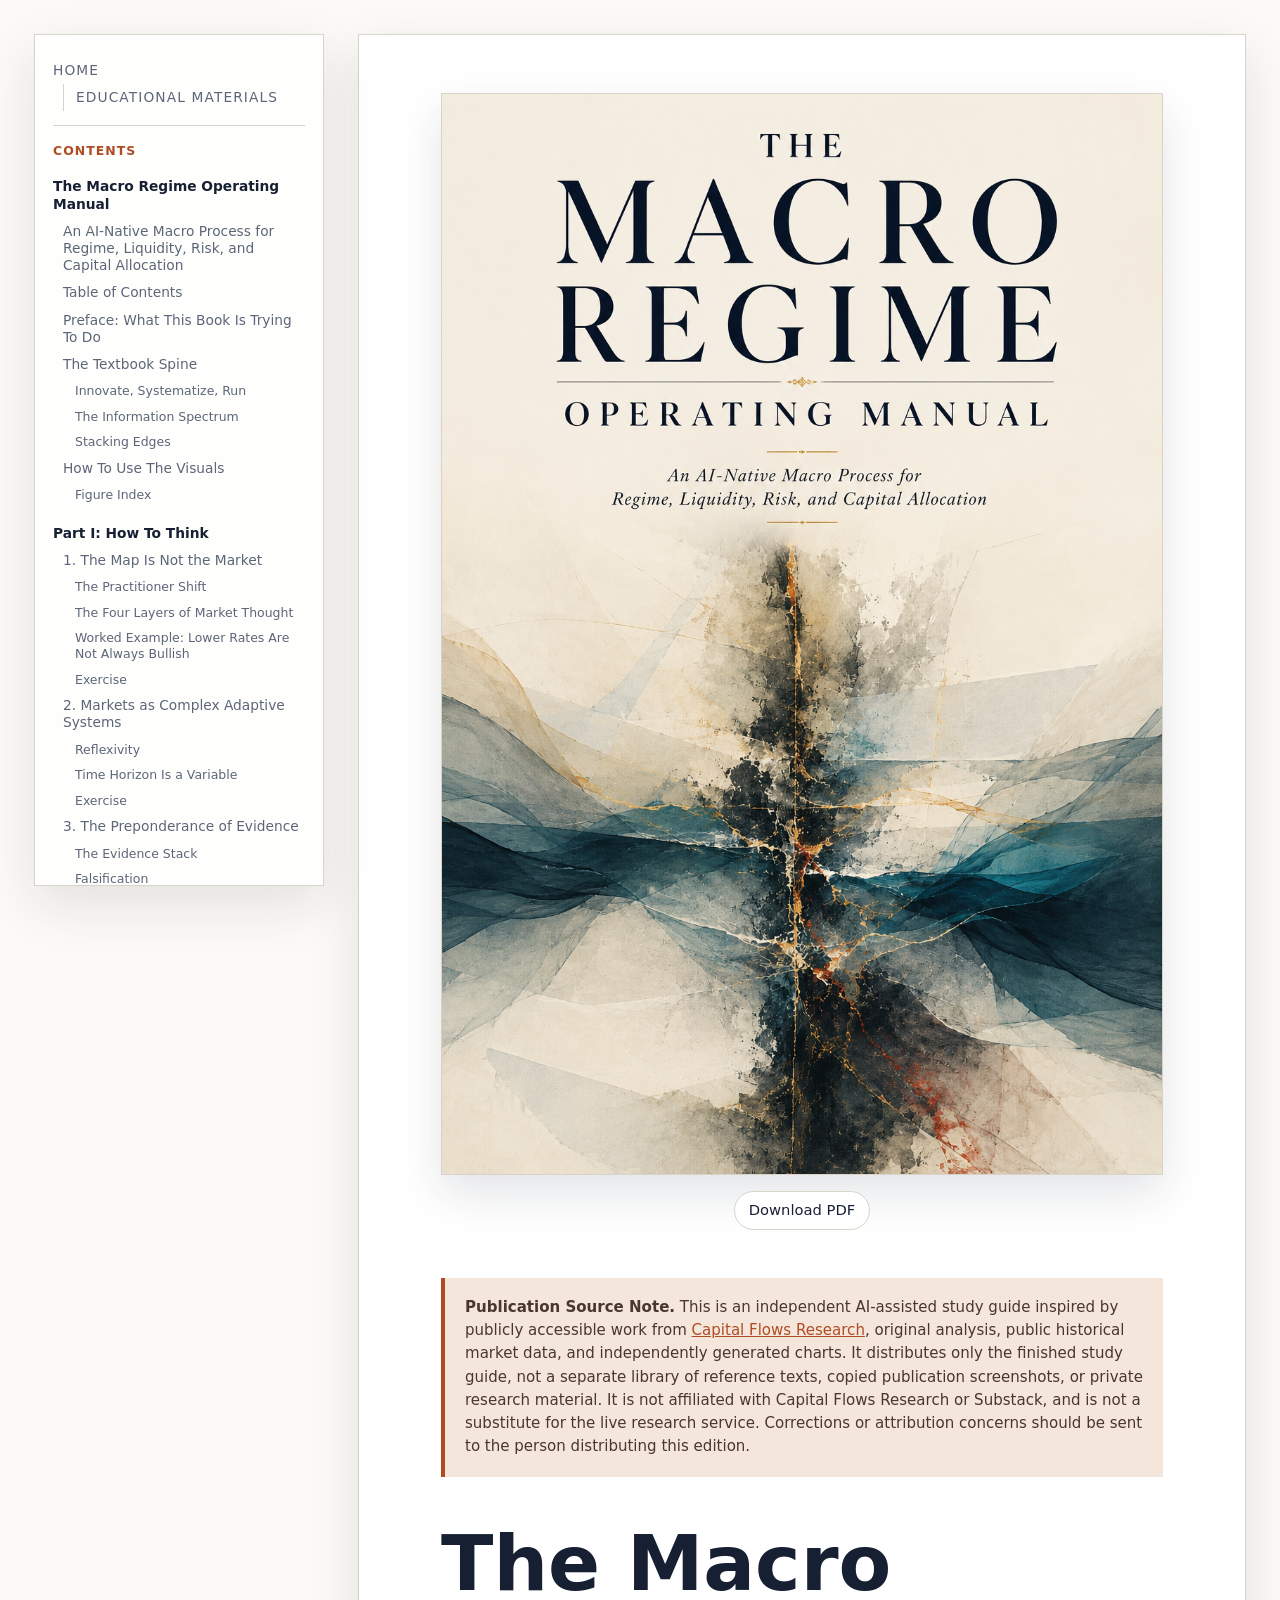
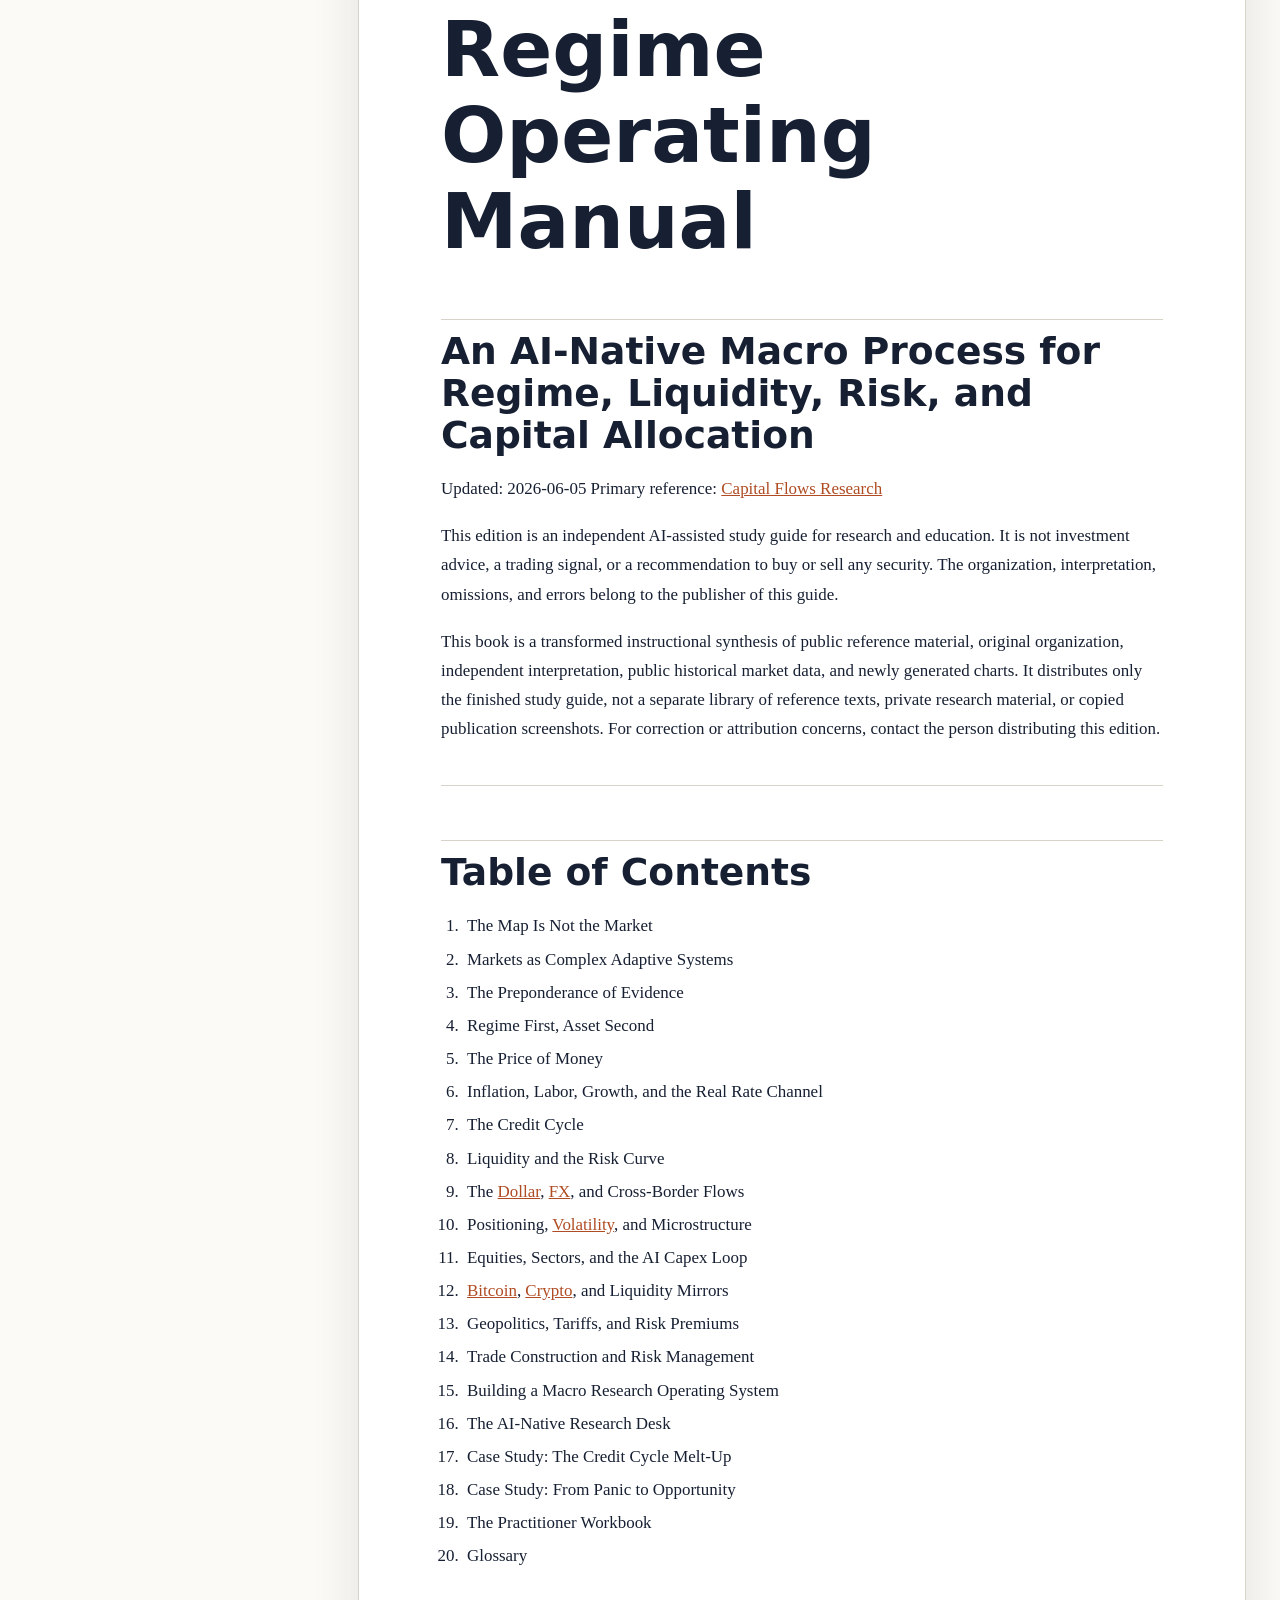
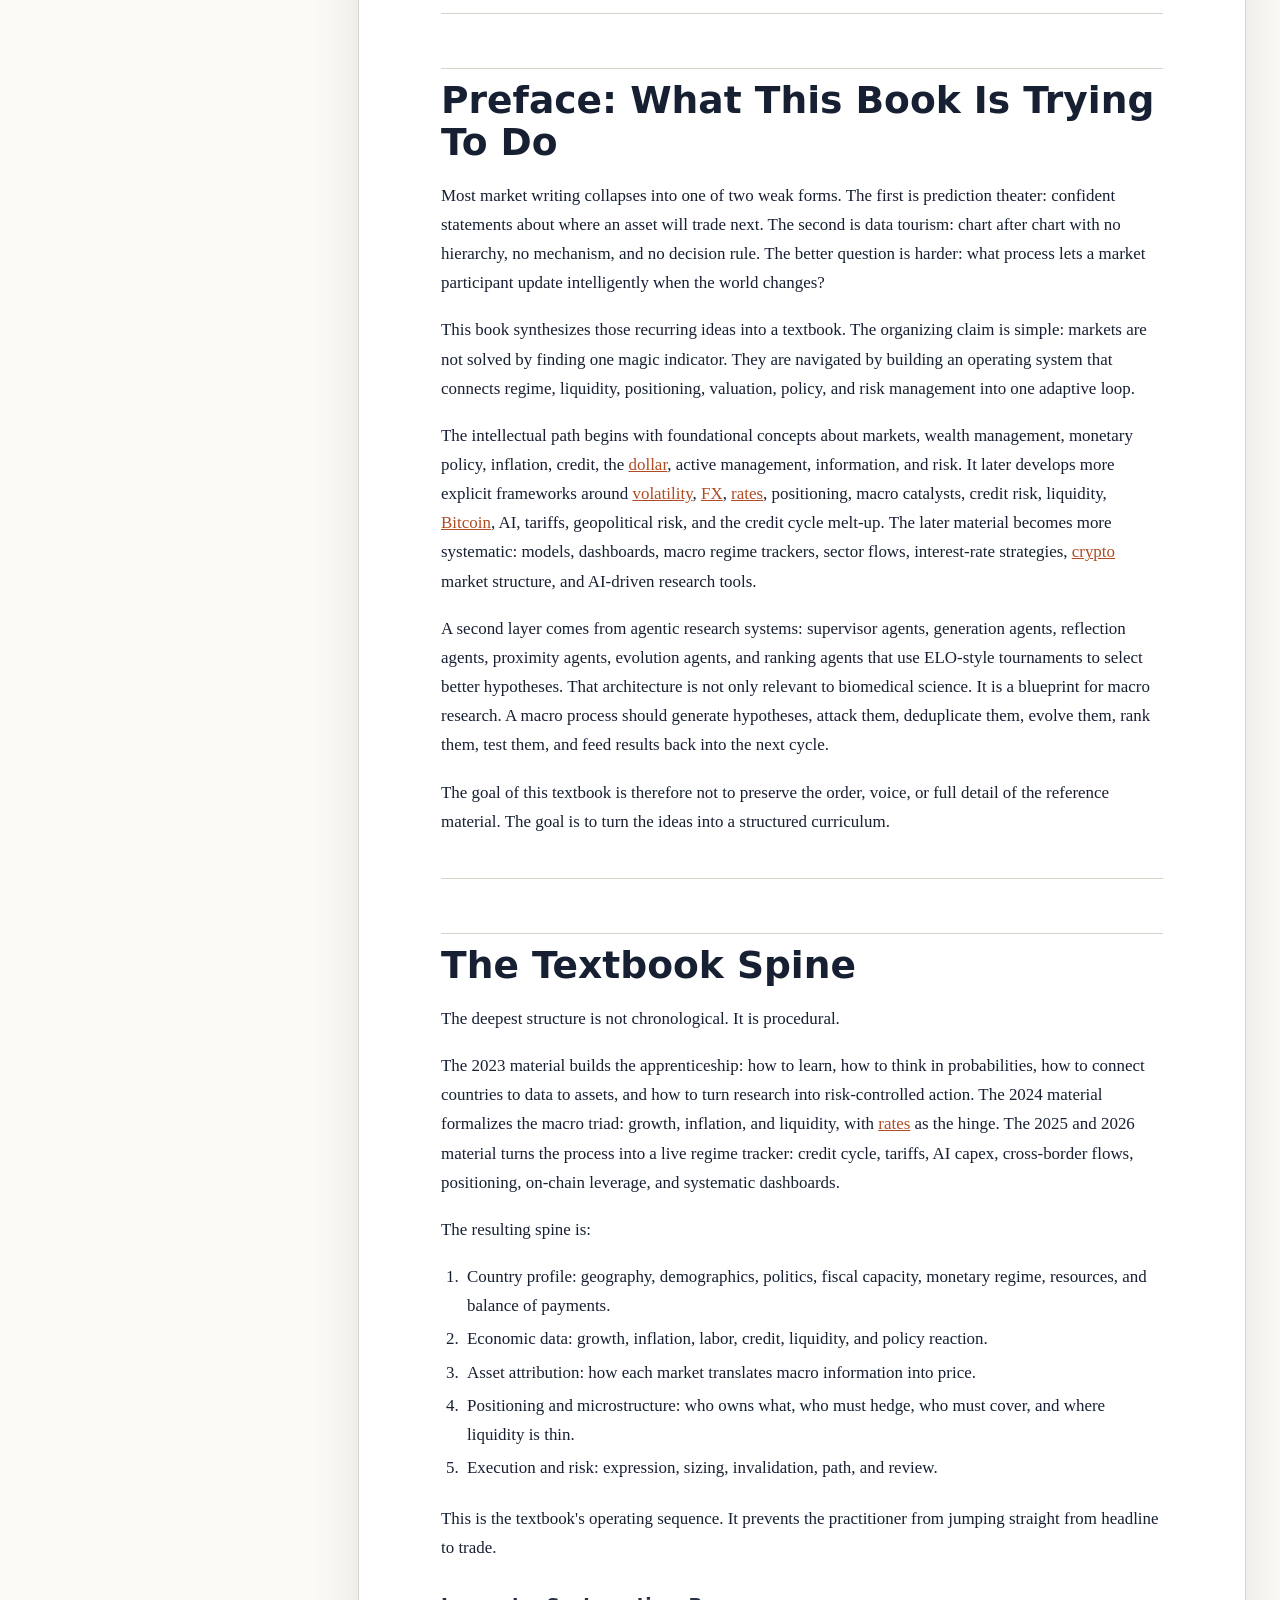
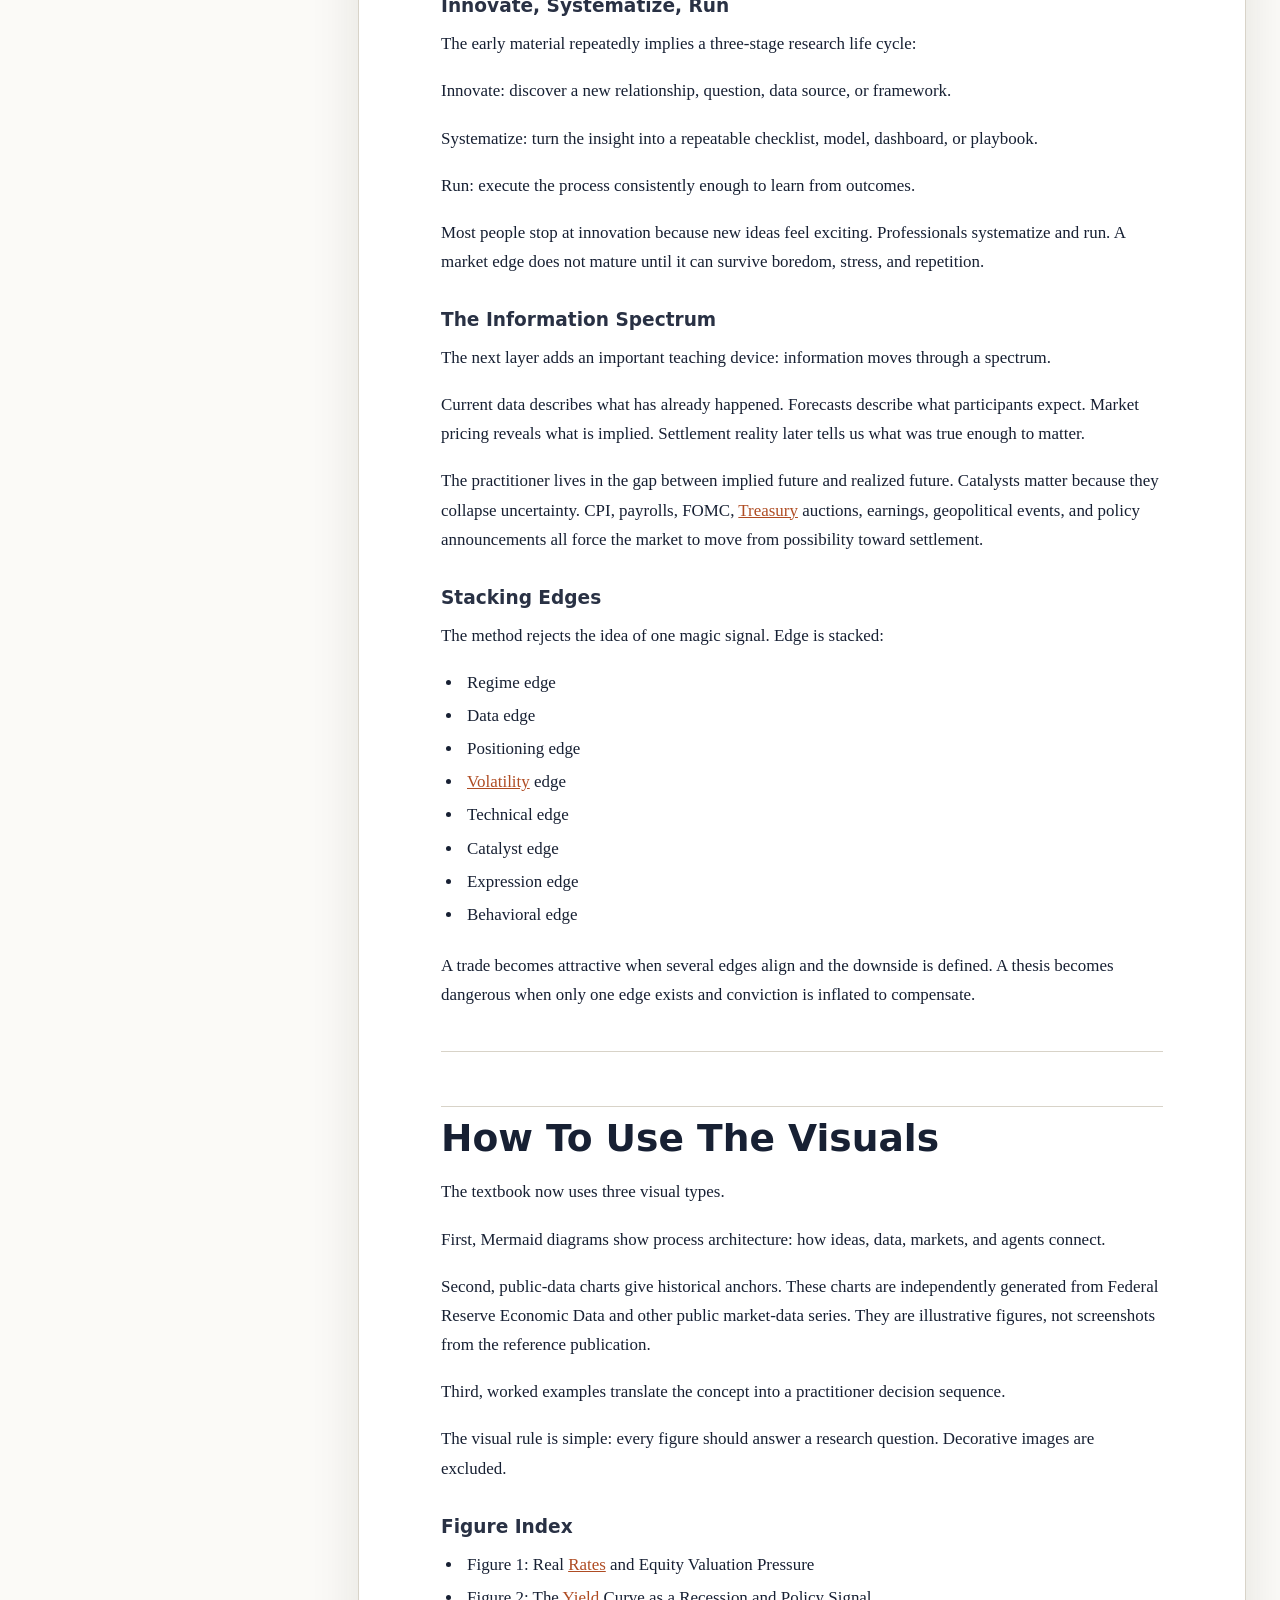
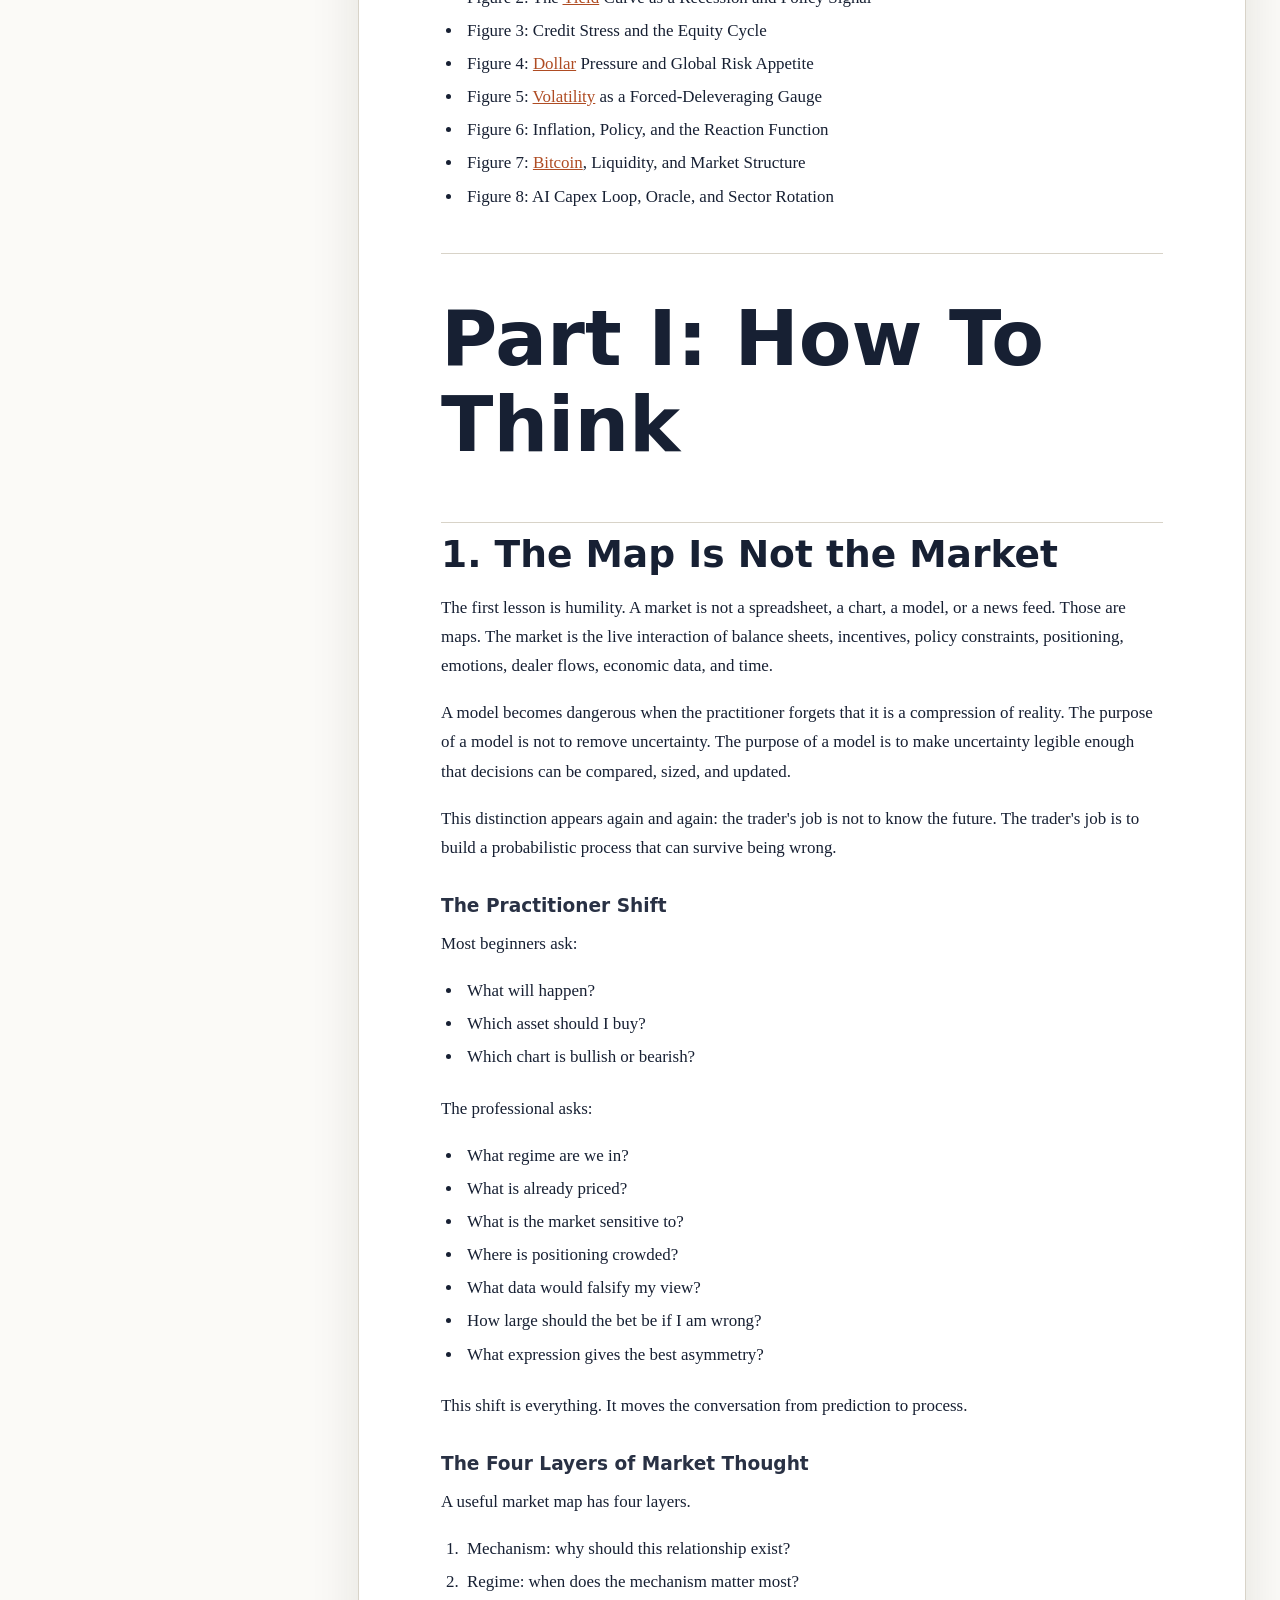
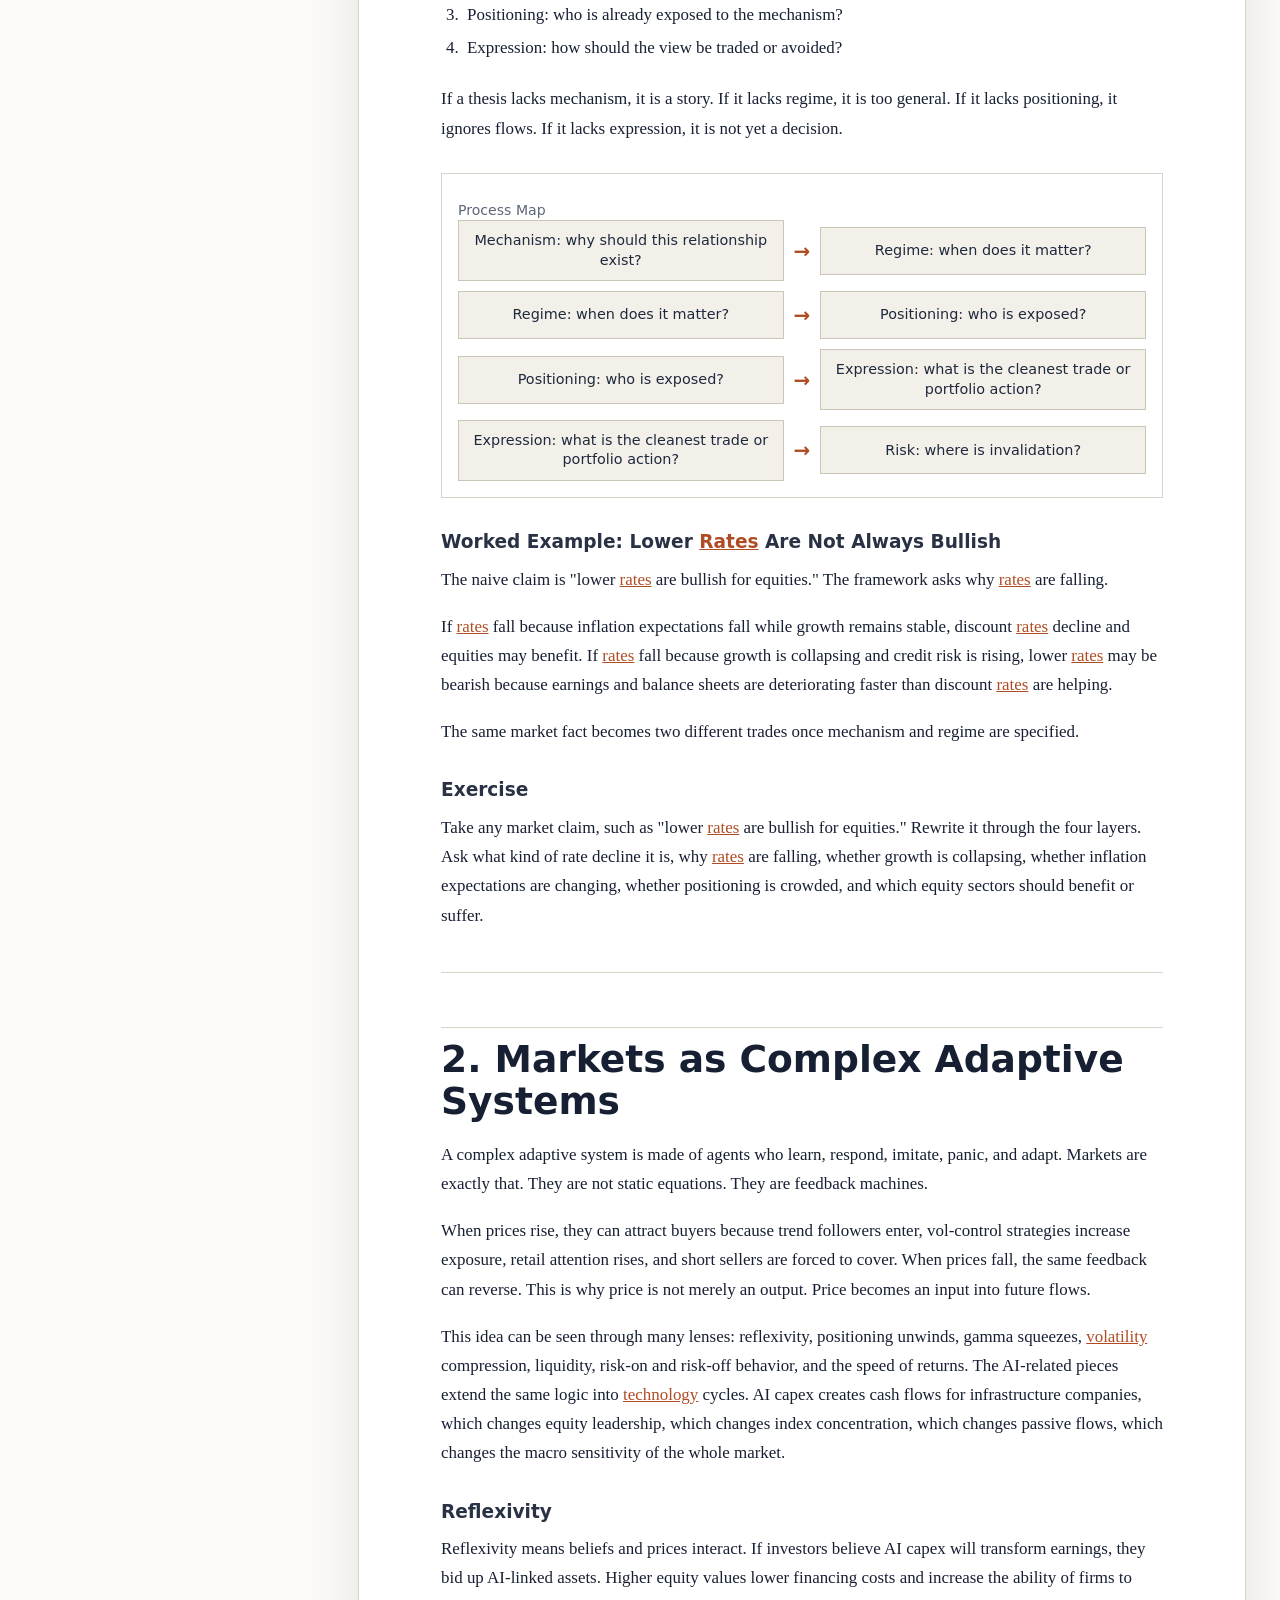
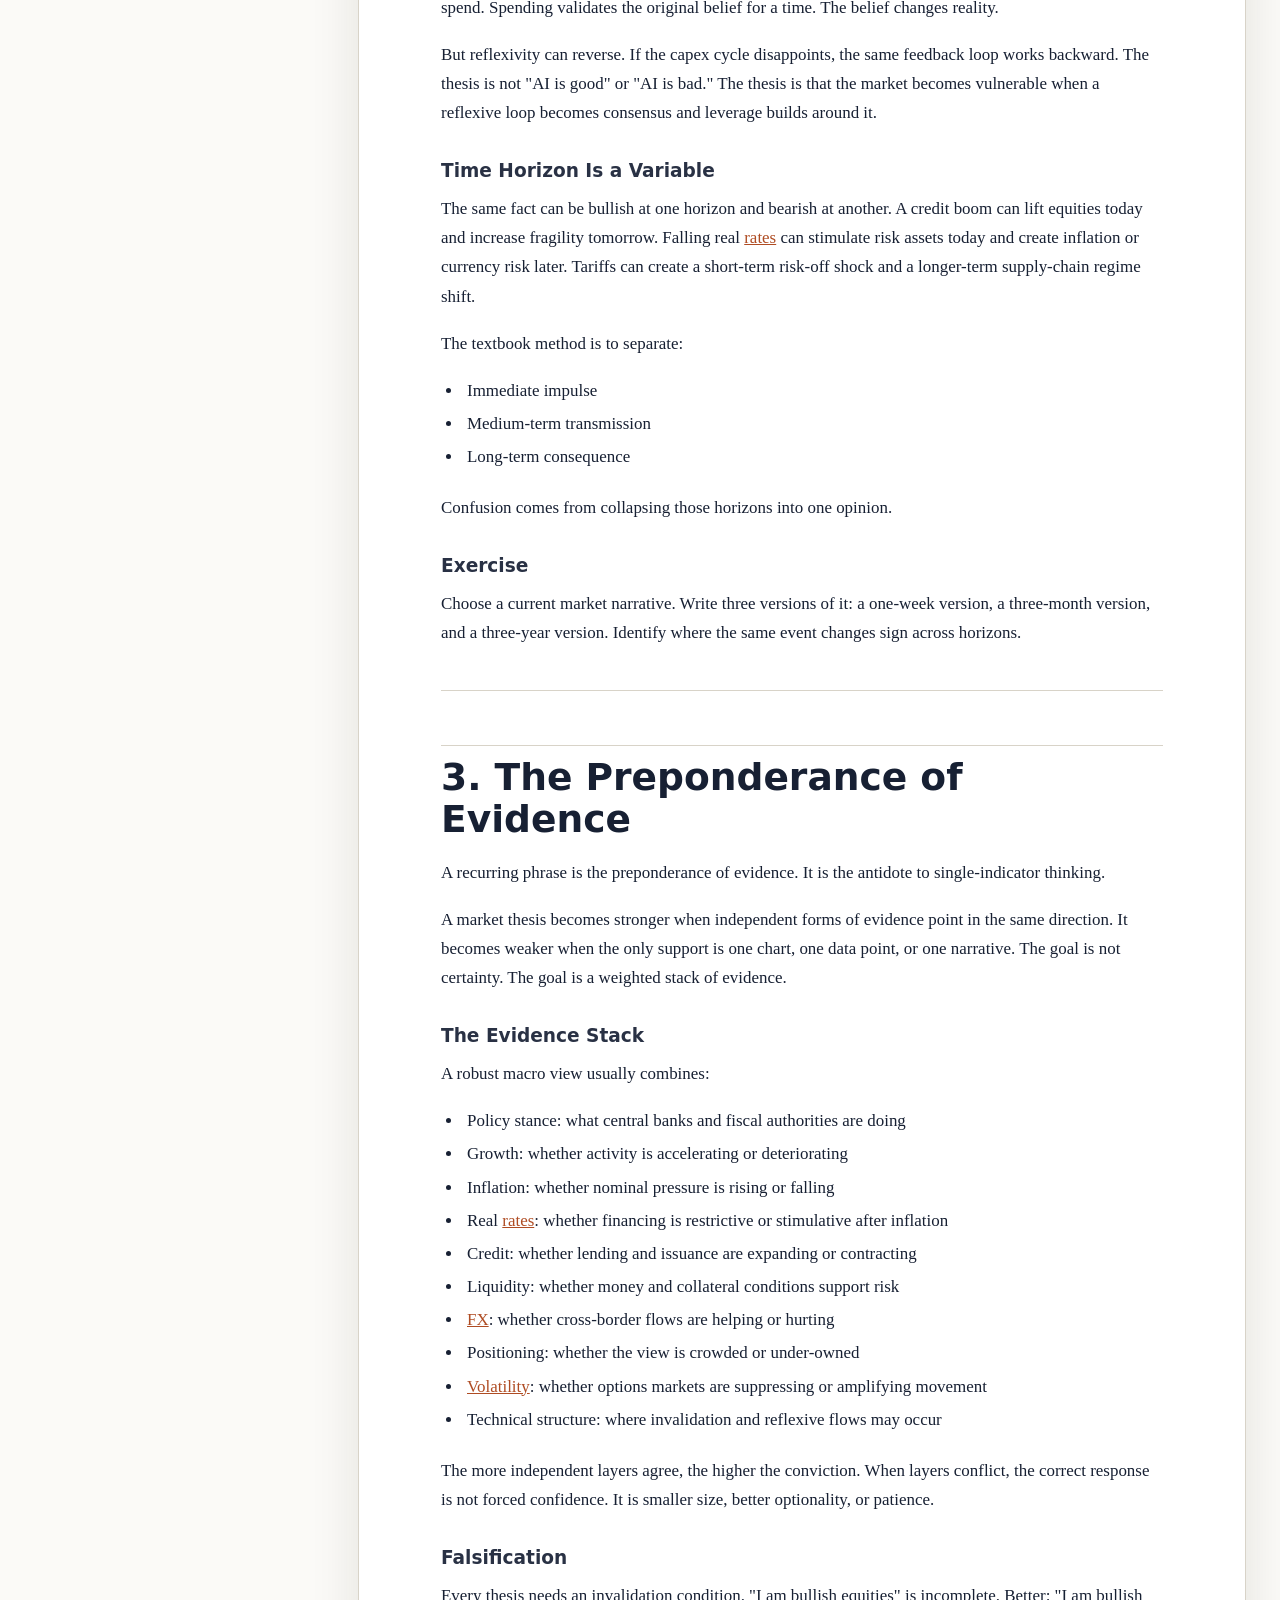
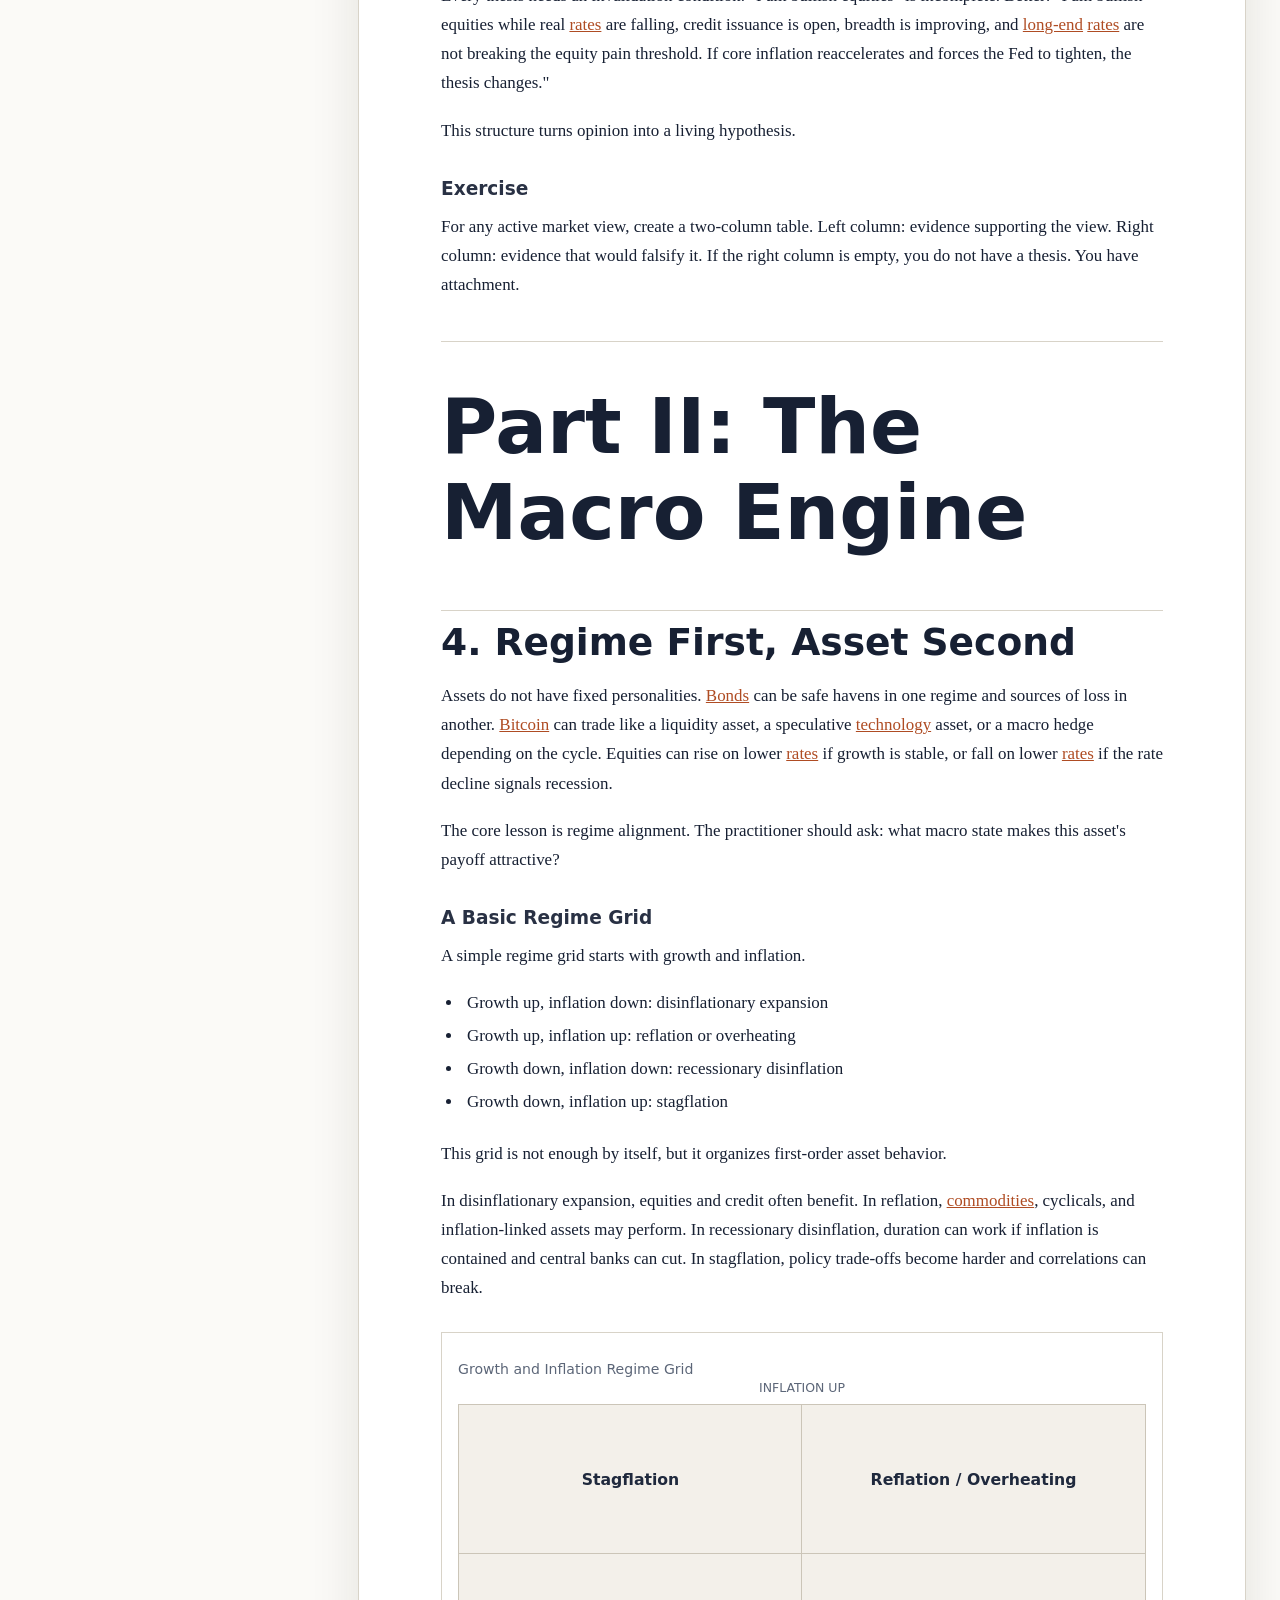
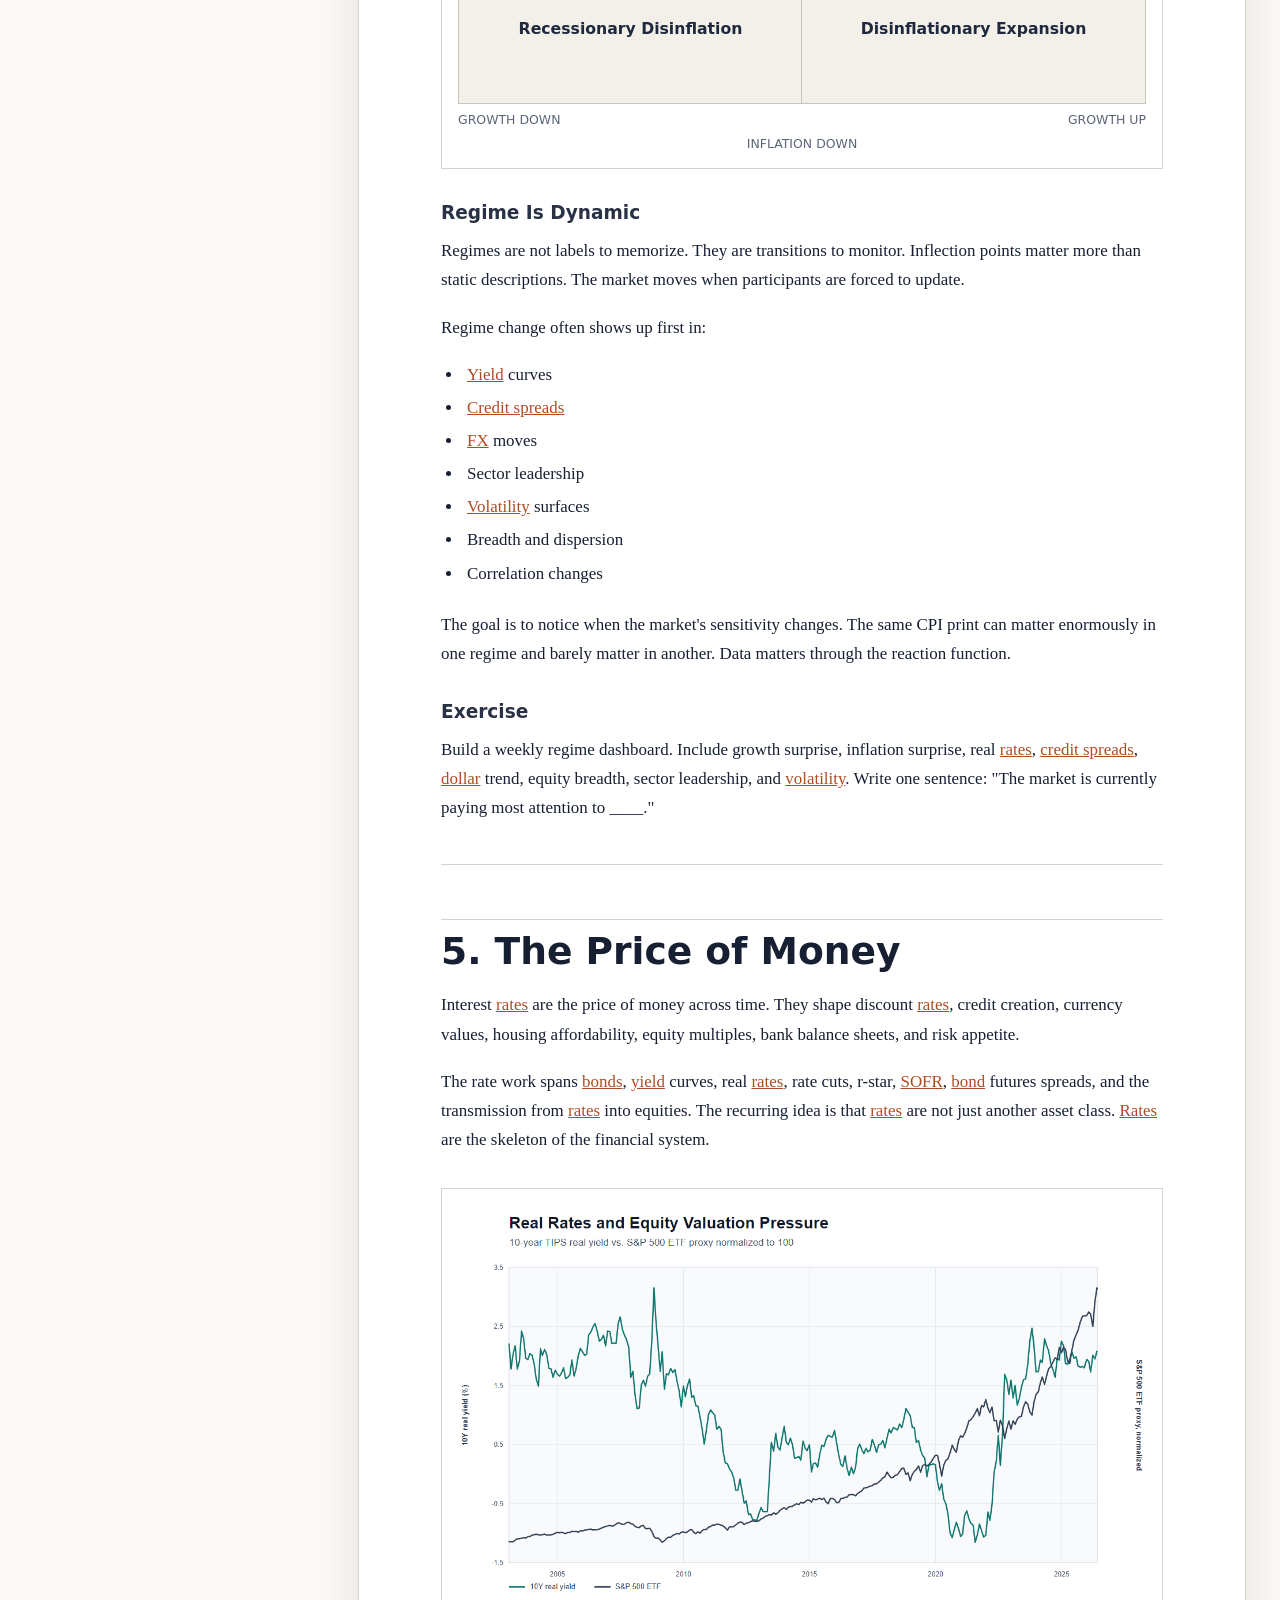
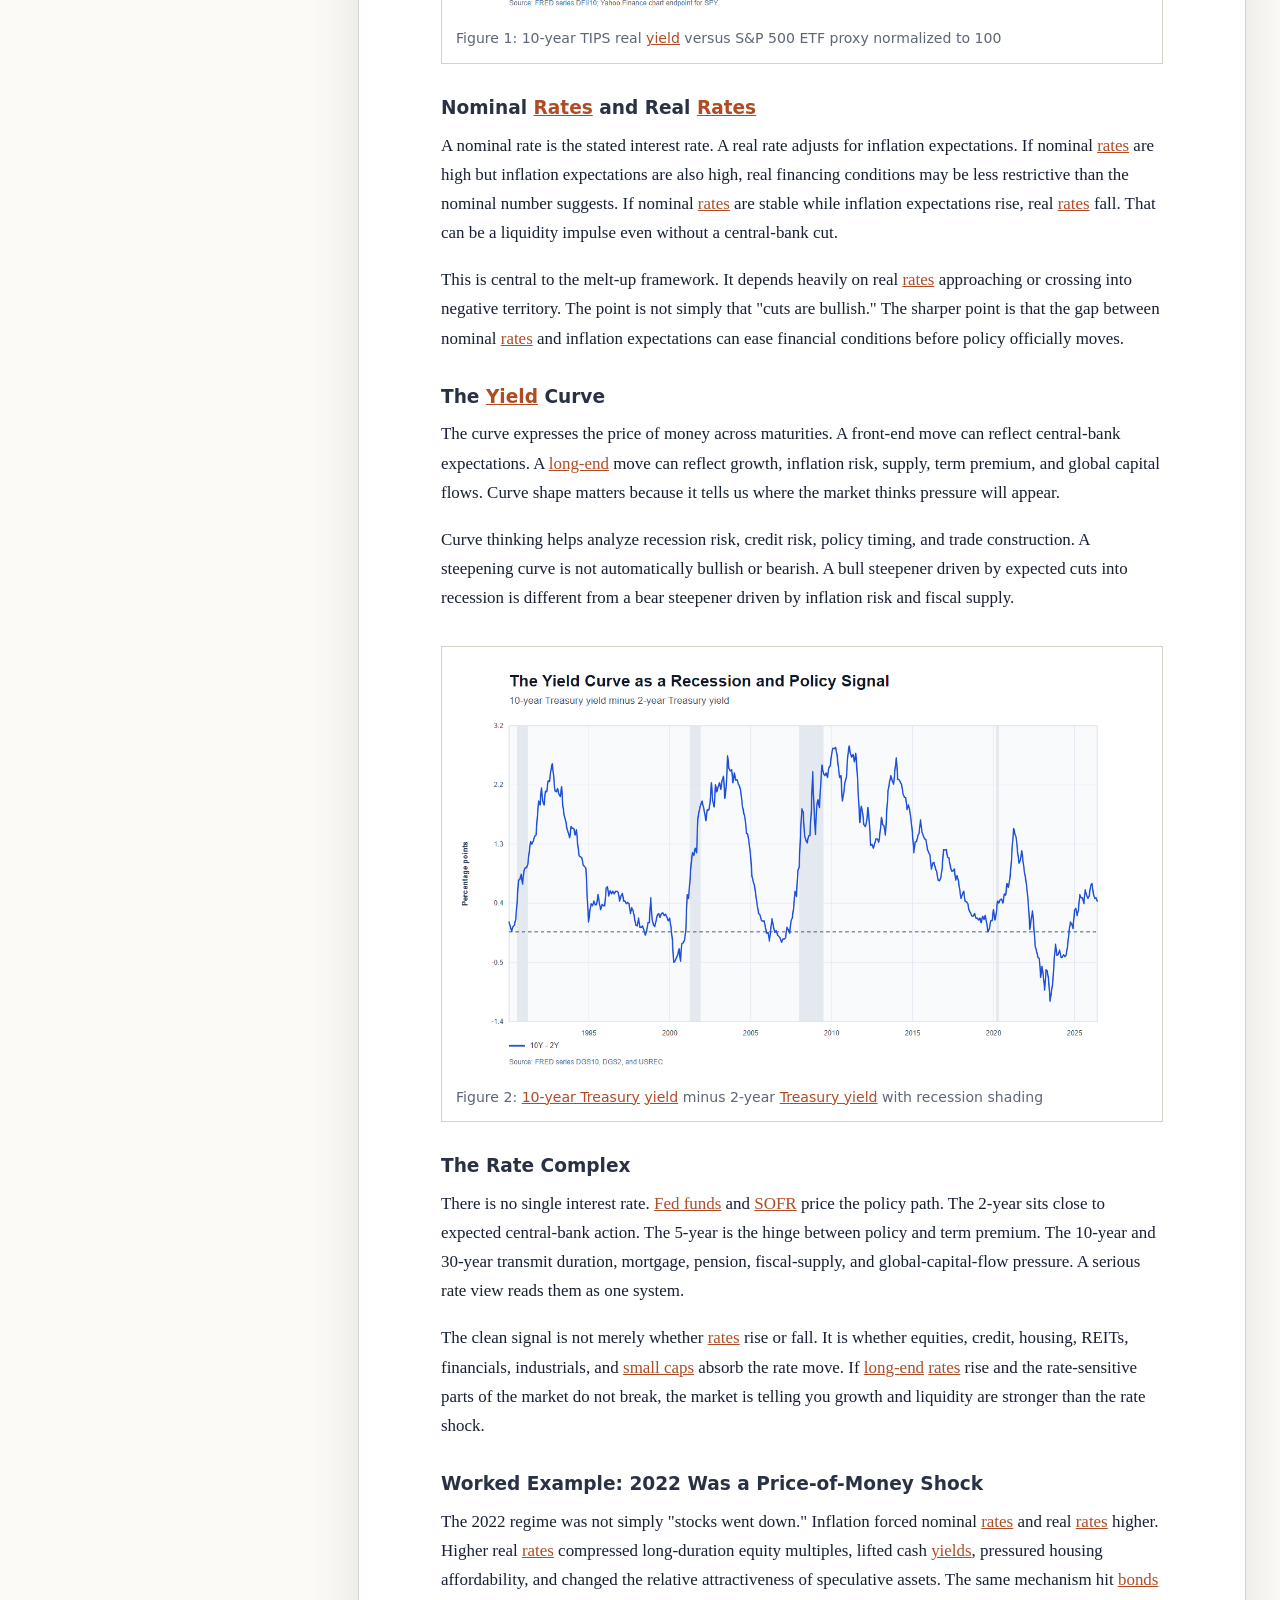
<file: index.html>
<!doctype html>
<html lang="en">
<head>
  <meta charset="utf-8">
  <meta name="viewport" content="width=device-width, initial-scale=1">
  <title>The Macro Regime Operating Manual</title>
  <meta name="description" content="An independent educational synthesis of macro regimes, liquidity, credit cycles, rates, cross-asset pressure, and AI-native research process.">
  <link rel="stylesheet" href="assets/styles.css">
</head>
<body>
  <div class="page-shell">
    <aside class="toc" aria-label="Table of contents">
      <nav class="site-nav" aria-label="Site navigation">
        <a href="https://ximxesabortion.github.io/">Home</a>
        <a href="educational_materials.html">Educational Materials</a>
      </nav>
      <div class="toc-title">Contents</div>
      <a class="toc-level-1" href="#the-macro-regime-operating-manual">The Macro Regime Operating Manual</a>
<a class="toc-level-2" href="#an-ai-native-macro-process-for-regime-liquidity-risk-and-capital-allocation">An AI-Native Macro Process for Regime, Liquidity, Risk, and Capital Allocation</a>
<a class="toc-level-2" href="#table-of-contents">Table of Contents</a>
<a class="toc-level-2" href="#preface-what-this-book-is-trying-to-do">Preface: What This Book Is Trying To Do</a>
<a class="toc-level-2" href="#the-textbook-spine">The Textbook Spine</a>
<a class="toc-level-3" href="#innovate-systematize-run">Innovate, Systematize, Run</a>
<a class="toc-level-3" href="#the-information-spectrum">The Information Spectrum</a>
<a class="toc-level-3" href="#stacking-edges">Stacking Edges</a>
<a class="toc-level-2" href="#how-to-use-the-visuals">How To Use The Visuals</a>
<a class="toc-level-3" href="#figure-index">Figure Index</a>
<a class="toc-level-1" href="#part-i-how-to-think">Part I: How To Think</a>
<a class="toc-level-2" href="#1-the-map-is-not-the-market">1. The Map Is Not the Market</a>
<a class="toc-level-3" href="#the-practitioner-shift">The Practitioner Shift</a>
<a class="toc-level-3" href="#the-four-layers-of-market-thought">The Four Layers of Market Thought</a>
<a class="toc-level-3" href="#worked-example-lower-rates-are-not-always-bullish">Worked Example: Lower Rates Are Not Always Bullish</a>
<a class="toc-level-3" href="#exercise">Exercise</a>
<a class="toc-level-2" href="#2-markets-as-complex-adaptive-systems">2. Markets as Complex Adaptive Systems</a>
<a class="toc-level-3" href="#reflexivity">Reflexivity</a>
<a class="toc-level-3" href="#time-horizon-is-a-variable">Time Horizon Is a Variable</a>
<a class="toc-level-3" href="#exercise-2">Exercise</a>
<a class="toc-level-2" href="#3-the-preponderance-of-evidence">3. The Preponderance of Evidence</a>
<a class="toc-level-3" href="#the-evidence-stack">The Evidence Stack</a>
<a class="toc-level-3" href="#falsification">Falsification</a>
<a class="toc-level-3" href="#exercise-3">Exercise</a>
<a class="toc-level-1" href="#part-ii-the-macro-engine">Part II: The Macro Engine</a>
<a class="toc-level-2" href="#4-regime-first-asset-second">4. Regime First, Asset Second</a>
<a class="toc-level-3" href="#a-basic-regime-grid">A Basic Regime Grid</a>
<a class="toc-level-3" href="#regime-is-dynamic">Regime Is Dynamic</a>
<a class="toc-level-3" href="#exercise-4">Exercise</a>
<a class="toc-level-2" href="#5-the-price-of-money">5. The Price of Money</a>
<a class="toc-level-3" href="#nominal-rates-and-real-rates">Nominal Rates and Real Rates</a>
<a class="toc-level-3" href="#the-yield-curve">The Yield Curve</a>
<a class="toc-level-3" href="#the-rate-complex">The Rate Complex</a>
<a class="toc-level-3" href="#worked-example-2022-was-a-price-of-money-shock">Worked Example: 2022 Was a Price-of-Money Shock</a>
<a class="toc-level-3" href="#exercise-5">Exercise</a>
<a class="toc-level-2" href="#6-inflation-labor-growth-and-the-real-rate-channel">6. Inflation, Labor, Growth, and the Real Rate Channel</a>
<a class="toc-level-3" href="#inflation">Inflation</a>
<a class="toc-level-3" href="#labor">Labor</a>
<a class="toc-level-3" href="#growth">Growth</a>
<a class="toc-level-3" href="#the-real-rate-channel">The Real Rate Channel</a>
<a class="toc-level-3" href="#exercise-6">Exercise</a>
<a class="toc-level-2" href="#7-the-credit-cycle">7. The Credit Cycle</a>
<a class="toc-level-3" href="#credit-leads-confirms-and-warns">Credit Leads, Confirms, and Warns</a>
<a class="toc-level-3" href="#the-three-endings">The Three Endings</a>
<a class="toc-level-3" href="#historical-example-2008-2020-and-the-credit-signal">Historical Example: 2008, 2020, and the Credit Signal</a>
<a class="toc-level-3" href="#exercise-7">Exercise</a>
<a class="toc-level-2" href="#8-liquidity-and-the-risk-curve">8. Liquidity and the Risk Curve</a>
<a class="toc-level-3" href="#the-risk-curve">The Risk Curve</a>
<a class="toc-level-3" href="#liquidity-is-not-always-visible-first-in-the-same-asset">Liquidity Is Not Always Visible First in the Same Asset</a>
<a class="toc-level-3" href="#worked-example-liquidity-without-a-rate-cut">Worked Example: Liquidity Without a Rate Cut</a>
<a class="toc-level-3" href="#exercise-8">Exercise</a>
<a class="toc-level-2" href="#9-the-dollar-fx-and-cross-border-flows">9. The Dollar, FX, and Cross-Border Flows</a>
<a class="toc-level-3" href="#surplus-and-deficit-countries">Surplus and Deficit Countries</a>
<a class="toc-level-3" href="#the-dollar">The Dollar</a>
<a class="toc-level-3" href="#the-yen">The Yen</a>
<a class="toc-level-3" href="#worked-example-dollar-strength-as-global-tightening">Worked Example: Dollar Strength as Global Tightening</a>
<a class="toc-level-3" href="#exercise-9">Exercise</a>
<a class="toc-level-1" href="#part-iii-market-transmission">Part III: Market Transmission</a>
<a class="toc-level-2" href="#10-positioning-volatility-and-microstructure">10. Positioning, Volatility, and Microstructure</a>
<a class="toc-level-3" href="#positioning">Positioning</a>
<a class="toc-level-3" href="#volatility">Volatility</a>
<a class="toc-level-3" href="#gamma-and-dealer-effects">Gamma and Dealer Effects</a>
<a class="toc-level-3" href="#mania-gamma-and-inelastic-markets">Mania, Gamma, and Inelastic Markets</a>
<a class="toc-level-3" href="#worked-example-volatility-compression-before-a-break">Worked Example: Volatility Compression Before a Break</a>
<a class="toc-level-3" href="#exercise-10">Exercise</a>
<a class="toc-level-2" href="#11-equities-sectors-and-the-ai-capex-loop">11. Equities, Sectors, and the AI Capex Loop</a>
<a class="toc-level-3" href="#index-concentration">Index Concentration</a>
<a class="toc-level-3" href="#ai-capex-as-macro">AI Capex as Macro</a>
<a class="toc-level-3" href="#worked-example-single-stock-macro-attribution">Worked Example: Single-Stock Macro Attribution</a>
<a class="toc-level-3" href="#ai-deception-and-tail-compression">AI Deception and Tail Compression</a>
<a class="toc-level-3" href="#sector-rotation">Sector Rotation</a>
<a class="toc-level-3" href="#exercise-11">Exercise</a>
<a class="toc-level-2" href="#12-bitcoin-crypto-and-liquidity-mirrors">12. Bitcoin, Crypto, and Liquidity Mirrors</a>
<a class="toc-level-3" href="#liquidity-mirror">Liquidity Mirror</a>
<a class="toc-level-3" href="#market-structure">Market Structure</a>
<a class="toc-level-3" href="#on-chain-leverage-and-funding-rates">On-Chain Leverage and Funding Rates</a>
<a class="toc-level-3" href="#the-trader-s-trilemma">The Trader&#x27;s Trilemma</a>
<a class="toc-level-3" href="#worked-example-bitcoin-as-two-trades-at-once">Worked Example: Bitcoin as Two Trades at Once</a>
<a class="toc-level-3" href="#exercise-12">Exercise</a>
<a class="toc-level-2" href="#13-geopolitics-tariffs-and-risk-premiums">13. Geopolitics, Tariffs, and Risk Premiums</a>
<a class="toc-level-3" href="#tariffs">Tariffs</a>
<a class="toc-level-3" href="#economic-warfare">Economic Warfare</a>
<a class="toc-level-3" href="#risk-premium-fade">Risk Premium Fade</a>
<a class="toc-level-3" href="#exercise-13">Exercise</a>
<a class="toc-level-1" href="#part-iv-decisions">Part IV: Decisions</a>
<a class="toc-level-2" href="#14-trade-construction-and-risk-management">14. Trade Construction and Risk Management</a>
<a class="toc-level-3" href="#expression">Expression</a>
<a class="toc-level-3" href="#sizing">Sizing</a>
<a class="toc-level-3" href="#inaction">Inaction</a>
<a class="toc-level-3" href="#exercise-14">Exercise</a>
<a class="toc-level-2" href="#15-building-a-macro-research-operating-system">15. Building a Macro Research Operating System</a>
<a class="toc-level-3" href="#the-macro-regime-tracker">The Macro Regime Tracker</a>
<a class="toc-level-3" href="#driver-decomposition">Driver Decomposition</a>
<a class="toc-level-3" href="#the-weekly-loop">The Weekly Loop</a>
<a class="toc-level-3" href="#the-daily-loop">The Daily Loop</a>
<a class="toc-level-3" href="#the-error-log">The Error Log</a>
<a class="toc-level-3" href="#the-research-rhythm">The Research Rhythm</a>
<a class="toc-level-2" href="#16-the-ai-native-research-desk">16. The AI-Native Research Desk</a>
<a class="toc-level-3" href="#the-agent-stack">The Agent Stack</a>
<a class="toc-level-3" href="#the-elo-tournament-for-macro-ideas">The ELO Tournament for Macro Ideas</a>
<a class="toc-level-3" href="#the-ai-native-research-stack">The AI-Native Research Stack</a>
<a class="toc-level-3" href="#exercise-15">Exercise</a>
<a class="toc-level-1" href="#part-v-integrated-case-studies">Part V: Integrated Case Studies</a>
<a class="toc-level-2" href="#17-case-study-the-credit-cycle-melt-up">17. Case Study: The Credit Cycle Melt-Up</a>
<a class="toc-level-3" href="#mechanism">Mechanism</a>
<a class="toc-level-3" href="#evidence-stack">Evidence Stack</a>
<a class="toc-level-3" href="#invalidation">Invalidation</a>
<a class="toc-level-3" href="#trade-expressions">Trade Expressions</a>
<a class="toc-level-3" href="#lesson">Lesson</a>
<a class="toc-level-2" href="#18-case-study-from-panic-to-opportunity">18. Case Study: From Panic to Opportunity</a>
<a class="toc-level-3" href="#panic-checklist">Panic Checklist</a>
<a class="toc-level-3" href="#lesson-2">Lesson</a>
<a class="toc-level-1" href="#part-vi-workbook">Part VI: Workbook</a>
<a class="toc-level-2" href="#19-the-practitioner-workbook">19. The Practitioner Workbook</a>
<a class="toc-level-3" href="#country-to-trade-map">Country-to-Trade Map</a>
<a class="toc-level-3" href="#information-spectrum-map">Information Spectrum Map</a>
<a class="toc-level-3" href="#weekly-regime-template">Weekly Regime Template</a>
<a class="toc-level-3" href="#thesis-tournament-template">Thesis Tournament Template</a>
<a class="toc-level-3" href="#trade-review-template">Trade Review Template</a>
<a class="toc-level-3" href="#stacked-edge-scorecard">Stacked Edge Scorecard</a>
<a class="toc-level-2" href="#20-glossary">20. Glossary</a>
<a class="toc-level-2" href="#closing-the-edge-is-the-loop">Closing: The Edge Is the Loop</a>
    </aside>
    <main class="book">
      
      <section class="cover-page" aria-label="Title page">
        <img src="assets/figures/macro_regime_operating_manual_title_page.png" alt="The Macro Regime Operating Manual title page">
        <p class="cover-actions"><a href="macro-regime-operating-manual.pdf">Download PDF</a></p>
      </section>
      
      <section class="publication-note" aria-label="Publication source note">
        <strong>Publication Source Note.</strong>
        This is an independent AI-assisted study guide inspired by publicly accessible work from
        <a href="https://www.capitalflowsresearch.com/">Capital Flows Research</a>, original analysis,
        public historical market data, and independently generated charts. It distributes only the finished
        study guide, not a separate library of reference texts, copied publication screenshots, or private
        research material. It is not affiliated with Capital Flows Research or Substack, and is not a substitute
        for the live research service. Corrections or attribution concerns should be sent to the person
        distributing this edition.
      </section>
      <h1 id="the-macro-regime-operating-manual">The Macro Regime Operating Manual</h1>
<h2 id="an-ai-native-macro-process-for-regime-liquidity-risk-and-capital-allocation" class="chapter-title">An AI-Native Macro Process for Regime, Liquidity, Risk, and Capital Allocation</h2>
<p>Updated: 2026-06-05 Primary reference: <a href="https://www.capitalflowsresearch.com/">Capital Flows Research</a></p>
<p>This edition is an independent AI-assisted study guide for research and education. It is not investment advice, a trading signal, or a recommendation to buy or sell any security. The organization, interpretation, omissions, and errors belong to the publisher of this guide.</p>
<p>This book is a transformed instructional synthesis of public reference material, original organization, independent interpretation, public historical market data, and newly generated charts. It distributes only the finished study guide, not a separate library of reference texts, private research material, or copied publication screenshots. For correction or attribution concerns, contact the person distributing this edition.</p>
<hr>
<h2 id="table-of-contents" class="chapter-title">Table of Contents</h2>
<ol>
<li>The Map Is Not the Market</li>
<li>Markets as Complex Adaptive Systems</li>
<li>The Preponderance of Evidence</li>
<li>Regime First, Asset Second</li>
<li>The Price of Money</li>
<li>Inflation, Labor, Growth, and the Real Rate Channel</li>
<li>The Credit Cycle</li>
<li>Liquidity and the Risk Curve</li>
<li>The <a class="ticker-link" href="https://www.tradingview.com/chart/?symbol=TVC:DXY" target="_blank" rel="noopener noreferrer">Dollar</a>, <a class="ticker-link" href="https://www.tradingview.com/chart/?symbol=TVC:DXY" target="_blank" rel="noopener noreferrer">FX</a>, and Cross-Border Flows</li>
<li>Positioning, <a class="ticker-link" href="https://www.tradingview.com/chart/?symbol=TVC:VIX" target="_blank" rel="noopener noreferrer">Volatility</a>, and Microstructure</li>
<li>Equities, Sectors, and the AI Capex Loop</li>
<li><a class="ticker-link" href="https://www.tradingview.com/chart/?symbol=BITSTAMP:BTCUSD" target="_blank" rel="noopener noreferrer">Bitcoin</a>, <a class="ticker-link" href="https://www.tradingview.com/chart/?symbol=CRYPTOCAP:TOTAL" target="_blank" rel="noopener noreferrer">Crypto</a>, and Liquidity Mirrors</li>
<li>Geopolitics, Tariffs, and Risk Premiums</li>
<li>Trade Construction and Risk Management</li>
<li>Building a Macro Research Operating System</li>
<li>The AI-Native Research Desk</li>
<li>Case Study: The Credit Cycle Melt-Up</li>
<li>Case Study: From Panic to Opportunity</li>
<li>The Practitioner Workbook</li>
<li>Glossary</li>
</ol>
<hr>
<h2 id="preface-what-this-book-is-trying-to-do" class="chapter-title">Preface: What This Book Is Trying To Do</h2>
<p>Most market writing collapses into one of two weak forms. The first is prediction theater: confident statements about where an asset will trade next. The second is data tourism: chart after chart with no hierarchy, no mechanism, and no decision rule. The better question is harder: what process lets a market participant update intelligently when the world changes?</p>
<p>This book synthesizes those recurring ideas into a textbook. The organizing claim is simple: markets are not solved by finding one magic indicator. They are navigated by building an operating system that connects regime, liquidity, positioning, valuation, policy, and risk management into one adaptive loop.</p>
<p>The intellectual path begins with foundational concepts about markets, wealth management, monetary policy, inflation, credit, the <a class="ticker-link" href="https://www.tradingview.com/chart/?symbol=TVC:DXY" target="_blank" rel="noopener noreferrer">dollar</a>, active management, information, and risk. It later develops more explicit frameworks around <a class="ticker-link" href="https://www.tradingview.com/chart/?symbol=TVC:VIX" target="_blank" rel="noopener noreferrer">volatility</a>, <a class="ticker-link" href="https://www.tradingview.com/chart/?symbol=TVC:DXY" target="_blank" rel="noopener noreferrer">FX</a>, <a class="ticker-link" href="https://www.tradingview.com/chart/?symbol=TVC:US10Y" target="_blank" rel="noopener noreferrer">rates</a>, positioning, macro catalysts, credit risk, liquidity, <a class="ticker-link" href="https://www.tradingview.com/chart/?symbol=BITSTAMP:BTCUSD" target="_blank" rel="noopener noreferrer">Bitcoin</a>, AI, tariffs, geopolitical risk, and the credit cycle melt-up. The later material becomes more systematic: models, dashboards, macro regime trackers, sector flows, interest-rate strategies, <a class="ticker-link" href="https://www.tradingview.com/chart/?symbol=CRYPTOCAP:TOTAL" target="_blank" rel="noopener noreferrer">crypto</a> market structure, and AI-driven research tools.</p>
<p>A second layer comes from agentic research systems: supervisor agents, generation agents, reflection agents, proximity agents, evolution agents, and ranking agents that use ELO-style tournaments to select better hypotheses. That architecture is not only relevant to biomedical science. It is a blueprint for macro research. A macro process should generate hypotheses, attack them, deduplicate them, evolve them, rank them, test them, and feed results back into the next cycle.</p>
<p>The goal of this textbook is therefore not to preserve the order, voice, or full detail of the reference material. The goal is to turn the ideas into a structured curriculum.</p>
<hr>
<h2 id="the-textbook-spine" class="chapter-title">The Textbook Spine</h2>
<p>The deepest structure is not chronological. It is procedural.</p>
<p>The 2023 material builds the apprenticeship: how to learn, how to think in probabilities, how to connect countries to data to assets, and how to turn research into risk-controlled action. The 2024 material formalizes the macro triad: growth, inflation, and liquidity, with <a class="ticker-link" href="https://www.tradingview.com/chart/?symbol=TVC:US10Y" target="_blank" rel="noopener noreferrer">rates</a> as the hinge. The 2025 and 2026 material turns the process into a live regime tracker: credit cycle, tariffs, AI capex, cross-border flows, positioning, on-chain leverage, and systematic dashboards.</p>
<p>The resulting spine is:</p>
<ol>
<li>Country profile: geography, demographics, politics, fiscal capacity, monetary regime, resources, and balance of payments.</li>
<li>Economic data: growth, inflation, labor, credit, liquidity, and policy reaction.</li>
<li>Asset attribution: how each market translates macro information into price.</li>
<li>Positioning and microstructure: who owns what, who must hedge, who must cover, and where liquidity is thin.</li>
<li>Execution and risk: expression, sizing, invalidation, path, and review.</li>
</ol>
<p>This is the textbook&#x27;s operating sequence. It prevents the practitioner from jumping straight from headline to trade.</p>
<h3 id="innovate-systematize-run">Innovate, Systematize, Run</h3>
<p>The early material repeatedly implies a three-stage research life cycle:</p>
<p>Innovate: discover a new relationship, question, data source, or framework.</p>
<p>Systematize: turn the insight into a repeatable checklist, model, dashboard, or playbook.</p>
<p>Run: execute the process consistently enough to learn from outcomes.</p>
<p>Most people stop at innovation because new ideas feel exciting. Professionals systematize and run. A market edge does not mature until it can survive boredom, stress, and repetition.</p>
<h3 id="the-information-spectrum">The Information Spectrum</h3>
<p>The next layer adds an important teaching device: information moves through a spectrum.</p>
<p>Current data describes what has already happened. Forecasts describe what participants expect. Market pricing reveals what is implied. Settlement reality later tells us what was true enough to matter.</p>
<p>The practitioner lives in the gap between implied future and realized future. Catalysts matter because they collapse uncertainty. CPI, payrolls, FOMC, <a class="ticker-link" href="https://www.tradingview.com/chart/?symbol=NASDAQ:TLT" target="_blank" rel="noopener noreferrer">Treasury</a> auctions, earnings, geopolitical events, and policy announcements all force the market to move from possibility toward settlement.</p>
<h3 id="stacking-edges">Stacking Edges</h3>
<p>The method rejects the idea of one magic signal. Edge is stacked:</p>
<ul>
<li>Regime edge</li>
<li>Data edge</li>
<li>Positioning edge</li>
<li><a class="ticker-link" href="https://www.tradingview.com/chart/?symbol=TVC:VIX" target="_blank" rel="noopener noreferrer">Volatility</a> edge</li>
<li>Technical edge</li>
<li>Catalyst edge</li>
<li>Expression edge</li>
<li>Behavioral edge</li>
</ul>
<p>A trade becomes attractive when several edges align and the downside is defined. A thesis becomes dangerous when only one edge exists and conviction is inflated to compensate.</p>
<hr>
<h2 id="how-to-use-the-visuals" class="chapter-title">How To Use The Visuals</h2>
<p>The textbook now uses three visual types.</p>
<p>First, Mermaid diagrams show process architecture: how ideas, data, markets, and agents connect.</p>
<p>Second, public-data charts give historical anchors. These charts are independently generated from Federal Reserve Economic Data and other public market-data series. They are illustrative figures, not screenshots from the reference publication.</p>
<p>Third, worked examples translate the concept into a practitioner decision sequence.</p>
<p>The visual rule is simple: every figure should answer a research question. Decorative images are excluded.</p>
<h3 id="figure-index">Figure Index</h3>
<ul>
<li>Figure 1: Real <a class="ticker-link" href="https://www.tradingview.com/chart/?symbol=TVC:US10Y" target="_blank" rel="noopener noreferrer">Rates</a> and Equity Valuation Pressure</li>
<li>Figure 2: The <a class="ticker-link" href="https://www.tradingview.com/chart/?symbol=TVC:US10Y" target="_blank" rel="noopener noreferrer">Yield</a> Curve as a Recession and Policy Signal</li>
<li>Figure 3: Credit Stress and the Equity Cycle</li>
<li>Figure 4: <a class="ticker-link" href="https://www.tradingview.com/chart/?symbol=TVC:DXY" target="_blank" rel="noopener noreferrer">Dollar</a> Pressure and Global Risk Appetite</li>
<li>Figure 5: <a class="ticker-link" href="https://www.tradingview.com/chart/?symbol=TVC:VIX" target="_blank" rel="noopener noreferrer">Volatility</a> as a Forced-Deleveraging Gauge</li>
<li>Figure 6: Inflation, Policy, and the Reaction Function</li>
<li>Figure 7: <a class="ticker-link" href="https://www.tradingview.com/chart/?symbol=BITSTAMP:BTCUSD" target="_blank" rel="noopener noreferrer">Bitcoin</a>, Liquidity, and Market Structure</li>
<li>Figure 8: AI Capex Loop, Oracle, and Sector Rotation</li>
</ul>
<hr>
<h1 id="part-i-how-to-think" class="part-title">Part I: How To Think</h1>
<h2 id="1-the-map-is-not-the-market" class="chapter-title chapter-start">1. The Map Is Not the Market</h2>
<p>The first lesson is humility. A market is not a spreadsheet, a chart, a model, or a news feed. Those are maps. The market is the live interaction of balance sheets, incentives, policy constraints, positioning, emotions, dealer flows, economic data, and time.</p>
<p>A model becomes dangerous when the practitioner forgets that it is a compression of reality. The purpose of a model is not to remove uncertainty. The purpose of a model is to make uncertainty legible enough that decisions can be compared, sized, and updated.</p>
<p>This distinction appears again and again: the trader&#x27;s job is not to know the future. The trader&#x27;s job is to build a probabilistic process that can survive being wrong.</p>
<h3 id="the-practitioner-shift">The Practitioner Shift</h3>
<p>Most beginners ask:</p>
<ul>
<li>What will happen?</li>
<li>Which asset should I buy?</li>
<li>Which chart is bullish or bearish?</li>
</ul>
<p>The professional asks:</p>
<ul>
<li>What regime are we in?</li>
<li>What is already priced?</li>
<li>What is the market sensitive to?</li>
<li>Where is positioning crowded?</li>
<li>What data would falsify my view?</li>
<li>How large should the bet be if I am wrong?</li>
<li>What expression gives the best asymmetry?</li>
</ul>
<p>This shift is everything. It moves the conversation from prediction to process.</p>
<h3 id="the-four-layers-of-market-thought">The Four Layers of Market Thought</h3>
<p>A useful market map has four layers.</p>
<ol>
<li>Mechanism: why should this relationship exist?</li>
<li>Regime: when does the mechanism matter most?</li>
<li>Positioning: who is already exposed to the mechanism?</li>
<li>Expression: how should the view be traded or avoided?</li>
</ol>
<p>If a thesis lacks mechanism, it is a story. If it lacks regime, it is too general. If it lacks positioning, it ignores flows. If it lacks expression, it is not yet a decision.</p>
<figure class="diagram-figure"><figcaption>Process Map</figcaption><div class="edge-diagram" role="img" aria-label="Process map"><div class="diagram-edge"><div class="diagram-node">Mechanism: why should this relationship exist?</div><div class="diagram-arrow" aria-hidden="true">&rarr;</div><div class="diagram-node">Regime: when does it matter?</div></div><div class="diagram-edge"><div class="diagram-node">Regime: when does it matter?</div><div class="diagram-arrow" aria-hidden="true">&rarr;</div><div class="diagram-node">Positioning: who is exposed?</div></div><div class="diagram-edge"><div class="diagram-node">Positioning: who is exposed?</div><div class="diagram-arrow" aria-hidden="true">&rarr;</div><div class="diagram-node">Expression: what is the cleanest trade or portfolio action?</div></div><div class="diagram-edge"><div class="diagram-node">Expression: what is the cleanest trade or portfolio action?</div><div class="diagram-arrow" aria-hidden="true">&rarr;</div><div class="diagram-node">Risk: where is invalidation?</div></div></div></figure>
<h3 id="worked-example-lower-rates-are-not-always-bullish">Worked Example: Lower <a class="ticker-link" href="https://www.tradingview.com/chart/?symbol=TVC:US10Y" target="_blank" rel="noopener noreferrer">Rates</a> Are Not Always Bullish</h3>
<p>The naive claim is &quot;lower <a class="ticker-link" href="https://www.tradingview.com/chart/?symbol=TVC:US10Y" target="_blank" rel="noopener noreferrer">rates</a> are bullish for equities.&quot; The framework asks why <a class="ticker-link" href="https://www.tradingview.com/chart/?symbol=TVC:US10Y" target="_blank" rel="noopener noreferrer">rates</a> are falling.</p>
<p>If <a class="ticker-link" href="https://www.tradingview.com/chart/?symbol=TVC:US10Y" target="_blank" rel="noopener noreferrer">rates</a> fall because inflation expectations fall while growth remains stable, discount <a class="ticker-link" href="https://www.tradingview.com/chart/?symbol=TVC:US10Y" target="_blank" rel="noopener noreferrer">rates</a> decline and equities may benefit. If <a class="ticker-link" href="https://www.tradingview.com/chart/?symbol=TVC:US10Y" target="_blank" rel="noopener noreferrer">rates</a> fall because growth is collapsing and credit risk is rising, lower <a class="ticker-link" href="https://www.tradingview.com/chart/?symbol=TVC:US10Y" target="_blank" rel="noopener noreferrer">rates</a> may be bearish because earnings and balance sheets are deteriorating faster than discount <a class="ticker-link" href="https://www.tradingview.com/chart/?symbol=TVC:US10Y" target="_blank" rel="noopener noreferrer">rates</a> are helping.</p>
<p>The same market fact becomes two different trades once mechanism and regime are specified.</p>
<h3 id="exercise">Exercise</h3>
<p>Take any market claim, such as &quot;lower <a class="ticker-link" href="https://www.tradingview.com/chart/?symbol=TVC:US10Y" target="_blank" rel="noopener noreferrer">rates</a> are bullish for equities.&quot; Rewrite it through the four layers. Ask what kind of rate decline it is, why <a class="ticker-link" href="https://www.tradingview.com/chart/?symbol=TVC:US10Y" target="_blank" rel="noopener noreferrer">rates</a> are falling, whether growth is collapsing, whether inflation expectations are changing, whether positioning is crowded, and which equity sectors should benefit or suffer.</p>
<hr>
<h2 id="2-markets-as-complex-adaptive-systems" class="chapter-title chapter-start">2. Markets as Complex Adaptive Systems</h2>
<p>A complex adaptive system is made of agents who learn, respond, imitate, panic, and adapt. Markets are exactly that. They are not static equations. They are feedback machines.</p>
<p>When prices rise, they can attract buyers because trend followers enter, vol-control strategies increase exposure, retail attention rises, and short sellers are forced to cover. When prices fall, the same feedback can reverse. This is why price is not merely an output. Price becomes an input into future flows.</p>
<p>This idea can be seen through many lenses: reflexivity, positioning unwinds, gamma squeezes, <a class="ticker-link" href="https://www.tradingview.com/chart/?symbol=TVC:VIX" target="_blank" rel="noopener noreferrer">volatility</a> compression, liquidity, risk-on and risk-off behavior, and the speed of returns. The AI-related pieces extend the same logic into <a class="ticker-link" href="https://www.tradingview.com/chart/?symbol=AMEX:XLK" target="_blank" rel="noopener noreferrer">technology</a> cycles. AI capex creates cash flows for infrastructure companies, which changes equity leadership, which changes index concentration, which changes passive flows, which changes the macro sensitivity of the whole market.</p>
<h3 id="reflexivity">Reflexivity</h3>
<p>Reflexivity means beliefs and prices interact. If investors believe AI capex will transform earnings, they bid up AI-linked assets. Higher equity values lower financing costs and increase the ability of firms to spend. Spending validates the original belief for a time. The belief changes reality.</p>
<p>But reflexivity can reverse. If the capex cycle disappoints, the same feedback loop works backward. The thesis is not &quot;AI is good&quot; or &quot;AI is bad.&quot; The thesis is that the market becomes vulnerable when a reflexive loop becomes consensus and leverage builds around it.</p>
<h3 id="time-horizon-is-a-variable">Time Horizon Is a Variable</h3>
<p>The same fact can be bullish at one horizon and bearish at another. A credit boom can lift equities today and increase fragility tomorrow. Falling real <a class="ticker-link" href="https://www.tradingview.com/chart/?symbol=TVC:US10Y" target="_blank" rel="noopener noreferrer">rates</a> can stimulate risk assets today and create inflation or currency risk later. Tariffs can create a short-term risk-off shock and a longer-term supply-chain regime shift.</p>
<p>The textbook method is to separate:</p>
<ul>
<li>Immediate impulse</li>
<li>Medium-term transmission</li>
<li>Long-term consequence</li>
</ul>
<p>Confusion comes from collapsing those horizons into one opinion.</p>
<h3 id="exercise-2">Exercise</h3>
<p>Choose a current market narrative. Write three versions of it: a one-week version, a three-month version, and a three-year version. Identify where the same event changes sign across horizons.</p>
<hr>
<h2 id="3-the-preponderance-of-evidence" class="chapter-title chapter-start chapter-compact">3. The Preponderance of Evidence</h2>
<p>A recurring phrase is the preponderance of evidence. It is the antidote to single-indicator thinking.</p>
<p>A market thesis becomes stronger when independent forms of evidence point in the same direction. It becomes weaker when the only support is one chart, one data point, or one narrative. The goal is not certainty. The goal is a weighted stack of evidence.</p>
<h3 id="the-evidence-stack">The Evidence Stack</h3>
<p>A robust macro view usually combines:</p>
<ul>
<li>Policy stance: what central banks and fiscal authorities are doing</li>
<li>Growth: whether activity is accelerating or deteriorating</li>
<li>Inflation: whether nominal pressure is rising or falling</li>
<li>Real <a class="ticker-link" href="https://www.tradingview.com/chart/?symbol=TVC:US10Y" target="_blank" rel="noopener noreferrer">rates</a>: whether financing is restrictive or stimulative after inflation</li>
<li>Credit: whether lending and issuance are expanding or contracting</li>
<li>Liquidity: whether money and collateral conditions support risk</li>
<li><a class="ticker-link" href="https://www.tradingview.com/chart/?symbol=TVC:DXY" target="_blank" rel="noopener noreferrer">FX</a>: whether cross-border flows are helping or hurting</li>
<li>Positioning: whether the view is crowded or under-owned</li>
<li><a class="ticker-link" href="https://www.tradingview.com/chart/?symbol=TVC:VIX" target="_blank" rel="noopener noreferrer">Volatility</a>: whether options markets are suppressing or amplifying movement</li>
<li>Technical structure: where invalidation and reflexive flows may occur</li>
</ul>
<p>The more independent layers agree, the higher the conviction. When layers conflict, the correct response is not forced confidence. It is smaller size, better optionality, or patience.</p>
<h3 id="falsification">Falsification</h3>
<p>Every thesis needs an invalidation condition. &quot;I am bullish equities&quot; is incomplete. Better: &quot;I am bullish equities while real <a class="ticker-link" href="https://www.tradingview.com/chart/?symbol=TVC:US10Y" target="_blank" rel="noopener noreferrer">rates</a> are falling, credit issuance is open, breadth is improving, and <a class="ticker-link" href="https://www.tradingview.com/chart/?symbol=TVC:US10Y" target="_blank" rel="noopener noreferrer">long-end</a> <a class="ticker-link" href="https://www.tradingview.com/chart/?symbol=TVC:US10Y" target="_blank" rel="noopener noreferrer">rates</a> are not breaking the equity pain threshold. If core inflation reaccelerates and forces the Fed to tighten, the thesis changes.&quot;</p>
<p>This structure turns opinion into a living hypothesis.</p>
<h3 id="exercise-3">Exercise</h3>
<p>For any active market view, create a two-column table. Left column: evidence supporting the view. Right column: evidence that would falsify it. If the right column is empty, you do not have a thesis. You have attachment.</p>
<hr>
<h1 id="part-ii-the-macro-engine" class="part-title">Part II: The Macro Engine</h1>
<h2 id="4-regime-first-asset-second" class="chapter-title chapter-start">4. Regime First, Asset Second</h2>
<p>Assets do not have fixed personalities. <a class="ticker-link" href="https://www.tradingview.com/chart/?symbol=NASDAQ:TLT" target="_blank" rel="noopener noreferrer">Bonds</a> can be safe havens in one regime and sources of loss in another. <a class="ticker-link" href="https://www.tradingview.com/chart/?symbol=BITSTAMP:BTCUSD" target="_blank" rel="noopener noreferrer">Bitcoin</a> can trade like a liquidity asset, a speculative <a class="ticker-link" href="https://www.tradingview.com/chart/?symbol=AMEX:XLK" target="_blank" rel="noopener noreferrer">technology</a> asset, or a macro hedge depending on the cycle. Equities can rise on lower <a class="ticker-link" href="https://www.tradingview.com/chart/?symbol=TVC:US10Y" target="_blank" rel="noopener noreferrer">rates</a> if growth is stable, or fall on lower <a class="ticker-link" href="https://www.tradingview.com/chart/?symbol=TVC:US10Y" target="_blank" rel="noopener noreferrer">rates</a> if the rate decline signals recession.</p>
<p>The core lesson is regime alignment. The practitioner should ask: what macro state makes this asset&#x27;s payoff attractive?</p>
<h3 id="a-basic-regime-grid">A Basic Regime Grid</h3>
<p>A simple regime grid starts with growth and inflation.</p>
<ul>
<li>Growth up, inflation down: disinflationary expansion</li>
<li>Growth up, inflation up: reflation or overheating</li>
<li>Growth down, inflation down: recessionary disinflation</li>
<li>Growth down, inflation up: stagflation</li>
</ul>
<p>This grid is not enough by itself, but it organizes first-order asset behavior.</p>
<p>In disinflationary expansion, equities and credit often benefit. In reflation, <a class="ticker-link" href="https://www.tradingview.com/chart/?symbol=AMEX:DBC" target="_blank" rel="noopener noreferrer">commodities</a>, cyclicals, and inflation-linked assets may perform. In recessionary disinflation, duration can work if inflation is contained and central banks can cut. In stagflation, policy trade-offs become harder and correlations can break.</p>
<figure class="diagram-figure">
<figcaption>Growth and Inflation Regime Grid</figcaption>
<div class="quadrant-diagram" role="img" aria-label="Growth and Inflation Regime Grid">
  <div class="y-axis top">Inflation Up</div>
  <div class="quadrant-grid">
    <div class="quad q2">Stagflation</div>
    <div class="quad q1">Reflation / Overheating</div>
    <div class="quad q3">Recessionary Disinflation</div>
    <div class="quad q4">Disinflationary Expansion</div>
  </div>
  <div class="x-axis"><span>Growth Down</span><span>Growth Up</span></div>
  <div class="y-axis bottom">Inflation Down</div>
</div>
</figure>
<h3 id="regime-is-dynamic">Regime Is Dynamic</h3>
<p>Regimes are not labels to memorize. They are transitions to monitor. Inflection points matter more than static descriptions. The market moves when participants are forced to update.</p>
<p>Regime change often shows up first in:</p>
<ul>
<li><a class="ticker-link" href="https://www.tradingview.com/chart/?symbol=TVC:US10Y" target="_blank" rel="noopener noreferrer">Yield</a> curves</li>
<li><a class="ticker-link" href="https://www.tradingview.com/chart/?symbol=FRED:BAMLH0A0HYM2" target="_blank" rel="noopener noreferrer">Credit spreads</a></li>
<li><a class="ticker-link" href="https://www.tradingview.com/chart/?symbol=TVC:DXY" target="_blank" rel="noopener noreferrer">FX</a> moves</li>
<li>Sector leadership</li>
<li><a class="ticker-link" href="https://www.tradingview.com/chart/?symbol=TVC:VIX" target="_blank" rel="noopener noreferrer">Volatility</a> surfaces</li>
<li>Breadth and dispersion</li>
<li>Correlation changes</li>
</ul>
<p>The goal is to notice when the market&#x27;s sensitivity changes. The same CPI print can matter enormously in one regime and barely matter in another. Data matters through the reaction function.</p>
<h3 id="exercise-4">Exercise</h3>
<p>Build a weekly regime dashboard. Include growth surprise, inflation surprise, real <a class="ticker-link" href="https://www.tradingview.com/chart/?symbol=TVC:US10Y" target="_blank" rel="noopener noreferrer">rates</a>, <a class="ticker-link" href="https://www.tradingview.com/chart/?symbol=FRED:BAMLH0A0HYM2" target="_blank" rel="noopener noreferrer">credit spreads</a>, <a class="ticker-link" href="https://www.tradingview.com/chart/?symbol=TVC:DXY" target="_blank" rel="noopener noreferrer">dollar</a> trend, equity breadth, sector leadership, and <a class="ticker-link" href="https://www.tradingview.com/chart/?symbol=TVC:VIX" target="_blank" rel="noopener noreferrer">volatility</a>. Write one sentence: &quot;The market is currently paying most attention to ____.&quot;</p>
<hr>
<h2 id="5-the-price-of-money" class="chapter-title chapter-start">5. The Price of Money</h2>
<p>Interest <a class="ticker-link" href="https://www.tradingview.com/chart/?symbol=TVC:US10Y" target="_blank" rel="noopener noreferrer">rates</a> are the price of money across time. They shape discount <a class="ticker-link" href="https://www.tradingview.com/chart/?symbol=TVC:US10Y" target="_blank" rel="noopener noreferrer">rates</a>, credit creation, currency values, housing affordability, equity multiples, bank balance sheets, and risk appetite.</p>
<p>The rate work spans <a class="ticker-link" href="https://www.tradingview.com/chart/?symbol=NASDAQ:TLT" target="_blank" rel="noopener noreferrer">bonds</a>, <a class="ticker-link" href="https://www.tradingview.com/chart/?symbol=TVC:US10Y" target="_blank" rel="noopener noreferrer">yield</a> curves, real <a class="ticker-link" href="https://www.tradingview.com/chart/?symbol=TVC:US10Y" target="_blank" rel="noopener noreferrer">rates</a>, rate cuts, r-star, <a class="ticker-link" href="https://www.tradingview.com/chart/?symbol=FRED:SOFR" target="_blank" rel="noopener noreferrer">SOFR</a>, <a class="ticker-link" href="https://www.tradingview.com/chart/?symbol=NASDAQ:TLT" target="_blank" rel="noopener noreferrer">bond</a> futures spreads, and the transmission from <a class="ticker-link" href="https://www.tradingview.com/chart/?symbol=TVC:US10Y" target="_blank" rel="noopener noreferrer">rates</a> into equities. The recurring idea is that <a class="ticker-link" href="https://www.tradingview.com/chart/?symbol=TVC:US10Y" target="_blank" rel="noopener noreferrer">rates</a> are not just another asset class. <a class="ticker-link" href="https://www.tradingview.com/chart/?symbol=TVC:US10Y" target="_blank" rel="noopener noreferrer">Rates</a> are the skeleton of the financial system.</p>
<figure class="chart-figure"><img src="assets/figures/real_rates_vs_sp500.png" alt="Figure 1: 10-year TIPS real yield versus S&amp;P 500 ETF proxy normalized to 100"><figcaption>Figure 1: 10-year TIPS real <a class="ticker-link" href="https://www.tradingview.com/chart/?symbol=TVC:US10Y" target="_blank" rel="noopener noreferrer">yield</a> versus S&amp;P 500 ETF proxy normalized to 100</figcaption></figure>
<h3 id="nominal-rates-and-real-rates">Nominal <a class="ticker-link" href="https://www.tradingview.com/chart/?symbol=TVC:US10Y" target="_blank" rel="noopener noreferrer">Rates</a> and Real <a class="ticker-link" href="https://www.tradingview.com/chart/?symbol=TVC:US10Y" target="_blank" rel="noopener noreferrer">Rates</a></h3>
<p>A nominal rate is the stated interest rate. A real rate adjusts for inflation expectations. If nominal <a class="ticker-link" href="https://www.tradingview.com/chart/?symbol=TVC:US10Y" target="_blank" rel="noopener noreferrer">rates</a> are high but inflation expectations are also high, real financing conditions may be less restrictive than the nominal number suggests. If nominal <a class="ticker-link" href="https://www.tradingview.com/chart/?symbol=TVC:US10Y" target="_blank" rel="noopener noreferrer">rates</a> are stable while inflation expectations rise, real <a class="ticker-link" href="https://www.tradingview.com/chart/?symbol=TVC:US10Y" target="_blank" rel="noopener noreferrer">rates</a> fall. That can be a liquidity impulse even without a central-bank cut.</p>
<p>This is central to the melt-up framework. It depends heavily on real <a class="ticker-link" href="https://www.tradingview.com/chart/?symbol=TVC:US10Y" target="_blank" rel="noopener noreferrer">rates</a> approaching or crossing into negative territory. The point is not simply that &quot;cuts are bullish.&quot; The sharper point is that the gap between nominal <a class="ticker-link" href="https://www.tradingview.com/chart/?symbol=TVC:US10Y" target="_blank" rel="noopener noreferrer">rates</a> and inflation expectations can ease financial conditions before policy officially moves.</p>
<h3 id="the-yield-curve">The <a class="ticker-link" href="https://www.tradingview.com/chart/?symbol=TVC:US10Y" target="_blank" rel="noopener noreferrer">Yield</a> Curve</h3>
<p>The curve expresses the price of money across maturities. A front-end move can reflect central-bank expectations. A <a class="ticker-link" href="https://www.tradingview.com/chart/?symbol=TVC:US10Y" target="_blank" rel="noopener noreferrer">long-end</a> move can reflect growth, inflation risk, supply, term premium, and global capital flows. Curve shape matters because it tells us where the market thinks pressure will appear.</p>
<p>Curve thinking helps analyze recession risk, credit risk, policy timing, and trade construction. A steepening curve is not automatically bullish or bearish. A bull steepener driven by expected cuts into recession is different from a bear steepener driven by inflation risk and fiscal supply.</p>
<figure class="chart-figure"><img src="assets/figures/yield_curve_10y_2y.png" alt="Figure 2: 10-year Treasury yield minus 2-year Treasury yield with recession shading"><figcaption>Figure 2: <a class="ticker-link" href="https://www.tradingview.com/chart/?symbol=TVC:US10Y" target="_blank" rel="noopener noreferrer">10-year Treasury</a> <a class="ticker-link" href="https://www.tradingview.com/chart/?symbol=TVC:US10Y" target="_blank" rel="noopener noreferrer">yield</a> minus 2-year <a class="ticker-link" href="https://www.tradingview.com/chart/?symbol=TVC:US10Y" target="_blank" rel="noopener noreferrer">Treasury yield</a> with recession shading</figcaption></figure>
<h3 id="the-rate-complex">The Rate Complex</h3>
<p>There is no single interest rate. <a class="ticker-link" href="https://www.tradingview.com/chart/?symbol=FRED:DFF" target="_blank" rel="noopener noreferrer">Fed funds</a> and <a class="ticker-link" href="https://www.tradingview.com/chart/?symbol=FRED:SOFR" target="_blank" rel="noopener noreferrer">SOFR</a> price the policy path. The 2-year sits close to expected central-bank action. The 5-year is the hinge between policy and term premium. The 10-year and 30-year transmit duration, mortgage, pension, fiscal-supply, and global-capital-flow pressure. A serious rate view reads them as one system.</p>
<p>The clean signal is not merely whether <a class="ticker-link" href="https://www.tradingview.com/chart/?symbol=TVC:US10Y" target="_blank" rel="noopener noreferrer">rates</a> rise or fall. It is whether equities, credit, housing, REITs, financials, industrials, and <a class="ticker-link" href="https://www.tradingview.com/chart/?symbol=AMEX:IWM" target="_blank" rel="noopener noreferrer">small caps</a> absorb the rate move. If <a class="ticker-link" href="https://www.tradingview.com/chart/?symbol=TVC:US10Y" target="_blank" rel="noopener noreferrer">long-end</a> <a class="ticker-link" href="https://www.tradingview.com/chart/?symbol=TVC:US10Y" target="_blank" rel="noopener noreferrer">rates</a> rise and the rate-sensitive parts of the market do not break, the market is telling you growth and liquidity are stronger than the rate shock.</p>
<h3 id="worked-example-2022-was-a-price-of-money-shock">Worked Example: 2022 Was a Price-of-Money Shock</h3>
<p>The 2022 regime was not simply &quot;stocks went down.&quot; Inflation forced nominal <a class="ticker-link" href="https://www.tradingview.com/chart/?symbol=TVC:US10Y" target="_blank" rel="noopener noreferrer">rates</a> and real <a class="ticker-link" href="https://www.tradingview.com/chart/?symbol=TVC:US10Y" target="_blank" rel="noopener noreferrer">rates</a> higher. Higher real <a class="ticker-link" href="https://www.tradingview.com/chart/?symbol=TVC:US10Y" target="_blank" rel="noopener noreferrer">rates</a> compressed long-duration equity multiples, lifted cash <a class="ticker-link" href="https://www.tradingview.com/chart/?symbol=TVC:US10Y" target="_blank" rel="noopener noreferrer">yields</a>, pressured housing affordability, and changed the relative attractiveness of speculative assets. The same mechanism hit <a class="ticker-link" href="https://www.tradingview.com/chart/?symbol=NASDAQ:TLT" target="_blank" rel="noopener noreferrer">bonds</a> through duration and equities through valuation.</p>
<p>That is why rate analysis belongs before asset selection. If the price of money is being repriced upward, the whole risk stack has to be re-underwritten.</p>
<h3 id="exercise-5">Exercise</h3>
<p>When <a class="ticker-link" href="https://www.tradingview.com/chart/?symbol=TVC:US10Y" target="_blank" rel="noopener noreferrer">rates</a> move, do not write &quot;<a class="ticker-link" href="https://www.tradingview.com/chart/?symbol=TVC:US10Y" target="_blank" rel="noopener noreferrer">rates</a> up&quot; or &quot;<a class="ticker-link" href="https://www.tradingview.com/chart/?symbol=TVC:US10Y" target="_blank" rel="noopener noreferrer">rates</a> down.&quot; Write which maturity moved, why it moved, whether real <a class="ticker-link" href="https://www.tradingview.com/chart/?symbol=TVC:US10Y" target="_blank" rel="noopener noreferrer">rates</a> changed, whether inflation expectations changed, and which assets should be most sensitive.</p>
<hr>
<h2 id="6-inflation-labor-growth-and-the-real-rate-channel" class="chapter-title chapter-start">6. Inflation, Labor, Growth, and the Real Rate Channel</h2>
<p>Inflation, labor, and growth form the core policy triangle. Central banks respond to this triangle, and markets respond to central banks responding to it.</p>
<p>Economic data should not be read in isolation. A strong labor report means something different when inflation is falling than when inflation is accelerating. Weak growth means something different when policy has room to ease than when inflation prevents easing.</p>
<figure class="chart-figure"><img src="assets/figures/inflation_vs_fed_funds.png" alt="Figure 6: CPI year-over-year inflation versus effective federal funds rate"><figcaption>Figure 6: CPI year-over-year inflation versus effective federal funds rate</figcaption></figure>
<h3 id="inflation">Inflation</h3>
<p>Inflation is not one thing. It can be demand-driven, supply-driven, <a class="ticker-link" href="https://www.tradingview.com/chart/?symbol=AMEX:DBC" target="_blank" rel="noopener noreferrer">commodity</a>-driven, wage-driven, shelter-driven, or expectations-driven. Policy has different leverage over each component.</p>
<p>A supply-side inflation shock can create a dilemma. If central banks hike aggressively into a supply shock, they may crush demand unnecessarily. If they ignore it, inflation expectations may rise. The market must price the policy reaction, not just the inflation print.</p>
<h3 id="labor">Labor</h3>
<p>Labor markets affect income, consumption, services inflation, and political pressure. But labor data is often lagging. The practitioner must distinguish between labor as a current condition and labor as a forward signal.</p>
<h3 id="growth">Growth</h3>
<p>Growth matters because it determines whether higher <a class="ticker-link" href="https://www.tradingview.com/chart/?symbol=TVC:US10Y" target="_blank" rel="noopener noreferrer">rates</a> are restrictive or absorbable. The AI capex and credit-expansion thesis argues that the US economy can withstand higher <a class="ticker-link" href="https://www.tradingview.com/chart/?symbol=TVC:US10Y" target="_blank" rel="noopener noreferrer">rates</a> longer than many expect. That is a regime-specific claim: higher <a class="ticker-link" href="https://www.tradingview.com/chart/?symbol=TVC:US10Y" target="_blank" rel="noopener noreferrer">rates</a> are dangerous when cash flows cannot absorb them; they are less dangerous when nominal growth, capex, and credit creation remain strong.</p>
<h3 id="the-real-rate-channel">The Real Rate Channel</h3>
<p>The real rate channel connects the triangle. If inflation expectations rise while nominal <a class="ticker-link" href="https://www.tradingview.com/chart/?symbol=TVC:US10Y" target="_blank" rel="noopener noreferrer">rates</a> do not, real <a class="ticker-link" href="https://www.tradingview.com/chart/?symbol=TVC:US10Y" target="_blank" rel="noopener noreferrer">rates</a> fall. Lower real <a class="ticker-link" href="https://www.tradingview.com/chart/?symbol=TVC:US10Y" target="_blank" rel="noopener noreferrer">rates</a> stimulate risk-taking, credit creation, housing, equities, and speculative assets. If nominal <a class="ticker-link" href="https://www.tradingview.com/chart/?symbol=TVC:US10Y" target="_blank" rel="noopener noreferrer">rates</a> rise faster than inflation expectations, real <a class="ticker-link" href="https://www.tradingview.com/chart/?symbol=TVC:US10Y" target="_blank" rel="noopener noreferrer">rates</a> rise and pressure the risk curve.</p>
<figure class="diagram-figure"><figcaption>Process Map</figcaption><div class="edge-diagram" role="img" aria-label="Process map"><div class="diagram-edge"><div class="diagram-node">Inflation expectations</div><div class="diagram-arrow" aria-hidden="true">&rarr;</div><div class="diagram-node">Real <a class="ticker-link" href="https://www.tradingview.com/chart/?symbol=TVC:US10Y" target="_blank" rel="noopener noreferrer">rates</a></div></div><div class="diagram-edge"><div class="diagram-node">Nominal policy <a class="ticker-link" href="https://www.tradingview.com/chart/?symbol=TVC:US10Y" target="_blank" rel="noopener noreferrer">rates</a></div><div class="diagram-arrow" aria-hidden="true">&rarr;</div><div class="diagram-node">Real <a class="ticker-link" href="https://www.tradingview.com/chart/?symbol=TVC:US10Y" target="_blank" rel="noopener noreferrer">rates</a></div></div><div class="diagram-edge"><div class="diagram-node">Real <a class="ticker-link" href="https://www.tradingview.com/chart/?symbol=TVC:US10Y" target="_blank" rel="noopener noreferrer">rates</a></div><div class="diagram-arrow" aria-hidden="true">&rarr;</div><div class="diagram-node">Credit availability</div></div><div class="diagram-edge"><div class="diagram-node">Real <a class="ticker-link" href="https://www.tradingview.com/chart/?symbol=TVC:US10Y" target="_blank" rel="noopener noreferrer">rates</a></div><div class="diagram-arrow" aria-hidden="true">&rarr;</div><div class="diagram-node">Discount <a class="ticker-link" href="https://www.tradingview.com/chart/?symbol=TVC:US10Y" target="_blank" rel="noopener noreferrer">rates</a></div></div><div class="diagram-edge"><div class="diagram-node">Real <a class="ticker-link" href="https://www.tradingview.com/chart/?symbol=TVC:US10Y" target="_blank" rel="noopener noreferrer">rates</a></div><div class="diagram-arrow" aria-hidden="true">&rarr;</div><div class="diagram-node">Risk appetite</div></div><div class="diagram-edge"><div class="diagram-node">Credit availability</div><div class="diagram-arrow" aria-hidden="true">&rarr;</div><div class="diagram-node">Credit cycle</div></div><div class="diagram-edge"><div class="diagram-node">Discount <a class="ticker-link" href="https://www.tradingview.com/chart/?symbol=TVC:US10Y" target="_blank" rel="noopener noreferrer">rates</a></div><div class="diagram-arrow" aria-hidden="true">&rarr;</div><div class="diagram-node">Equity valuation</div></div><div class="diagram-edge"><div class="diagram-node">Risk appetite</div><div class="diagram-arrow" aria-hidden="true">&rarr;</div><div class="diagram-node">Risk curve migration</div></div></div></figure>
<h3 id="exercise-6">Exercise</h3>
<p>After each major CPI, payrolls, or GDP release, write three lines:</p>
<ol>
<li>What changed in the data?</li>
<li>What changed in the expected policy reaction?</li>
<li>What changed in real <a class="ticker-link" href="https://www.tradingview.com/chart/?symbol=TVC:US10Y" target="_blank" rel="noopener noreferrer">rates</a> and risk appetite?</li>
</ol>
<hr>
<h2 id="7-the-credit-cycle" class="chapter-title chapter-start">7. The Credit Cycle</h2>
<p>The credit cycle is the expansion and contraction of borrowing capacity. It is one of the master cycles behind asset prices.</p>
<p>When credit expands, capital moves out the risk curve. Companies refinance, investors buy spread product, leverage rises, speculative projects receive funding, and equities can melt up. When credit contracts, refinancing becomes harder, spreads widen, defaults rise, and assets that depended on easy financing reprice.</p>
<p>The credit cycle melt-up thesis builds on a simple argument: credit issuance, real-rate dynamics, AI capex, and risk-curve behavior can create a powerful upward impulse before the eventual fragility becomes visible.</p>
<figure class="chart-figure"><img src="assets/figures/high_yield_spreads_vs_sp500.png" alt="Figure 3: High-yield credit ETF and S&amp;P 500 ETF drawdowns below their high-water marks"><figcaption>Figure 3: High-<a class="ticker-link" href="https://www.tradingview.com/chart/?symbol=TVC:US10Y" target="_blank" rel="noopener noreferrer">yield</a> credit ETF and S&amp;P 500 ETF drawdowns below their high-water marks</figcaption></figure>
<figure class="diagram-figure"><figcaption>Process Map</figcaption><div class="edge-diagram" role="img" aria-label="Process map"><div class="diagram-edge"><div class="diagram-node">Lower real <a class="ticker-link" href="https://www.tradingview.com/chart/?symbol=TVC:US10Y" target="_blank" rel="noopener noreferrer">rates</a> / easier financing</div><div class="diagram-arrow" aria-hidden="true">&rarr;</div><div class="diagram-node">Credit issuance opens</div></div><div class="diagram-edge"><div class="diagram-node">Credit issuance opens</div><div class="diagram-arrow" aria-hidden="true">&rarr;</div><div class="diagram-node">Balance sheets refinance and extend</div></div><div class="diagram-edge"><div class="diagram-node">Balance sheets refinance and extend</div><div class="diagram-arrow" aria-hidden="true">&rarr;</div><div class="diagram-node">Capital moves out the risk curve</div></div><div class="diagram-edge"><div class="diagram-node">Capital moves out the risk curve</div><div class="diagram-arrow" aria-hidden="true">&rarr;</div><div class="diagram-node">Equities, <a class="ticker-link" href="https://www.tradingview.com/chart/?symbol=AMEX:IWM" target="_blank" rel="noopener noreferrer">small caps</a>, <a class="ticker-link" href="https://www.tradingview.com/chart/?symbol=CRYPTOCAP:TOTAL" target="_blank" rel="noopener noreferrer">crypto</a>, and cyclicals bid</div></div><div class="diagram-edge"><div class="diagram-node">Equities, <a class="ticker-link" href="https://www.tradingview.com/chart/?symbol=AMEX:IWM" target="_blank" rel="noopener noreferrer">small caps</a>, <a class="ticker-link" href="https://www.tradingview.com/chart/?symbol=CRYPTOCAP:TOTAL" target="_blank" rel="noopener noreferrer">crypto</a>, and cyclicals bid</div><div class="diagram-arrow" aria-hidden="true">&rarr;</div><div class="diagram-node">Reflexive confidence and more issuance</div></div><div class="diagram-edge"><div class="diagram-node">Reflexive confidence and more issuance</div><div class="diagram-arrow" aria-hidden="true">&rarr;</div><div class="diagram-node">Credit issuance opens</div></div></div></figure>
<h3 id="credit-leads-confirms-and-warns">Credit Leads, Confirms, and Warns</h3>
<p>Credit can play three roles.</p>
<p>It leads when credit markets tighten before equities understand the problem.</p>
<p>It confirms when strong issuance and tight spreads validate risk appetite.</p>
<p>It warns when low-quality credit or leveraged assets diverge from headline indexes.</p>
<p>The practitioner should not treat equities as the whole market. Equities can be late to credit stress, and they can also be late to credit thaw.</p>
<h3 id="the-three-endings">The Three Endings</h3>
<p>Cycle risk can be framed through possible endings:</p>
<ul>
<li>Recession: cash flows deteriorate and defaults rise.</li>
<li>Inflation or rate shock: <a class="ticker-link" href="https://www.tradingview.com/chart/?symbol=TVC:US10Y" target="_blank" rel="noopener noreferrer">long-end</a> <a class="ticker-link" href="https://www.tradingview.com/chart/?symbol=TVC:US10Y" target="_blank" rel="noopener noreferrer">rates</a> rise enough to break the equity and credit bid.</li>
<li>Cross-border reversal: <a class="ticker-link" href="https://www.tradingview.com/chart/?symbol=TVC:DXY" target="_blank" rel="noopener noreferrer">dollar</a>, <a class="ticker-link" href="https://www.tradingview.com/chart/?symbol=TVC:DXY" target="_blank" rel="noopener noreferrer">FX</a>, and capital-flow stress force deleveraging.</li>
</ul>
<p>This is a useful structure because it prevents vague bearishness. A cycle does not end because people are uncomfortable with high prices. It ends when a transmission channel breaks.</p>
<h3 id="historical-example-2008-2020-and-the-credit-signal">Historical Example: 2008, 2020, and the Credit Signal</h3>
<p><a class="ticker-link" href="https://www.tradingview.com/chart/?symbol=FRED:BAMLH0A0HYM2" target="_blank" rel="noopener noreferrer">Credit spreads</a> widened sharply in 2008 because the stress was inside the financial system&#x27;s balance sheet. Equities eventually reflected that stress, but credit carried the cleaner warning.</p>
<p>In 2020, spreads also exploded, but the policy response reopened financing quickly. The lesson is not that wide spreads are always bearish. The lesson is that credit stress must be read with the policy response and the refinancing window. If credit is closed and policy cannot or will not reopen it, the cycle is in danger. If credit reopens quickly, risk assets can recover violently.</p>
<h3 id="exercise-7">Exercise</h3>
<p>Track high-<a class="ticker-link" href="https://www.tradingview.com/chart/?symbol=TVC:US10Y" target="_blank" rel="noopener noreferrer">yield</a> spreads, issuance, refinancing conditions, bank lending, delinquency data, and low-quality equity performance. Ask whether credit is validating or contradicting the equity narrative.</p>
<hr>
<h2 id="8-liquidity-and-the-risk-curve" class="chapter-title chapter-start">8. Liquidity and the Risk Curve</h2>
<p>Liquidity is one of the most overused words in markets. Here it means more than central-bank balance sheets. It includes real <a class="ticker-link" href="https://www.tradingview.com/chart/?symbol=TVC:US10Y" target="_blank" rel="noopener noreferrer">rates</a>, credit availability, collateral, <a class="ticker-link" href="https://www.tradingview.com/chart/?symbol=TVC:DXY" target="_blank" rel="noopener noreferrer">dollar</a> funding, <a class="ticker-link" href="https://www.tradingview.com/chart/?symbol=TVC:VIX" target="_blank" rel="noopener noreferrer">volatility</a>, dealer balance sheets, fiscal flows, and the willingness of investors to move out the risk curve.</p>
<h3 id="the-risk-curve">The Risk Curve</h3>
<p>The risk curve is the hierarchy from safe, liquid assets toward speculative, illiquid, and leveraged assets. When liquidity expands, capital often migrates outward:</p>
<ul>
<li>Cash to bills</li>
<li>Bills to duration</li>
<li>Duration to credit</li>
<li>Credit to equities</li>
<li>Equities to cyclicals and <a class="ticker-link" href="https://www.tradingview.com/chart/?symbol=AMEX:IWM" target="_blank" rel="noopener noreferrer">small caps</a></li>
<li><a class="ticker-link" href="https://www.tradingview.com/chart/?symbol=AMEX:IWM" target="_blank" rel="noopener noreferrer">Small caps</a> to <a class="ticker-link" href="https://www.tradingview.com/chart/?symbol=CRYPTOCAP:TOTAL" target="_blank" rel="noopener noreferrer">crypto</a> and speculative themes</li>
<li>Themes to levered expressions</li>
</ul>
<p>The exact path depends on regime, but the concept is stable: liquidity changes the marginal buyer&#x27;s willingness to accept risk.</p>
<figure class="diagram-figure"><figcaption>Process Map</figcaption><div class="edge-diagram" role="img" aria-label="Process map"><div class="diagram-edge"><div class="diagram-node">Cash / T-bills</div><div class="diagram-arrow" aria-hidden="true">&rarr;</div><div class="diagram-node">Duration</div></div><div class="diagram-edge"><div class="diagram-node">Duration</div><div class="diagram-arrow" aria-hidden="true">&rarr;</div><div class="diagram-node">Investment-grade credit</div></div><div class="diagram-edge"><div class="diagram-node">Investment-grade credit</div><div class="diagram-arrow" aria-hidden="true">&rarr;</div><div class="diagram-node">High-<a class="ticker-link" href="https://www.tradingview.com/chart/?symbol=TVC:US10Y" target="_blank" rel="noopener noreferrer">yield</a> credit</div></div><div class="diagram-edge"><div class="diagram-node">High-<a class="ticker-link" href="https://www.tradingview.com/chart/?symbol=TVC:US10Y" target="_blank" rel="noopener noreferrer">yield</a> credit</div><div class="diagram-arrow" aria-hidden="true">&rarr;</div><div class="diagram-node">Large-cap equities</div></div><div class="diagram-edge"><div class="diagram-node">Large-cap equities</div><div class="diagram-arrow" aria-hidden="true">&rarr;</div><div class="diagram-node"><a class="ticker-link" href="https://www.tradingview.com/chart/?symbol=AMEX:IWM" target="_blank" rel="noopener noreferrer">Small caps</a> / cyclicals</div></div><div class="diagram-edge"><div class="diagram-node"><a class="ticker-link" href="https://www.tradingview.com/chart/?symbol=AMEX:IWM" target="_blank" rel="noopener noreferrer">Small caps</a> / cyclicals</div><div class="diagram-arrow" aria-hidden="true">&rarr;</div><div class="diagram-node"><a class="ticker-link" href="https://www.tradingview.com/chart/?symbol=CRYPTOCAP:TOTAL" target="_blank" rel="noopener noreferrer">Crypto</a> / venture / speculative themes</div></div></div></figure>
<h3 id="liquidity-is-not-always-visible-first-in-the-same-asset">Liquidity Is Not Always Visible First in the Same Asset</h3>
<p>Sometimes liquidity appears first in <a class="ticker-link" href="https://www.tradingview.com/chart/?symbol=BITSTAMP:BTCUSD" target="_blank" rel="noopener noreferrer">Bitcoin</a>. Sometimes in credit. Sometimes in <a class="ticker-link" href="https://www.tradingview.com/chart/?symbol=AMEX:IWM" target="_blank" rel="noopener noreferrer">small caps</a>. Sometimes in call skew. Sometimes in the weakest balance sheets. The market&#x27;s most sensitive asset changes across regimes.</p>
<p>This is why the process uses a cross-asset lens. The practitioner is not looking for one perfect liquidity proxy. The practitioner is looking for agreement across assets that sit at different points on the risk curve.</p>
<h3 id="worked-example-liquidity-without-a-rate-cut">Worked Example: Liquidity Without a Rate Cut</h3>
<p>If nominal <a class="ticker-link" href="https://www.tradingview.com/chart/?symbol=TVC:US10Y" target="_blank" rel="noopener noreferrer">rates</a> stay flat but inflation expectations rise, real <a class="ticker-link" href="https://www.tradingview.com/chart/?symbol=TVC:US10Y" target="_blank" rel="noopener noreferrer">rates</a> fall. That can ease financial conditions even before the central bank cuts. Credit investors may become more willing to buy issuance, equity investors may pay higher multiples, and speculative assets may catch a bid.</p>
<p>The mistake is waiting for the official cut as the only liquidity signal. The market often reprices the liquidity impulse before the policy action appears in the headline rate.</p>
<h3 id="exercise-8">Exercise</h3>
<p>Create a risk-curve heatmap. Include cash <a class="ticker-link" href="https://www.tradingview.com/chart/?symbol=TVC:US10Y" target="_blank" rel="noopener noreferrer">yields</a>, real <a class="ticker-link" href="https://www.tradingview.com/chart/?symbol=TVC:US10Y" target="_blank" rel="noopener noreferrer">rates</a>, <a class="ticker-link" href="https://www.tradingview.com/chart/?symbol=FRED:BAMLH0A0HYM2" target="_blank" rel="noopener noreferrer">credit spreads</a>, high-<a class="ticker-link" href="https://www.tradingview.com/chart/?symbol=TVC:US10Y" target="_blank" rel="noopener noreferrer">yield</a> issuance, equity breadth, small-cap relative performance, <a class="ticker-link" href="https://www.tradingview.com/chart/?symbol=CRYPTOCAP:TOTAL" target="_blank" rel="noopener noreferrer">crypto</a> performance, and <a class="ticker-link" href="https://www.tradingview.com/chart/?symbol=TVC:VIX" target="_blank" rel="noopener noreferrer">volatility</a>. Identify whether capital is moving inward or outward.</p>
<hr>
<h2 id="9-the-dollar-fx-and-cross-border-flows" class="chapter-title chapter-start">9. The <a class="ticker-link" href="https://www.tradingview.com/chart/?symbol=TVC:DXY" target="_blank" rel="noopener noreferrer">Dollar</a>, <a class="ticker-link" href="https://www.tradingview.com/chart/?symbol=TVC:DXY" target="_blank" rel="noopener noreferrer">FX</a>, and Cross-Border Flows</h2>
<p><a class="ticker-link" href="https://www.tradingview.com/chart/?symbol=TVC:DXY" target="_blank" rel="noopener noreferrer">FX</a> is the balance sheet of the world speaking in relative prices. Currencies reflect growth differentials, rate differentials, current accounts, capital flows, terms of trade, policy credibility, and risk appetite.</p>
<p>The <a class="ticker-link" href="https://www.tradingview.com/chart/?symbol=TVC:DXY" target="_blank" rel="noopener noreferrer">FX</a> framework spends significant time on the <a class="ticker-link" href="https://www.tradingview.com/chart/?symbol=TVC:DXY" target="_blank" rel="noopener noreferrer">dollar</a>, <a class="ticker-link" href="https://www.tradingview.com/chart/?symbol=FX:USDJPY" target="_blank" rel="noopener noreferrer">yen</a>, AUDJPY, GBP, surplus and deficit countries, and cross-border flows. The recurring lesson is that <a class="ticker-link" href="https://www.tradingview.com/chart/?symbol=TVC:DXY" target="_blank" rel="noopener noreferrer">FX</a> cannot be reduced to one variable. It is a relative macro instrument.</p>
<figure class="chart-figure"><img src="assets/figures/dollar_vs_sp500.png" alt="Figure 4: Broad nominal dollar index versus S&amp;P 500 ETF proxy, both normalized to 100"><figcaption>Figure 4: Broad nominal <a class="ticker-link" href="https://www.tradingview.com/chart/?symbol=TVC:DXY" target="_blank" rel="noopener noreferrer">dollar</a> index versus S&amp;P 500 ETF proxy, both normalized to 100</figcaption></figure>
<h3 id="surplus-and-deficit-countries">Surplus and Deficit Countries</h3>
<p>Surplus countries export savings. Deficit countries import capital. This matters because global capital has to settle somewhere. When the US absorbs global savings, the <a class="ticker-link" href="https://www.tradingview.com/chart/?symbol=TVC:DXY" target="_blank" rel="noopener noreferrer">dollar</a>, <a class="ticker-link" href="https://www.tradingview.com/chart/?symbol=NASDAQ:TLT" target="_blank" rel="noopener noreferrer">Treasury</a> market, equity market, and credit system become part of one flow machine.</p>
<p>The rebalancing problem matters because tariffs, <a class="ticker-link" href="https://www.tradingview.com/chart/?symbol=TVC:DXY" target="_blank" rel="noopener noreferrer">dollar</a> devaluation, supply-chain shifts, and geopolitical fragmentation all change how surplus and deficit countries interact.</p>
<h3 id="the-dollar">The <a class="ticker-link" href="https://www.tradingview.com/chart/?symbol=TVC:DXY" target="_blank" rel="noopener noreferrer">Dollar</a></h3>
<p>The <a class="ticker-link" href="https://www.tradingview.com/chart/?symbol=TVC:DXY" target="_blank" rel="noopener noreferrer">dollar</a> is not just a currency. It is the funding currency, reserve asset, collateral system, and global risk barometer. <a class="ticker-link" href="https://www.tradingview.com/chart/?symbol=TVC:DXY" target="_blank" rel="noopener noreferrer">Dollar</a> strength can tighten global conditions, especially for <a class="ticker-link" href="https://www.tradingview.com/chart/?symbol=TVC:DXY" target="_blank" rel="noopener noreferrer">dollar</a> debtors. <a class="ticker-link" href="https://www.tradingview.com/chart/?symbol=TVC:DXY" target="_blank" rel="noopener noreferrer">Dollar</a> weakness can support global liquidity and risk appetite, but if disorderly, it can become a confidence problem.</p>
<h3 id="the-yen">The <a class="ticker-link" href="https://www.tradingview.com/chart/?symbol=FX:USDJPY" target="_blank" rel="noopener noreferrer">Yen</a></h3>
<p>The <a class="ticker-link" href="https://www.tradingview.com/chart/?symbol=FX:USDJPY" target="_blank" rel="noopener noreferrer">yen</a> appears as a pressure point because Japan sits at the intersection of low domestic <a class="ticker-link" href="https://www.tradingview.com/chart/?symbol=TVC:US10Y" target="_blank" rel="noopener noreferrer">rates</a>, global carry trades, central-bank control, and currency devaluation risk. <a class="ticker-link" href="https://www.tradingview.com/chart/?symbol=FX:USDJPY" target="_blank" rel="noopener noreferrer">Yen</a> moves can affect global liquidity because they influence carry, hedging, and repatriation.</p>
<h3 id="worked-example-dollar-strength-as-global-tightening">Worked Example: <a class="ticker-link" href="https://www.tradingview.com/chart/?symbol=TVC:DXY" target="_blank" rel="noopener noreferrer">Dollar</a> Strength as Global Tightening</h3>
<p>When the <a class="ticker-link" href="https://www.tradingview.com/chart/?symbol=TVC:DXY" target="_blank" rel="noopener noreferrer">dollar</a> rises rapidly, global borrowers with <a class="ticker-link" href="https://www.tradingview.com/chart/?symbol=TVC:DXY" target="_blank" rel="noopener noreferrer">dollar</a> liabilities face tighter conditions. Importers in weaker-currency countries may face higher costs. <a class="ticker-link" href="https://www.tradingview.com/chart/?symbol=AMEX:DBC" target="_blank" rel="noopener noreferrer">Commodity</a> and emerging-market assets can come under pressure. US investors may see foreign earnings translated back at less favorable <a class="ticker-link" href="https://www.tradingview.com/chart/?symbol=TVC:US10Y" target="_blank" rel="noopener noreferrer">rates</a>.</p>
<p><a class="ticker-link" href="https://www.tradingview.com/chart/?symbol=TVC:DXY" target="_blank" rel="noopener noreferrer">Dollar</a> strength is therefore not just an <a class="ticker-link" href="https://www.tradingview.com/chart/?symbol=TVC:DXY" target="_blank" rel="noopener noreferrer">FX</a> view. It can be a global liquidity view.</p>
<h3 id="exercise-9">Exercise</h3>
<p>For any currency view, write the relative comparison. Do not say &quot;bullish <a class="ticker-link" href="https://www.tradingview.com/chart/?symbol=TVC:DXY" target="_blank" rel="noopener noreferrer">dollar</a>.&quot; Say &quot;bullish <a class="ticker-link" href="https://www.tradingview.com/chart/?symbol=TVC:DXY" target="_blank" rel="noopener noreferrer">dollar</a> against which currency, because which growth differential, rate differential, capital-flow pressure, or risk regime?&quot;</p>
<hr>
<h1 id="part-iii-market-transmission" class="part-title">Part III: Market Transmission</h1>
<h2 id="10-positioning-volatility-and-microstructure" class="chapter-title chapter-start">10. Positioning, <a class="ticker-link" href="https://www.tradingview.com/chart/?symbol=TVC:VIX" target="_blank" rel="noopener noreferrer">Volatility</a>, and Microstructure</h2>
<p>Macro explains why pressure exists. Microstructure explains how pressure becomes price.</p>
<p>Positioning, gamma, options, intraday liquidity, <a class="ticker-link" href="https://www.tradingview.com/chart/?symbol=TVC:VIX" target="_blank" rel="noopener noreferrer">volatility</a> compression, skew, dealer flows, and the speed of returns are not decorative topics. They are the mechanisms that determine whether a macro view bleeds slowly, grinds higher, or gaps violently.</p>
<figure class="chart-figure"><img src="assets/figures/vix_stress_regimes.png" alt="Figure 5: CBOE VIX index during stress regimes"><figcaption>Figure 5: CBOE <a class="ticker-link" href="https://www.tradingview.com/chart/?symbol=TVC:VIX" target="_blank" rel="noopener noreferrer">VIX</a> index during stress regimes</figcaption></figure>
<h3 id="positioning">Positioning</h3>
<p>Positioning asks who owns what, how much leverage they have, and what would force them to change. A bullish macro view can fail tactically if everyone already owns the asset. A bearish view can fail if the short base is crowded and the catalyst triggers covering.</p>
<p>The key is to separate cause from symptom. A short squeeze can explain the speed of a move, but it may not explain the underlying regime shift. In the credit-cycle melt-up discussion, short covering may amplify the move, while falling real <a class="ticker-link" href="https://www.tradingview.com/chart/?symbol=TVC:US10Y" target="_blank" rel="noopener noreferrer">rates</a>, credit issuance, and risk-curve flows explain why the bid exists.</p>
<h3 id="volatility"><a class="ticker-link" href="https://www.tradingview.com/chart/?symbol=TVC:VIX" target="_blank" rel="noopener noreferrer">Volatility</a></h3>
<p><a class="ticker-link" href="https://www.tradingview.com/chart/?symbol=TVC:VIX" target="_blank" rel="noopener noreferrer">Volatility</a> is both price and constraint. When realized <a class="ticker-link" href="https://www.tradingview.com/chart/?symbol=TVC:VIX" target="_blank" rel="noopener noreferrer">volatility</a> falls, strategies that target <a class="ticker-link" href="https://www.tradingview.com/chart/?symbol=TVC:VIX" target="_blank" rel="noopener noreferrer">volatility</a> may increase exposure. When implied <a class="ticker-link" href="https://www.tradingview.com/chart/?symbol=TVC:VIX" target="_blank" rel="noopener noreferrer">volatility</a> falls, hedging becomes cheaper and carry trades may expand. When <a class="ticker-link" href="https://www.tradingview.com/chart/?symbol=TVC:VIX" target="_blank" rel="noopener noreferrer">volatility</a> spikes, forced deleveraging can overwhelm fundamentals.</p>
<h3 id="gamma-and-dealer-effects">Gamma and Dealer Effects</h3>
<p>Options positioning can create pinning, acceleration, and nonlinear moves. A market near large option strikes may behave differently than a market with little open interest. Gamma can suppress realized <a class="ticker-link" href="https://www.tradingview.com/chart/?symbol=TVC:VIX" target="_blank" rel="noopener noreferrer">volatility</a> until it does not.</p>
<h3 id="mania-gamma-and-inelastic-markets">Mania, Gamma, and Inelastic Markets</h3>
<p>The newest market-structure layer is the convergence of mania behavior with highly inelastic trading mechanics. Passive flows, 0DTE options, leveraged products, social attention, prediction markets, and concentrated positioning can compress risk into a single moment. When that moment arrives, price can move less like a valuation update and more like a mechanical unwind.</p>
<p>The PURR gamma-squeeze case is useful because it joins several layers at once: a credit-cycle liquidity impulse, a concentrated thesis, changing microstructure, on-chain market structure, momentum, and the possibility that option or leverage dynamics force a nonlinear repricing. Whether the trade succeeds or fails is not the textbook point. The point is that modern markets can create reflexive squeezes when liquidity, attention, positioning, and structure all point in the same direction.</p>
<h3 id="worked-example-volatility-compression-before-a-break">Worked Example: <a class="ticker-link" href="https://www.tradingview.com/chart/?symbol=TVC:VIX" target="_blank" rel="noopener noreferrer">Volatility</a> Compression Before a Break</h3>
<p>Low implied <a class="ticker-link" href="https://www.tradingview.com/chart/?symbol=TVC:VIX" target="_blank" rel="noopener noreferrer">volatility</a> is often interpreted as complacency. Sometimes it is. But it can also be a mechanical condition that encourages leverage, carry, and systematic exposure. The danger is that the system becomes fragile precisely because realized <a class="ticker-link" href="https://www.tradingview.com/chart/?symbol=TVC:VIX" target="_blank" rel="noopener noreferrer">volatility</a> has been low.</p>
<p>The practical question is not &quot;is <a class="ticker-link" href="https://www.tradingview.com/chart/?symbol=TVC:VIX" target="_blank" rel="noopener noreferrer">VIX</a> low?&quot; It is &quot;what positions exist because <a class="ticker-link" href="https://www.tradingview.com/chart/?symbol=TVC:VIX" target="_blank" rel="noopener noreferrer">volatility</a> has been low, and what would force them to unwind?&quot;</p>
<h3 id="exercise-10">Exercise</h3>
<p>Before entering a trade, answer:</p>
<ul>
<li>Is positioning crowded or under-owned?</li>
<li>Is <a class="ticker-link" href="https://www.tradingview.com/chart/?symbol=TVC:VIX" target="_blank" rel="noopener noreferrer">volatility</a> cheap or expensive?</li>
<li>What level forces hedgers or shorts to act?</li>
<li>Is the trade likely to grind, gap, or mean-revert?</li>
</ul>
<hr>
<h2 id="11-equities-sectors-and-the-ai-capex-loop" class="chapter-title chapter-start">11. Equities, Sectors, and the AI Capex Loop</h2>
<p>The equity market is not one thing. It is a collection of sectors, factors, balance sheets, durations, and narratives. The equity framework moves from broad index analysis toward sector and stock-level information flow, especially around AI, software, <a class="ticker-link" href="https://www.tradingview.com/chart/?symbol=NASDAQ:SMH" target="_blank" rel="noopener noreferrer">semiconductors</a>, data centers, Oracle, Mag 7, and <a class="ticker-link" href="https://www.tradingview.com/chart/?symbol=AMEX:IWM" target="_blank" rel="noopener noreferrer">small caps</a>.</p>
<h3 id="index-concentration">Index Concentration</h3>
<p>When a few mega-cap companies dominate index weight, the index becomes sensitive to their earnings, capex plans, and multiple expansion. Passive flows can reinforce concentration. But concentration also hides dispersion underneath.</p>
<h3 id="ai-capex-as-macro">AI Capex as Macro</h3>
<p>AI capex is not only a <a class="ticker-link" href="https://www.tradingview.com/chart/?symbol=AMEX:XLK" target="_blank" rel="noopener noreferrer">technology</a> story. It is a macro flow story. Large firms spend on chips, data centers, power, networking, real estate, cloud infrastructure, and software. That spending becomes revenue for other firms. It supports credit issuance, capex cycles, and regional investment. It changes sector leadership.</p>
<p>The AI capex thesis can help explain why the US economy withstands higher <a class="ticker-link" href="https://www.tradingview.com/chart/?symbol=TVC:US10Y" target="_blank" rel="noopener noreferrer">rates</a>: capex and cash-flow generation create a bid that offsets some monetary restriction. This is a testable thesis, not a permanent law. It depends on capex continuing, financing staying open, and earnings expectations being validated.</p>
<figure class="chart-figure"><img src="assets/figures/oracle_ai_sector_rotation.png" alt="Figure 8: Oracle, software, and broad tech adjusted closes normalized to 100"><figcaption>Figure 8: Oracle, software, and broad <a class="ticker-link" href="https://www.tradingview.com/chart/?symbol=AMEX:XLK" target="_blank" rel="noopener noreferrer">tech</a> adjusted closes normalized to 100</figcaption></figure>
<p>The chart is not a proprietary attribution model. It is a public-data illustration of the question a macro equity process should ask: when one stock diverges from its sector and broad <a class="ticker-link" href="https://www.tradingview.com/chart/?symbol=AMEX:XLK" target="_blank" rel="noopener noreferrer">technology</a> beta, which driver is responsible? The answer may be fundamentals, sector flow, market beta, balance-sheet news, positioning, or a reflexive AI-capex narrative. The job is to decompose the move instead of naming the theme and stopping there.</p>
<figure class="diagram-figure"><figcaption>Process Map</figcaption><div class="edge-diagram" role="img" aria-label="Process map"><div class="diagram-edge"><div class="diagram-node">AI demand</div><div class="diagram-arrow" aria-hidden="true">&rarr;</div><div class="diagram-node">Hyperscaler capex</div></div><div class="diagram-edge"><div class="diagram-node">Hyperscaler capex</div><div class="diagram-arrow" aria-hidden="true">&rarr;</div><div class="diagram-node">Chips, power, data centers, networking</div></div><div class="diagram-edge"><div class="diagram-node">Chips, power, data centers, networking</div><div class="diagram-arrow" aria-hidden="true">&rarr;</div><div class="diagram-node">Revenue to infrastructure and software firms</div></div><div class="diagram-edge"><div class="diagram-node">Revenue to infrastructure and software firms</div><div class="diagram-arrow" aria-hidden="true">&rarr;</div><div class="diagram-node">Credit issuance and equity leadership</div></div><div class="diagram-edge"><div class="diagram-node">Credit issuance and equity leadership</div><div class="diagram-arrow" aria-hidden="true">&rarr;</div><div class="diagram-node">Index concentration and passive flows</div></div><div class="diagram-edge"><div class="diagram-node">Index concentration and passive flows</div><div class="diagram-arrow" aria-hidden="true">&rarr;</div><div class="diagram-node">Reflexive capital availability</div></div><div class="diagram-edge"><div class="diagram-node">Reflexive capital availability</div><div class="diagram-arrow" aria-hidden="true">&rarr;</div><div class="diagram-node">Hyperscaler capex</div></div></div></figure>
<h3 id="worked-example-single-stock-macro-attribution">Worked Example: Single-Stock Macro Attribution</h3>
<p>A stock like Oracle can be analyzed as more than a company-specific story. The practitioner can decompose the move into market beta, sector beta, AI infrastructure flow, data-center financing, credit conditions, and idiosyncratic execution.</p>
<p>This is the difference between &quot;the stock is up because AI&quot; and a usable attribution map. The second version tells you what data to monitor and what would falsify the trade.</p>
<h3 id="ai-deception-and-tail-compression">AI Deception and Tail Compression</h3>
<p>AI also changes the attention environment. The stronger the narrative, the easier it becomes for investors to confuse psychological conviction with evidence. A market can normalize gambling, passive concentration, prediction-market volume, and extreme valuations because the dominant story gives every risk a convenient explanation.</p>
<p>This creates tail compression. Risks build in equities, <a class="ticker-link" href="https://www.tradingview.com/chart/?symbol=TVC:US10Y" target="_blank" rel="noopener noreferrer">rates</a>, <a class="ticker-link" href="https://www.tradingview.com/chart/?symbol=TVC:DXY" target="_blank" rel="noopener noreferrer">FX</a>, and market structure while participants feel informed because they are constantly monitoring the situation. The closer they look, the less they may see. The textbook discipline is to separate narrative charisma from transmission: capex, cash flows, credit issuance, margins, financing costs, positioning, and valuation.</p>
<h3 id="sector-rotation">Sector Rotation</h3>
<p>Sector rotation is the market repricing which cash flows matter. <a class="ticker-link" href="https://www.tradingview.com/chart/?symbol=NASDAQ:SMH" target="_blank" rel="noopener noreferrer">Semiconductors</a> may lead in one phase, software in another, utilities or power in another, <a class="ticker-link" href="https://www.tradingview.com/chart/?symbol=AMEX:IWM" target="_blank" rel="noopener noreferrer">small caps</a> in another. Rotation can reveal whether a move is broadening or narrowing.</p>
<h3 id="exercise-11">Exercise</h3>
<p>For an equity thesis, map the flow chain. Who spends? Who receives the revenue? Who finances it? Which sector benefits first? Which sector benefits second? Which crowded pair trade must unwind if the thesis is right?</p>
<hr>
<h2 id="12-bitcoin-crypto-and-liquidity-mirrors" class="chapter-title chapter-start">12. <a class="ticker-link" href="https://www.tradingview.com/chart/?symbol=BITSTAMP:BTCUSD" target="_blank" rel="noopener noreferrer">Bitcoin</a>, <a class="ticker-link" href="https://www.tradingview.com/chart/?symbol=CRYPTOCAP:TOTAL" target="_blank" rel="noopener noreferrer">Crypto</a>, and Liquidity Mirrors</h2>
<p><a class="ticker-link" href="https://www.tradingview.com/chart/?symbol=BITSTAMP:BTCUSD" target="_blank" rel="noopener noreferrer">Bitcoin</a> and <a class="ticker-link" href="https://www.tradingview.com/chart/?symbol=CRYPTOCAP:TOTAL" target="_blank" rel="noopener noreferrer">crypto</a> should not be treated as isolated assets. They can be expressions of liquidity, macro trust, market structure, and risk appetite.</p>
<figure class="chart-figure"><img src="assets/figures/bitcoin_vs_m2.png" alt="Figure 7: Bitcoin price and M2 money stock, both normalized to 100"><figcaption>Figure 7: <a class="ticker-link" href="https://www.tradingview.com/chart/?symbol=BITSTAMP:BTCUSD" target="_blank" rel="noopener noreferrer">Bitcoin</a> price and M2 money stock, both normalized to 100</figcaption></figure>
<p><a class="ticker-link" href="https://www.tradingview.com/chart/?symbol=BITSTAMP:BTCUSD" target="_blank" rel="noopener noreferrer">Bitcoin</a> can behave like:</p>
<ul>
<li>A liquidity-sensitive risk asset</li>
<li>A hedge against currency debasement narratives</li>
<li>A speculative <a class="ticker-link" href="https://www.tradingview.com/chart/?symbol=AMEX:XLK" target="_blank" rel="noopener noreferrer">technology</a> asset</li>
<li>A market-structure story driven by ETFs, flows, leverage, and positioning</li>
</ul>
<p>The correct interpretation changes by regime.</p>
<h3 id="liquidity-mirror">Liquidity Mirror</h3>
<p>Speculative <a class="ticker-link" href="https://www.tradingview.com/chart/?symbol=CRYPTOCAP:TOTAL" target="_blank" rel="noopener noreferrer">crypto</a> assets can act as liquidity mirrors. When capital moves aggressively out the risk curve, it often reaches cultural, reflexive, and highly liquid speculative assets. Memecoins, in this frame, are not serious claims on cash flow. They are thermometers for speculative liquidity and attention.</p>
<h3 id="market-structure">Market Structure</h3>
<p>ETF flows, leverage, exchange liquidity, stablecoins, and derivatives matter. A bullish macro view can be interrupted by poor market structure. A weak macro backdrop can be offset temporarily by structural inflows.</p>
<h3 id="on-chain-leverage-and-funding-rates">On-Chain Leverage and Funding <a class="ticker-link" href="https://www.tradingview.com/chart/?symbol=TVC:US10Y" target="_blank" rel="noopener noreferrer">Rates</a></h3>
<p>Hyperliquid adds a more explicit market-structure lens: funding <a class="ticker-link" href="https://www.tradingview.com/chart/?symbol=TVC:US10Y" target="_blank" rel="noopener noreferrer">rates</a> can reveal the supply and demand of leverage across assets. When on-chain venues list equity indices, <a class="ticker-link" href="https://www.tradingview.com/chart/?symbol=AMEX:DBC" target="_blank" rel="noopener noreferrer">commodities</a>, <a class="ticker-link" href="https://www.tradingview.com/chart/?symbol=CRYPTOCAP:TOTAL" target="_blank" rel="noopener noreferrer">crypto</a>, and single-name exposures, they become laboratories for cross-asset leverage. The funding-rate surface shows where traders are paying to be long, where shorts are crowded, and where arbitrage capital has not yet arrived.</p>
<p>This matters because data costs and access are part of market structure. If a venue makes funding, leverage, and positioning easier to observe, it changes who can compete. Open data can compress traditional information rents while creating new forms of reflexive speculation.</p>
<h3 id="the-trader-s-trilemma">The Trader&#x27;s Trilemma</h3>
<p>The trader&#x27;s trilemma is edge, frequency, and risk capacity. You can usually optimize two, not all three. High edge plus high frequency often destroys risk capacity. High frequency plus low risk usually thins the edge. High edge plus protected risk capacity usually means lower frequency and more patience.</p>
<p>This is why market structure should be tied back to personality. A sniper, a machine, and a gambler can look at the same liquidity regime and require different rules.</p>
<h3 id="worked-example-bitcoin-as-two-trades-at-once">Worked Example: <a class="ticker-link" href="https://www.tradingview.com/chart/?symbol=BITSTAMP:BTCUSD" target="_blank" rel="noopener noreferrer">Bitcoin</a> as Two Trades at Once</h3>
<p><a class="ticker-link" href="https://www.tradingview.com/chart/?symbol=BITSTAMP:BTCUSD" target="_blank" rel="noopener noreferrer">Bitcoin</a> can rise because macro liquidity is improving, because ETF inflows are strong, because <a class="ticker-link" href="https://www.tradingview.com/chart/?symbol=TVC:DXY" target="_blank" rel="noopener noreferrer">dollar</a> confidence is weakening, or because leveraged positioning is expanding. Those are different trades with different invalidations.</p>
<p>If <a class="ticker-link" href="https://www.tradingview.com/chart/?symbol=BITSTAMP:BTCUSD" target="_blank" rel="noopener noreferrer">Bitcoin</a> rises while liquidity proxies, ETF flows, and risk assets confirm, the move is broad. If <a class="ticker-link" href="https://www.tradingview.com/chart/?symbol=BITSTAMP:BTCUSD" target="_blank" rel="noopener noreferrer">Bitcoin</a> rises only on leverage while liquidity tightens, the move is more fragile.</p>
<h3 id="exercise-12">Exercise</h3>
<p>When analyzing <a class="ticker-link" href="https://www.tradingview.com/chart/?symbol=BITSTAMP:BTCUSD" target="_blank" rel="noopener noreferrer">Bitcoin</a>, separate the thesis into macro liquidity, <a class="ticker-link" href="https://www.tradingview.com/chart/?symbol=TVC:DXY" target="_blank" rel="noopener noreferrer">dollar</a> confidence, market structure, positioning, and adoption. Then ask which component is currently dominant.</p>
<hr>
<h2 id="13-geopolitics-tariffs-and-risk-premiums" class="chapter-title chapter-start">13. Geopolitics, Tariffs, and Risk Premiums</h2>
<p>Geopolitics matters through pricing, policy, supply chains, currency flows, and risk premiums. But markets often over-extrapolate geopolitical events. A shock can produce a risk premium that later fades if the worst-case path does not materialize.</p>
<p>Tariff and geopolitical-risk analysis depends on this distinction. The question is not simply &quot;is the event bad?&quot; The question is:</p>
<ul>
<li>What was priced before the event?</li>
<li>Which assets carry the risk premium?</li>
<li>What policy response follows?</li>
<li>Does the event alter cash flows or only sentiment?</li>
<li>Does it change inflation, growth, or cross-border flows?</li>
</ul>
<h3 id="tariffs">Tariffs</h3>
<p>Tariffs can be inflationary, growth-negative, supply-chain-altering, and politically reflexive. But their market impact depends on scale, retaliation, currency offsets, corporate margins, and central-bank reaction functions.</p>
<h3 id="economic-warfare">Economic Warfare</h3>
<p>Modern geopolitical conflict often shows up as economic pressure before it shows up as military pressure. Tariffs, currency management, export controls, data controls, capital restrictions, <a class="ticker-link" href="https://www.tradingview.com/chart/?symbol=AMEX:DBC" target="_blank" rel="noopener noreferrer">commodity</a> access, and supply-chain policy can all become weapons. The market must ask whether a geopolitical event changes the flow of goods, the flow of capital, the flow of data, or the credibility of reserve assets.</p>
<p>China risk is therefore not only an equity headline. It can transmit through <a class="ticker-link" href="https://www.tradingview.com/chart/?symbol=TVC:DXY" target="_blank" rel="noopener noreferrer">FX</a>, <a class="ticker-link" href="https://www.tradingview.com/chart/?symbol=NASDAQ:SMH" target="_blank" rel="noopener noreferrer">semiconductors</a>, industrial supply chains, <a class="ticker-link" href="https://www.tradingview.com/chart/?symbol=AMEX:DBC" target="_blank" rel="noopener noreferrer">commodity</a> demand, cross-border investment, and the political tolerance for <a class="ticker-link" href="https://www.tradingview.com/chart/?symbol=TVC:DXY" target="_blank" rel="noopener noreferrer">dollar</a> devaluation or protectionism.</p>
<h3 id="risk-premium-fade">Risk Premium Fade</h3>
<p>If a risk event is priced aggressively and then does not escalate, markets can rally as the premium fades. This does not mean the event was fake. It means price incorporated too much of one path.</p>
<h3 id="exercise-13">Exercise</h3>
<p>For any geopolitical event, create three scenarios: escalation, containment, and reversal. Assign likely impacts to inflation, growth, <a class="ticker-link" href="https://www.tradingview.com/chart/?symbol=TVC:DXY" target="_blank" rel="noopener noreferrer">FX</a>, <a class="ticker-link" href="https://www.tradingview.com/chart/?symbol=TVC:US10Y" target="_blank" rel="noopener noreferrer">rates</a>, equities, and <a class="ticker-link" href="https://www.tradingview.com/chart/?symbol=AMEX:DBC" target="_blank" rel="noopener noreferrer">commodities</a>. Then identify what the market is already pricing.</p>
<hr>
<h1 id="part-iv-decisions" class="part-title">Part IV: Decisions</h1>
<h2 id="14-trade-construction-and-risk-management" class="chapter-title chapter-start">14. Trade Construction and Risk Management</h2>
<p>A thesis is not a trade. A trade is a specific expression with entry, sizing, invalidation, time horizon, and opportunity cost.</p>
<p>Trade updates, playbooks, and risk-management notes all emphasize that process matters more than heroic conviction. The best traders are not those who never lose. They are those who lose in planned ways.</p>
<h3 id="expression">Expression</h3>
<p>The same macro view can be expressed through:</p>
<ul>
<li>Cash equities</li>
<li>Sector baskets</li>
<li>Index futures</li>
<li><a class="ticker-link" href="https://www.tradingview.com/chart/?symbol=NASDAQ:TLT" target="_blank" rel="noopener noreferrer">Bonds</a></li>
<li>Curve spreads</li>
<li><a class="ticker-link" href="https://www.tradingview.com/chart/?symbol=TVC:DXY" target="_blank" rel="noopener noreferrer">FX</a> pairs</li>
<li>Options</li>
<li>Credit</li>
<li><a class="ticker-link" href="https://www.tradingview.com/chart/?symbol=CRYPTOCAP:TOTAL" target="_blank" rel="noopener noreferrer">Crypto</a></li>
<li>Pair trades</li>
</ul>
<p>The right expression depends on the mechanism. If the view is about real <a class="ticker-link" href="https://www.tradingview.com/chart/?symbol=TVC:US10Y" target="_blank" rel="noopener noreferrer">rates</a>, a rate or duration expression may be cleaner than equities. If the view is about sector rotation, a pair trade may isolate it better than a broad index. If the view is about convexity around a catalyst, options may be appropriate.</p>
<h3 id="sizing">Sizing</h3>
<p>Sizing should reflect uncertainty, <a class="ticker-link" href="https://www.tradingview.com/chart/?symbol=TVC:VIX" target="_blank" rel="noopener noreferrer">volatility</a>, liquidity, and invalidation distance. A high-conviction thesis with a wide stop may deserve less size than a moderate thesis with tight invalidation and strong asymmetry.</p>
<h3 id="inaction">Inaction</h3>
<p>Inaction is a valid decision. Not trading is not laziness if the evidence stack is mixed, the expression is poor, or the market is between levels. Patience is an active allocation of attention.</p>
<h3 id="exercise-14">Exercise</h3>
<p>Before any trade, write:</p>
<ol>
<li>Thesis</li>
<li>Regime</li>
<li>Evidence stack</li>
<li>Expression</li>
<li>Entry</li>
<li>Invalidation</li>
<li>Size</li>
<li>Catalyst</li>
<li>Expected path</li>
<li>What would make me add, reduce, or exit?</li>
</ol>
<hr>
<h2 id="15-building-a-macro-research-operating-system" class="chapter-title chapter-start">15. Building a Macro Research Operating System</h2>
<p>The mature form of this work is not a collection of opinions. It is an operating system.</p>
<p>An operating system has inputs, processing rules, outputs, and feedback. For macro, the inputs are data, prices, policy, positioning, narratives, and flows. The processing rules are regime classification, evidence weighting, scenario analysis, and risk construction. The outputs are playbooks, trade expressions, watchlists, and invalidation levels. Feedback comes from realized price action and new data.</p>
<h3 id="the-macro-regime-tracker">The Macro Regime Tracker</h3>
<p>The operating system eventually becomes something close to a daily regime tracker. Its categories are not random. They are the minimum set needed to prevent reductionism:</p>
<ul>
<li>Growth</li>
<li>Inflation</li>
<li>Liquidity</li>
<li>Credit</li>
<li>Fixed income</li>
<li>Equities</li>
<li><a class="ticker-link" href="https://www.tradingview.com/chart/?symbol=TVC:DXY" target="_blank" rel="noopener noreferrer">FX</a></li>
<li><a class="ticker-link" href="https://www.tradingview.com/chart/?symbol=CRYPTOCAP:TOTAL" target="_blank" rel="noopener noreferrer">Crypto</a></li>
<li><a class="ticker-link" href="https://www.tradingview.com/chart/?symbol=AMEX:DBC" target="_blank" rel="noopener noreferrer">Commodities</a></li>
<li>Positioning</li>
<li><a class="ticker-link" href="https://www.tradingview.com/chart/?symbol=TVC:VIX" target="_blank" rel="noopener noreferrer">Volatility</a></li>
<li>Catalysts</li>
</ul>
<p>Each category asks two questions. First: what is the current state? Second: what is the direction of change? Markets usually care more about the second question. A bad variable that is improving can be bullish. A good variable that is deteriorating can be bearish.</p>
<h3 id="driver-decomposition">Driver Decomposition</h3>
<p>Every major asset move should be decomposed into drivers. For equities, this can include earnings expectations, discount <a class="ticker-link" href="https://www.tradingview.com/chart/?symbol=TVC:US10Y" target="_blank" rel="noopener noreferrer">rates</a>, equity risk premium, positioning premium, sector flow, and liquidity. For <a class="ticker-link" href="https://www.tradingview.com/chart/?symbol=NASDAQ:TLT" target="_blank" rel="noopener noreferrer">bonds</a>, it can include expected policy, inflation compensation, term premium, fiscal supply, and foreign demand. For <a class="ticker-link" href="https://www.tradingview.com/chart/?symbol=BITSTAMP:BTCUSD" target="_blank" rel="noopener noreferrer">Bitcoin</a>, it can include macro liquidity, ETF flows, leverage, <a class="ticker-link" href="https://www.tradingview.com/chart/?symbol=TVC:DXY" target="_blank" rel="noopener noreferrer">dollar</a> confidence, and proxy exposure.</p>
<p>Driver decomposition is what keeps the analyst from saying &quot;the market went up because buyers bought.&quot; The question is which buyer, responding to which driver, through which instrument, under which regime.</p>
<h3 id="the-weekly-loop">The Weekly Loop</h3>
<p>A practical weekly process:</p>
<ol>
<li>Update the regime dashboard.</li>
<li>Identify the market&#x27;s dominant sensitivity.</li>
<li>Review cross-asset confirmation and divergence.</li>
<li>Map upcoming catalysts.</li>
<li>Re-rank active theses.</li>
<li>Translate top theses into expressions.</li>
<li>Define invalidation.</li>
<li>Review trades and errors.</li>
</ol>
<p>Add one line at the end: &quot;What would change my mind this week?&quot; This keeps the process falsifiable.</p>
<h3 id="the-daily-loop">The Daily Loop</h3>
<p>A practical daily process:</p>
<ol>
<li>Check overnight <a class="ticker-link" href="https://www.tradingview.com/chart/?symbol=TVC:US10Y" target="_blank" rel="noopener noreferrer">rates</a>, <a class="ticker-link" href="https://www.tradingview.com/chart/?symbol=TVC:DXY" target="_blank" rel="noopener noreferrer">FX</a>, <a class="ticker-link" href="https://www.tradingview.com/chart/?symbol=AMEX:DBC" target="_blank" rel="noopener noreferrer">commodities</a>, credit, and equity futures.</li>
<li>Identify which asset is leading.</li>
<li>Compare price action to the weekly thesis.</li>
<li>Watch intraday liquidity and <a class="ticker-link" href="https://www.tradingview.com/chart/?symbol=TVC:VIX" target="_blank" rel="noopener noreferrer">volatility</a>.</li>
<li>Avoid changing the big thesis because of small noise.</li>
<li>Update only when evidence changes.</li>
</ol>
<h3 id="the-error-log">The Error Log</h3>
<p>Every process needs an error log. Track:</p>
<ul>
<li>Thesis errors</li>
<li>Timing errors</li>
<li>Sizing errors</li>
<li>Expression errors</li>
<li>Emotional errors</li>
<li>Information errors</li>
</ul>
<p>The goal is not self-punishment. The goal is compounding process quality.</p>
<h3 id="the-research-rhythm">The Research Rhythm</h3>
<p>The implied rhythm is:</p>
<ol>
<li>Primer: learn the variable.</li>
<li>Dashboard: track the variable.</li>
<li>Case study: see the variable in a live market.</li>
<li>Trade plan: express the variable with defined risk.</li>
<li>Retrospective: compare thesis to outcome.</li>
</ol>
<p>This rhythm is why the material feels like apprenticeship rather than textbook theory. The concept is never finished until it meets price.</p>
<hr>
<h2 id="16-the-ai-native-research-desk" class="chapter-title chapter-start">16. The AI-Native Research Desk</h2>
<p>Agentic research systems can behave like virtual laboratories. The architecture maps directly onto macro research.</p>
<h3 id="the-agent-stack">The Agent Stack</h3>
<p>Supervisor agent: defines the research objective and assigns tasks.</p>
<p>Generation agent: proposes hypotheses from research notes, current data, and historical analogs.</p>
<p>Reflection agent: attacks each hypothesis for weak mechanism, bad data, overfitting, or missing falsification.</p>
<p>Proximity agent: clusters similar hypotheses so the desk does not waste time repeating the same idea in different words.</p>
<p>Evolution agent: combines and refines surviving hypotheses.</p>
<p>Ranking agent: runs head-to-head comparisons and scores hypotheses on plausibility, novelty, evidence, impact, tradability, and falsifiability.</p>
<p>Validation agent: checks whether the thesis survives real data, price action, and out-of-sample evidence.</p>
<figure class="diagram-figure"><figcaption>Process Map</figcaption><div class="edge-diagram" role="img" aria-label="Process map"><div class="diagram-edge"><div class="diagram-node">Human researcher sets objective</div><div class="diagram-arrow" aria-hidden="true">&rarr;</div><div class="diagram-node">Supervisor agent</div></div><div class="diagram-edge"><div class="diagram-node">Supervisor agent</div><div class="diagram-arrow" aria-hidden="true">&rarr;</div><div class="diagram-node">Generation agent: proposes hypotheses</div></div><div class="diagram-edge"><div class="diagram-node">Generation agent: proposes hypotheses</div><div class="diagram-arrow" aria-hidden="true">&rarr;</div><div class="diagram-node">Reflection agent: attacks weaknesses</div></div><div class="diagram-edge"><div class="diagram-node">Reflection agent: attacks weaknesses</div><div class="diagram-arrow" aria-hidden="true">&rarr;</div><div class="diagram-node">Proximity agent: clusters duplicates</div></div><div class="diagram-edge"><div class="diagram-node">Proximity agent: clusters duplicates</div><div class="diagram-arrow" aria-hidden="true">&rarr;</div><div class="diagram-node">Evolution agent: recombines survivors</div></div><div class="diagram-edge"><div class="diagram-node">Evolution agent: recombines survivors</div><div class="diagram-arrow" aria-hidden="true">&rarr;</div><div class="diagram-node">Ranking agent: ELO-style thesis tournament</div></div><div class="diagram-edge"><div class="diagram-node">Ranking agent: ELO-style thesis tournament</div><div class="diagram-arrow" aria-hidden="true">&rarr;</div><div class="diagram-node">Validation agent: checks data and market outcomes</div></div><div class="diagram-edge"><div class="diagram-node">Validation agent: checks data and market outcomes</div><div class="diagram-arrow" aria-hidden="true">&rarr;</div><div class="diagram-node">Human researcher sets objective</div></div></div></figure>
<h3 id="the-elo-tournament-for-macro-ideas">The ELO Tournament for Macro Ideas</h3>
<p>The ELO-style idea tournament is a powerful metaphor. Macro theses should compete. &quot;Credit-cycle melt-up&quot; should face &quot;recessionary contraction.&quot; &quot;<a class="ticker-link" href="https://www.tradingview.com/chart/?symbol=TVC:DXY" target="_blank" rel="noopener noreferrer">Dollar</a> devaluation&quot; should face &quot;<a class="ticker-link" href="https://www.tradingview.com/chart/?symbol=TVC:DXY" target="_blank" rel="noopener noreferrer">dollar</a> squeeze.&quot; &quot;AI capex supports growth&quot; should face &quot;AI capex creates concentration risk.&quot;</p>
<p>Each thesis argues its mechanism. Each attacks the other&#x27;s weak points. A judge scores which thesis better explains the evidence stack. Over repeated rounds, the best thesis rises. But unlike a debate club, the market later grades the result.</p>
<h3 id="the-ai-native-research-stack">The AI-Native Research Stack</h3>
<p>This is the practical version of the idea stack: do not let the model reason from memory alone. A serious research desk needs live access to notes, charts, data, prior theses, market history, browser context, and specialized agents. The point is not novelty. The point is to make the research loop inspectable, repeatable, and hostile to lazy conviction.</p>
<p>The operating pattern is simple:</p>
<ul>
<li>Maintain a reference trail.</li>
<li>Verify claims against data and price.</li>
<li>Generate competing theses.</li>
<li>Attack each thesis before the market does.</li>
<li>Cluster duplicates so vocabulary does not masquerade as insight.</li>
<li>Rank the remaining ideas by explanatory power, timing, liquidity, and risk.</li>
<li>Convert the winner into a trade checklist.</li>
</ul>
<p>The mature version would add:</p>
<ul>
<li>Market data connectors</li>
<li>Chart-generation and figure-validation pipelines</li>
<li>Search over notes, charts, data, and prior theses</li>
<li>A thesis database</li>
<li>Automated contradiction detection</li>
<li>Backtest and event-study modules</li>
<li>A dashboard that tracks active regime hypotheses</li>
</ul>
<h3 id="exercise-15">Exercise</h3>
<p>Build a &quot;macro co-scientist&quot; prompt stack. Give one agent the job of generating theses, one the job of attacking them, one the job of clustering duplicates, one the job of ranking them, and one the job of converting the winner into a trade checklist.</p>
<hr>
<h1 id="part-v-integrated-case-studies" class="part-title">Part V: Integrated Case Studies</h1>
<h2 id="17-case-study-the-credit-cycle-melt-up" class="chapter-title chapter-start">17. Case Study: The Credit Cycle Melt-Up</h2>
<p>The credit cycle melt-up thesis integrates the whole textbook.</p>
<h3 id="mechanism">Mechanism</h3>
<p>Real <a class="ticker-link" href="https://www.tradingview.com/chart/?symbol=TVC:US10Y" target="_blank" rel="noopener noreferrer">rates</a> fall as inflation expectations remain firm and nominal policy does not tighten further. Credit issuance remains open. AI capex supports growth and corporate cash flows. Capital moves out the risk curve. Positioning is not prepared for the persistence of the move. Under-owned or shorted assets squeeze higher.</p>
<h3 id="evidence-stack">Evidence Stack</h3>
<p>The thesis looks for:</p>
<ul>
<li>Falling real <a class="ticker-link" href="https://www.tradingview.com/chart/?symbol=TVC:US10Y" target="_blank" rel="noopener noreferrer">rates</a></li>
<li>High-<a class="ticker-link" href="https://www.tradingview.com/chart/?symbol=TVC:US10Y" target="_blank" rel="noopener noreferrer">yield</a> issuance</li>
<li>Tight or improving <a class="ticker-link" href="https://www.tradingview.com/chart/?symbol=FRED:BAMLH0A0HYM2" target="_blank" rel="noopener noreferrer">credit spreads</a></li>
<li>Stable growth data</li>
<li>Contained core inflation</li>
<li>Sector broadening</li>
<li>Small-cap improvement</li>
<li>Software or AI-linked rotation</li>
<li><a class="ticker-link" href="https://www.tradingview.com/chart/?symbol=TVC:VIX" target="_blank" rel="noopener noreferrer">Volatility</a> compression</li>
<li>Short-interest pressure</li>
</ul>
<h3 id="invalidation">Invalidation</h3>
<p>The thesis weakens if:</p>
<ul>
<li>Core inflation reaccelerates enough to force hikes</li>
<li><a class="ticker-link" href="https://www.tradingview.com/chart/?symbol=TVC:US10Y" target="_blank" rel="noopener noreferrer">Long-end</a> <a class="ticker-link" href="https://www.tradingview.com/chart/?symbol=TVC:US10Y" target="_blank" rel="noopener noreferrer">rates</a> rise disorderly</li>
<li>Credit issuance closes</li>
<li>Spreads widen sharply</li>
<li>AI capex disappoints</li>
<li>Cross-border flows reverse</li>
<li>Labor data deteriorates into recession</li>
</ul>
<h3 id="trade-expressions">Trade Expressions</h3>
<p>Possible expressions include broad equity exposure, <a class="ticker-link" href="https://www.tradingview.com/chart/?symbol=AMEX:IWM" target="_blank" rel="noopener noreferrer">small caps</a>, sector rotation, software versus <a class="ticker-link" href="https://www.tradingview.com/chart/?symbol=NASDAQ:SMH" target="_blank" rel="noopener noreferrer">semis</a>, rate spreads, credit-sensitive equities, or options around catalysts. The correct expression depends on which part of the mechanism is most mispriced.</p>
<h3 id="lesson">Lesson</h3>
<p>The melt-up thesis is not &quot;stocks go up.&quot; It is a claim about the interaction of real <a class="ticker-link" href="https://www.tradingview.com/chart/?symbol=TVC:US10Y" target="_blank" rel="noopener noreferrer">rates</a>, credit, capex, positioning, and flows. That is why it is textbook-worthy.</p>
<hr>
<h2 id="18-case-study-from-panic-to-opportunity" class="chapter-title chapter-start chapter-compact">18. Case Study: From Panic to Opportunity</h2>
<p>The same process applies to moments of panic: banking stress, tariff shocks, geopolitical events, <a class="ticker-link" href="https://www.tradingview.com/chart/?symbol=TVC:VIX" target="_blank" rel="noopener noreferrer">volatility</a> spikes, equity selloffs, and recession scares.</p>
<p>The process is consistent.</p>
<p>First, separate shock from transmission. What happened? Which balance sheets are affected? Which prices moved?</p>
<p>Second, ask what was already priced. A bad event can be bullish if the market priced worse.</p>
<p>Third, identify the forced flow. Who must sell? Who must hedge? Who must cover?</p>
<p>Fourth, check policy response. Does the shock produce easing, liquidity, fiscal support, or a central-bank pivot?</p>
<p>Fifth, define the opportunity. Is this a fade, a hedge, a new regime, or a no-trade?</p>
<h3 id="panic-checklist">Panic Checklist</h3>
<ul>
<li>Is the event solvable or structural?</li>
<li>Is it inflationary, deflationary, or both across horizons?</li>
<li>Does it affect credit creation?</li>
<li>Does it alter cross-border flows?</li>
<li>Are real <a class="ticker-link" href="https://www.tradingview.com/chart/?symbol=TVC:US10Y" target="_blank" rel="noopener noreferrer">rates</a> rising or falling?</li>
<li>Is <a class="ticker-link" href="https://www.tradingview.com/chart/?symbol=TVC:VIX" target="_blank" rel="noopener noreferrer">volatility</a> causing forced selling?</li>
<li>Is the market moving from information or positioning?</li>
<li>What data would prove the panic is becoming systemic?</li>
</ul>
<h3 id="lesson-2">Lesson</h3>
<p>Panic is not automatically opportunity. Panic is opportunity only when price overshoots the likely transmission and the evidence stack shows stabilization.</p>
<hr>
<h1 id="part-vi-workbook" class="part-title">Part VI: Workbook</h1>
<h2 id="19-the-practitioner-workbook" class="chapter-title chapter-start">19. The Practitioner Workbook</h2>
<section class="workbook-sheet">
<h3 id="country-to-trade-map" class="workbook-template">Country-to-Trade Map</h3>
<p>Country or region:</p>
<p>Political regime:</p>
<p>Fiscal stance:</p>
<p>Monetary stance:</p>
<p>Growth trend:</p>
<p>Inflation trend:</p>
<p>External balance:</p>
<p>Currency pressure:</p>
<p>Key local asset markets:</p>
<p>Global transmission channel:</p>
<p>Best market expression:</p>
<p>Main invalidation:</p>
</section>
<section class="workbook-sheet">
<h3 id="information-spectrum-map" class="workbook-template">Information Spectrum Map</h3>
<p>Current data:</p>
<p>Consensus forecast:</p>
<p>Market-implied future:</p>
<p>Relevant catalyst:</p>
<p>Settlement reality after catalyst:</p>
<p>Who was forced to update:</p>
<p>Price response:</p>
<p>Lesson:</p>
</section>
<section class="workbook-sheet">
<h3 id="weekly-regime-template" class="workbook-template">Weekly Regime Template</h3>
<p>Date:</p>
<p>Dominant market sensitivity:</p>
<p>Growth trend:</p>
<p>Inflation trend:</p>
<p>Real-rate trend:</p>
<p>Credit trend:</p>
<p><a class="ticker-link" href="https://www.tradingview.com/chart/?symbol=TVC:DXY" target="_blank" rel="noopener noreferrer">Dollar</a> trend:</p>
<p><a class="ticker-link" href="https://www.tradingview.com/chart/?symbol=TVC:VIX" target="_blank" rel="noopener noreferrer">Volatility</a> trend:</p>
<p>Equity breadth:</p>
<p>Sector leadership:</p>
<p>Positioning risks:</p>
<p>Top three catalysts:</p>
<p>Base case:</p>
<p>Bull case:</p>
<p>Bear case:</p>
<p>Invalidation:</p>
<p>Best expression:</p>
</section>
<section class="workbook-sheet">
<h3 id="thesis-tournament-template" class="workbook-template">Thesis Tournament Template</h3>
<p>Thesis A:</p>
<p>Mechanism:</p>
<p>Evidence:</p>
<p>Weakness:</p>
<p>Invalidation:</p>
<p>Best expression:</p>
<p>Thesis B:</p>
<p>Mechanism:</p>
<p>Evidence:</p>
<p>Weakness:</p>
<p>Invalidation:</p>
<p>Best expression:</p>
<p>Winner:</p>
<p>Why:</p>
<p>What would change the ranking:</p>
</section>
<section class="workbook-sheet">
<h3 id="trade-review-template" class="workbook-template">Trade Review Template</h3>
<p>Trade:</p>
<p>Original thesis:</p>
<p>Actual outcome:</p>
<p>Was the thesis right?</p>
<p>Was the expression right?</p>
<p>Was the sizing right?</p>
<p>Was the timing right?</p>
<p>What did the market teach?</p>
<p>What rule should change?</p>
</section>
<section class="workbook-sheet">
<h3 id="stacked-edge-scorecard" class="workbook-template">Stacked Edge Scorecard</h3>
<p>Regime edge:</p>
<p>Data edge:</p>
<p>Positioning edge:</p>
<p><a class="ticker-link" href="https://www.tradingview.com/chart/?symbol=TVC:VIX" target="_blank" rel="noopener noreferrer">Volatility</a> edge:</p>
<p>Technical edge:</p>
<p>Catalyst edge:</p>
<p>Expression edge:</p>
<p>Behavioral edge:</p>
<p>Total thesis quality:</p>
<p>Reason not to trade:</p>
</section>
<hr>
<h2 id="20-glossary" class="chapter-title chapter-start">20. Glossary</h2>
<p>Alpha: return not explained by broad market exposure or common risk factors.</p>
<p>Asymmetry: a payoff where potential upside is meaningfully larger than potential downside.</p>
<p>Breadth: the degree to which many securities participate in a move.</p>
<p>Carry: return earned from holding a position if prices do not move, often from <a class="ticker-link" href="https://www.tradingview.com/chart/?symbol=TVC:US10Y" target="_blank" rel="noopener noreferrer">yield</a> or roll-down.</p>
<p>Credit cycle: the expansion and contraction of borrowing capacity and credit availability.</p>
<p>Cross-border flows: capital moving between countries, often visible through <a class="ticker-link" href="https://www.tradingview.com/chart/?symbol=TVC:DXY" target="_blank" rel="noopener noreferrer">FX</a>, <a class="ticker-link" href="https://www.tradingview.com/chart/?symbol=NASDAQ:TLT" target="_blank" rel="noopener noreferrer">bond</a>, and equity markets.</p>
<p>Dispersion: the degree to which individual assets move differently from each other.</p>
<p>Duration: sensitivity to interest-rate changes.</p>
<p>Evidence stack: multiple independent signals used to support or reject a thesis.</p>
<p>Expression: the instrument or structure used to implement a view.</p>
<p>Falsification: evidence that would prove a thesis wrong or materially weaker.</p>
<p>Gamma: the rate at which an option&#x27;s delta changes as the underlying price moves.</p>
<p>Liquidity: the availability of money, credit, balance sheet, and risk appetite to support transactions and asset prices.</p>
<p>Melt-up: a rapid upward repricing driven by liquidity, positioning, and forced participation.</p>
<p>Microstructure: the mechanics of trading, including order flow, dealer positioning, options, and liquidity.</p>
<p>Positioning: who owns or is short an asset, how large the exposure is, and what would force changes.</p>
<p>Real rate: nominal interest rate adjusted for inflation expectations.</p>
<p>Reflexivity: feedback between beliefs, prices, and fundamentals.</p>
<p>Regime: the dominant macro environment shaping asset behavior.</p>
<p>Risk curve: the hierarchy from safe assets to speculative assets.</p>
<p>Risk premium: compensation investors demand for bearing uncertainty.</p>
<p>Stagflation: weak growth combined with persistent inflation.</p>
<p>Term premium: compensation for holding longer-maturity <a class="ticker-link" href="https://www.tradingview.com/chart/?symbol=NASDAQ:TLT" target="_blank" rel="noopener noreferrer">bonds</a> beyond expected short-rate paths.</p>
<p><a class="ticker-link" href="https://www.tradingview.com/chart/?symbol=TVC:VIX" target="_blank" rel="noopener noreferrer">Volatility</a> compression: a decline in realized or implied <a class="ticker-link" href="https://www.tradingview.com/chart/?symbol=TVC:VIX" target="_blank" rel="noopener noreferrer">volatility</a> that can support leverage and risk-taking.</p>
<hr>
<h2 id="closing-the-edge-is-the-loop" class="chapter-title chapter-start chapter-compact">Closing: The Edge Is the Loop</h2>
<p>The deepest synthesis is not a single macro call. It is a loop.</p>
<p>Observe the world. Generate hypotheses. Attack them. Cluster them. Improve them. Rank them. Express them. Size them. Test them. Learn from the result. Repeat.</p>
<p>That loop is the bridge between market process and agentic research. The market practitioner of the AI era should not simply ask a model for answers. The practitioner should build a research machine that makes better questions, stronger theses, cleaner invalidations, and more disciplined decisions.</p>
<p>The edge is not knowing everything.</p>
<p>The edge is updating better than the crowd.</p>
      
      <footer class="book-footer">
        Charts are generated from public Federal Reserve Economic Data and other public market-data series. This edition distributes the transformed study guide only, not the underlying reference library.
      </footer>
    </main>
  </div>
</body>
</html>
</file>
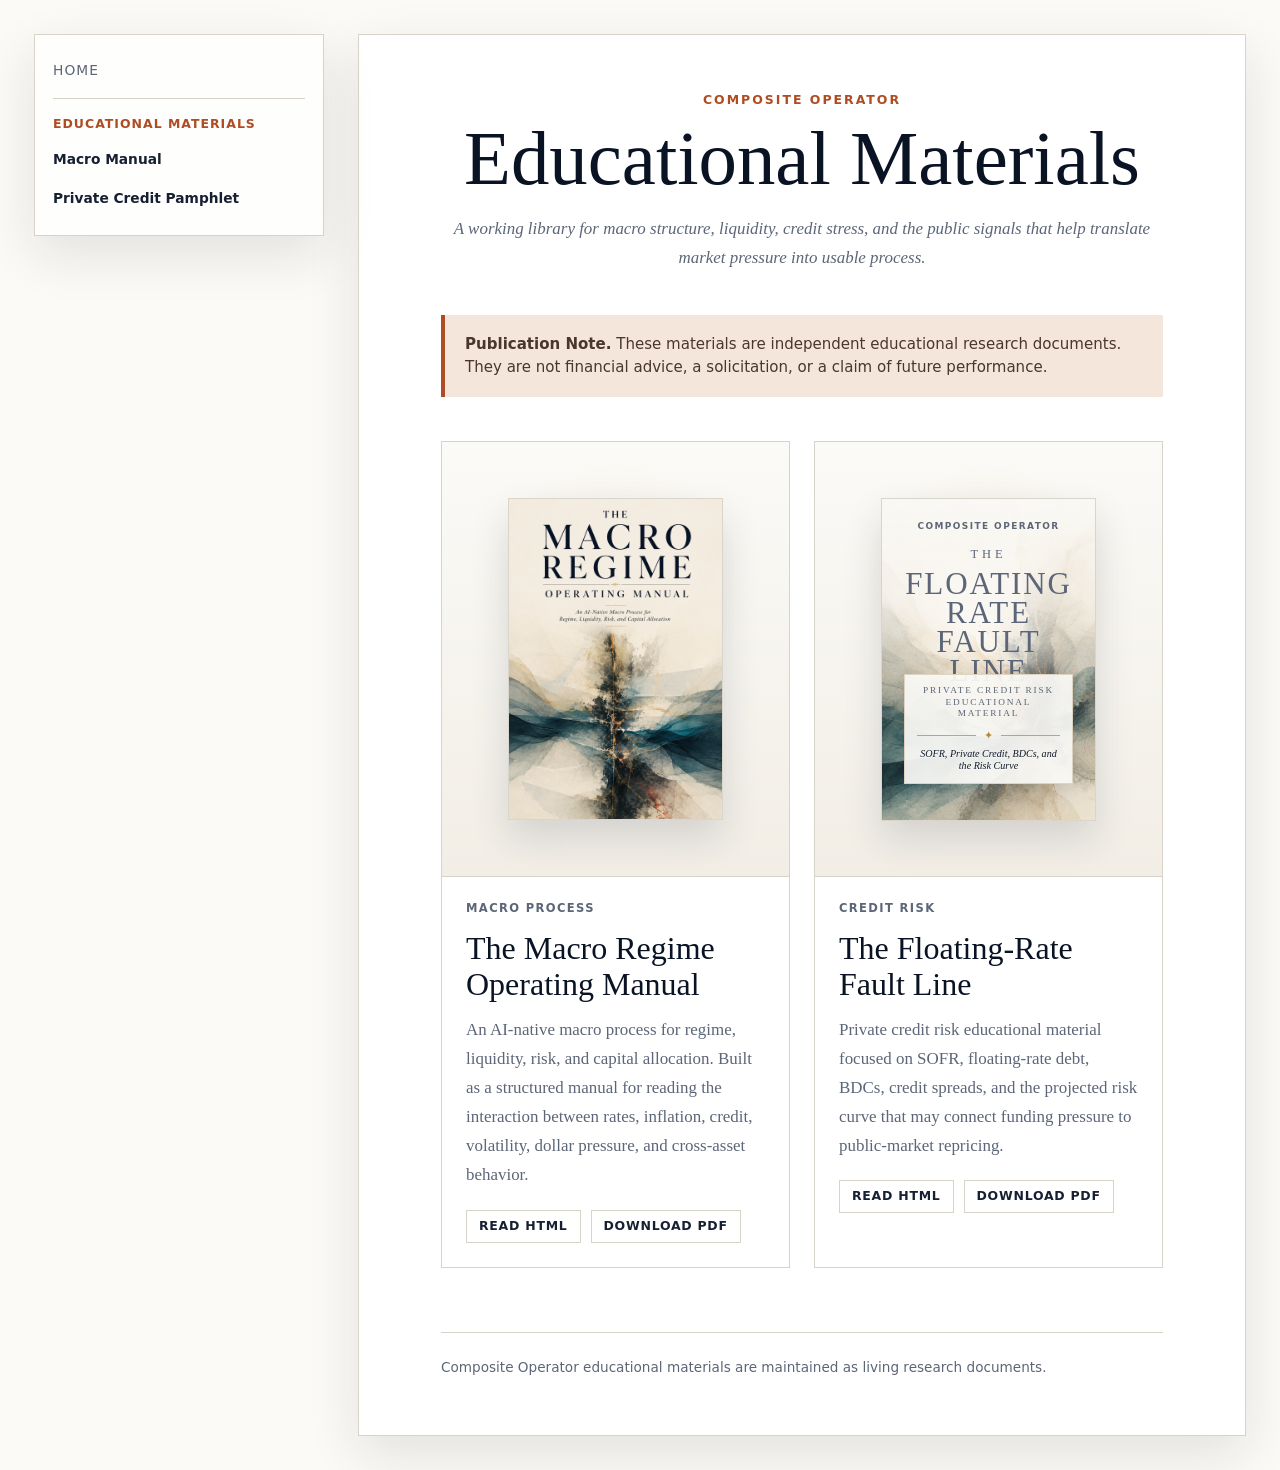
<file: educational_materials.html>
<!doctype html>
<html lang="en">
<head>
  <meta charset="utf-8">
  <meta name="viewport" content="width=device-width, initial-scale=1">
  <title>Educational Materials | Composite Operator</title>
  <meta name="description" content="Composite Operator educational materials, including the macro regime manual and private credit risk pamphlet.">
  <link rel="stylesheet" href="assets/styles.css">
</head>
<body>
  <div class="page-shell">
    <aside class="toc" aria-label="Educational materials navigation">
      <nav class="site-nav" aria-label="Site navigation">
        <a href="https://ximxesabortion.github.io/">Home</a>
      </nav>
      <div class="toc-title">Educational Materials</div>
      <a class="toc-level-1" href="#macro-manual">Macro Manual</a>
      <a class="toc-level-1" href="#private-credit">Private Credit Pamphlet</a>
    </aside>

    <main class="book">
      <header class="library-header">
        <p class="library-kicker">Composite Operator</p>
        <h1 class="library-title">Educational Materials</h1>
        <p class="library-dek">A working library for macro structure, liquidity, credit stress, and the public signals that help translate market pressure into usable process.</p>
      </header>

      <section class="publication-note" aria-label="Publication note">
        <strong>Publication Note.</strong> These materials are independent educational research documents. They are not financial advice, a solicitation, or a claim of future performance.
      </section>

      <section class="library-grid" aria-label="Available publications">
        <article id="macro-manual" class="library-entry">
          <div class="library-thumb">
            <img src="assets/figures/macro_regime_operating_manual_title_page.png" alt="Macro Regime Operating Manual cover artwork">
          </div>
          <div class="library-entry-body">
            <p class="entry-meta">Macro Process</p>
            <h2>The Macro Regime Operating Manual</h2>
            <p>An AI-native macro process for regime, liquidity, risk, and capital allocation. Built as a structured manual for reading the interaction between rates, inflation, credit, volatility, dollar pressure, and cross-asset behavior.</p>
            <div class="entry-links" aria-label="Macro manual links">
              <a href="index.html">Read HTML</a>
              <a href="macro-regime-operating-manual.pdf">Download PDF</a>
            </div>
          </div>
        </article>

        <article id="private-credit" class="library-entry">
          <div class="library-thumb">
            <div class="private-credit-mini-cover" role="img" aria-label="The Floating-Rate Fault Line cover thumbnail">
              <img src="assets/figures/private_credit_risk_curve/floating_rate_fault_line_art_v2.png" alt="">
              <div class="mini-cover-copy">
                <p class="mini-cover-imprint">Composite Operator</p>
                <p class="mini-cover-the">The</p>
                <p class="mini-cover-title">Floating<br>Rate<br>Fault<br>Line</p>
                <div class="mini-cover-lower">
                  <p class="mini-cover-classification">Private Credit Risk<br>Educational Material</p>
                  <div class="mini-cover-rule"><span></span><b>&#10022;</b><span></span></div>
                  <p class="mini-cover-subtitle">SOFR, Private Credit, BDCs, and the Risk Curve</p>
                </div>
              </div>
            </div>
          </div>
          <div class="library-entry-body">
            <p class="entry-meta">Credit Risk</p>
            <h2>The Floating-Rate Fault Line</h2>
            <p>Private credit risk educational material focused on SOFR, floating-rate debt, BDCs, credit spreads, and the projected risk curve that may connect funding pressure to public-market repricing.</p>
            <div class="entry-links" aria-label="Private credit pamphlet links">
              <a href="private_credit_risk_curve_pamphlet.html">Read HTML</a>
              <a href="private_credit_risk_curve_pamphlet.pdf">Download PDF</a>
            </div>
          </div>
        </article>
      </section>

      <footer class="book-footer">
        Composite Operator educational materials are maintained as living research documents.
      </footer>
    </main>
  </div>
</body>
</html>
</file>
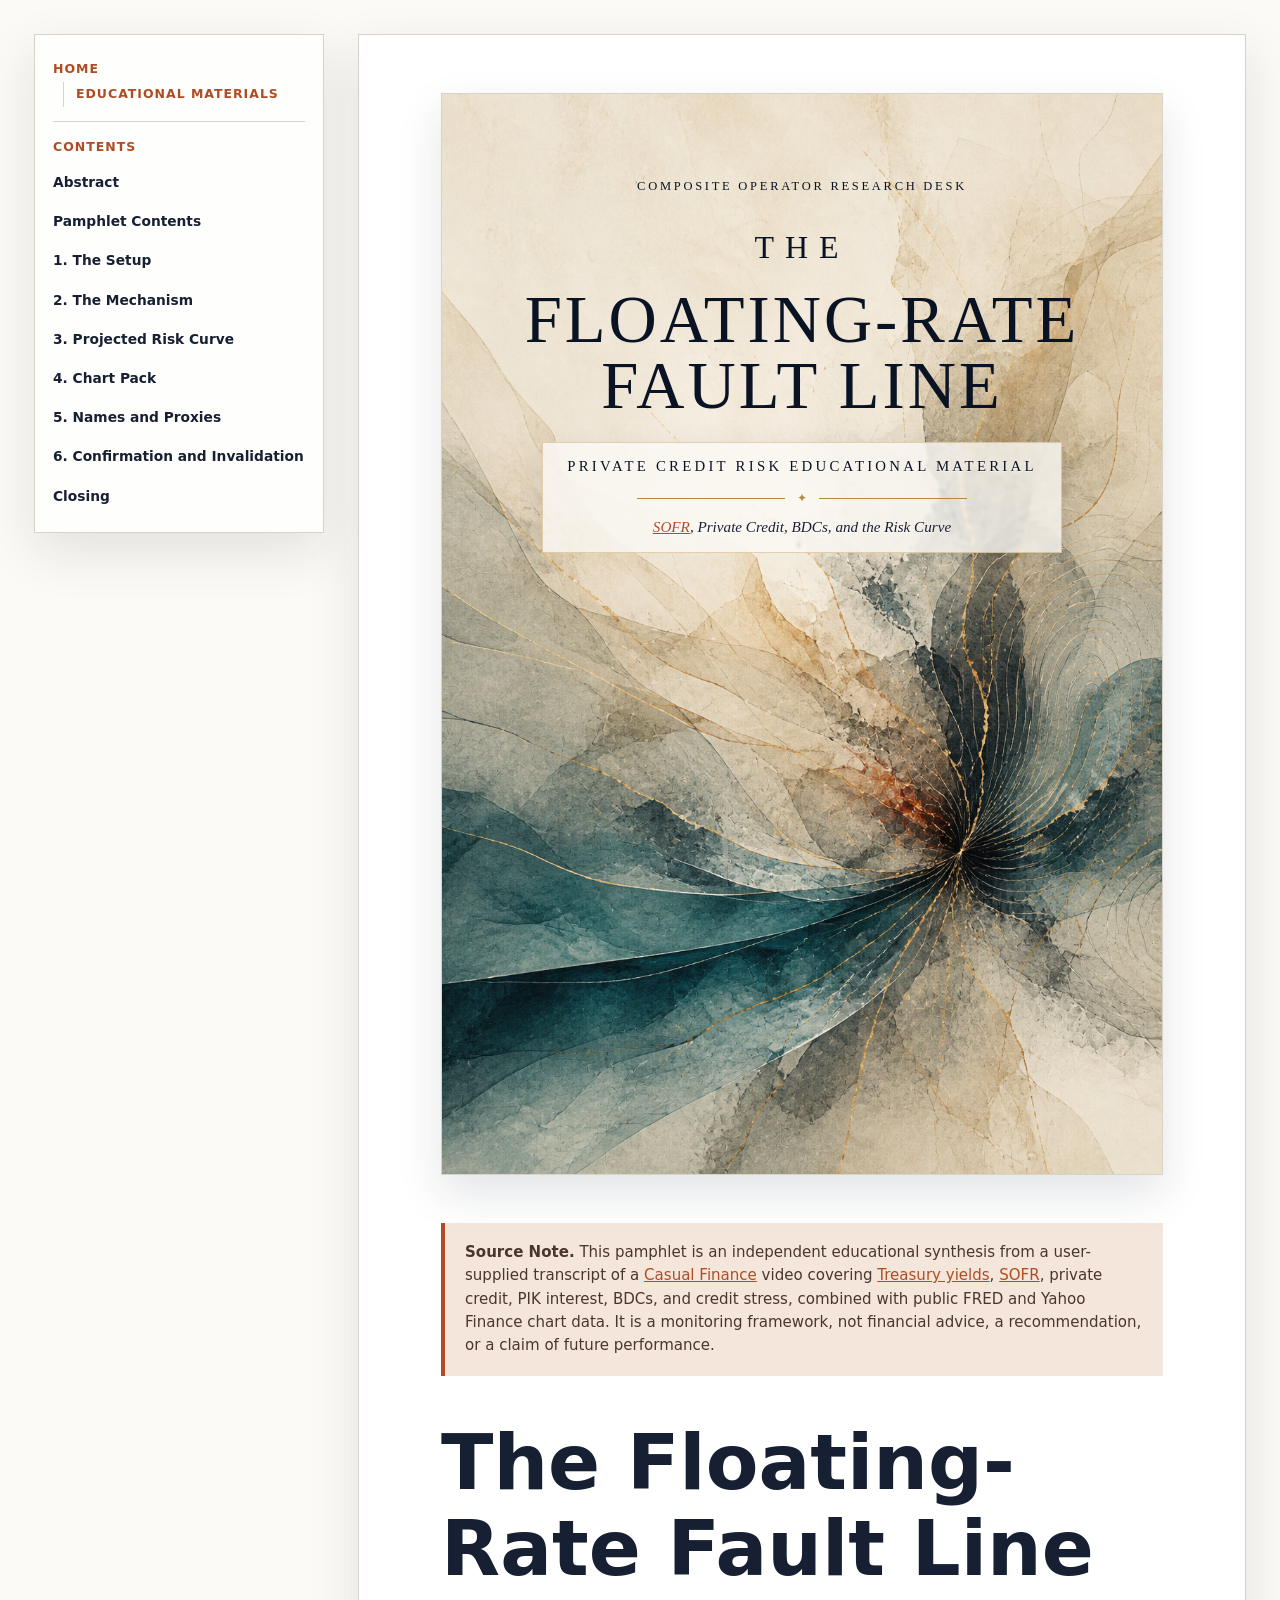
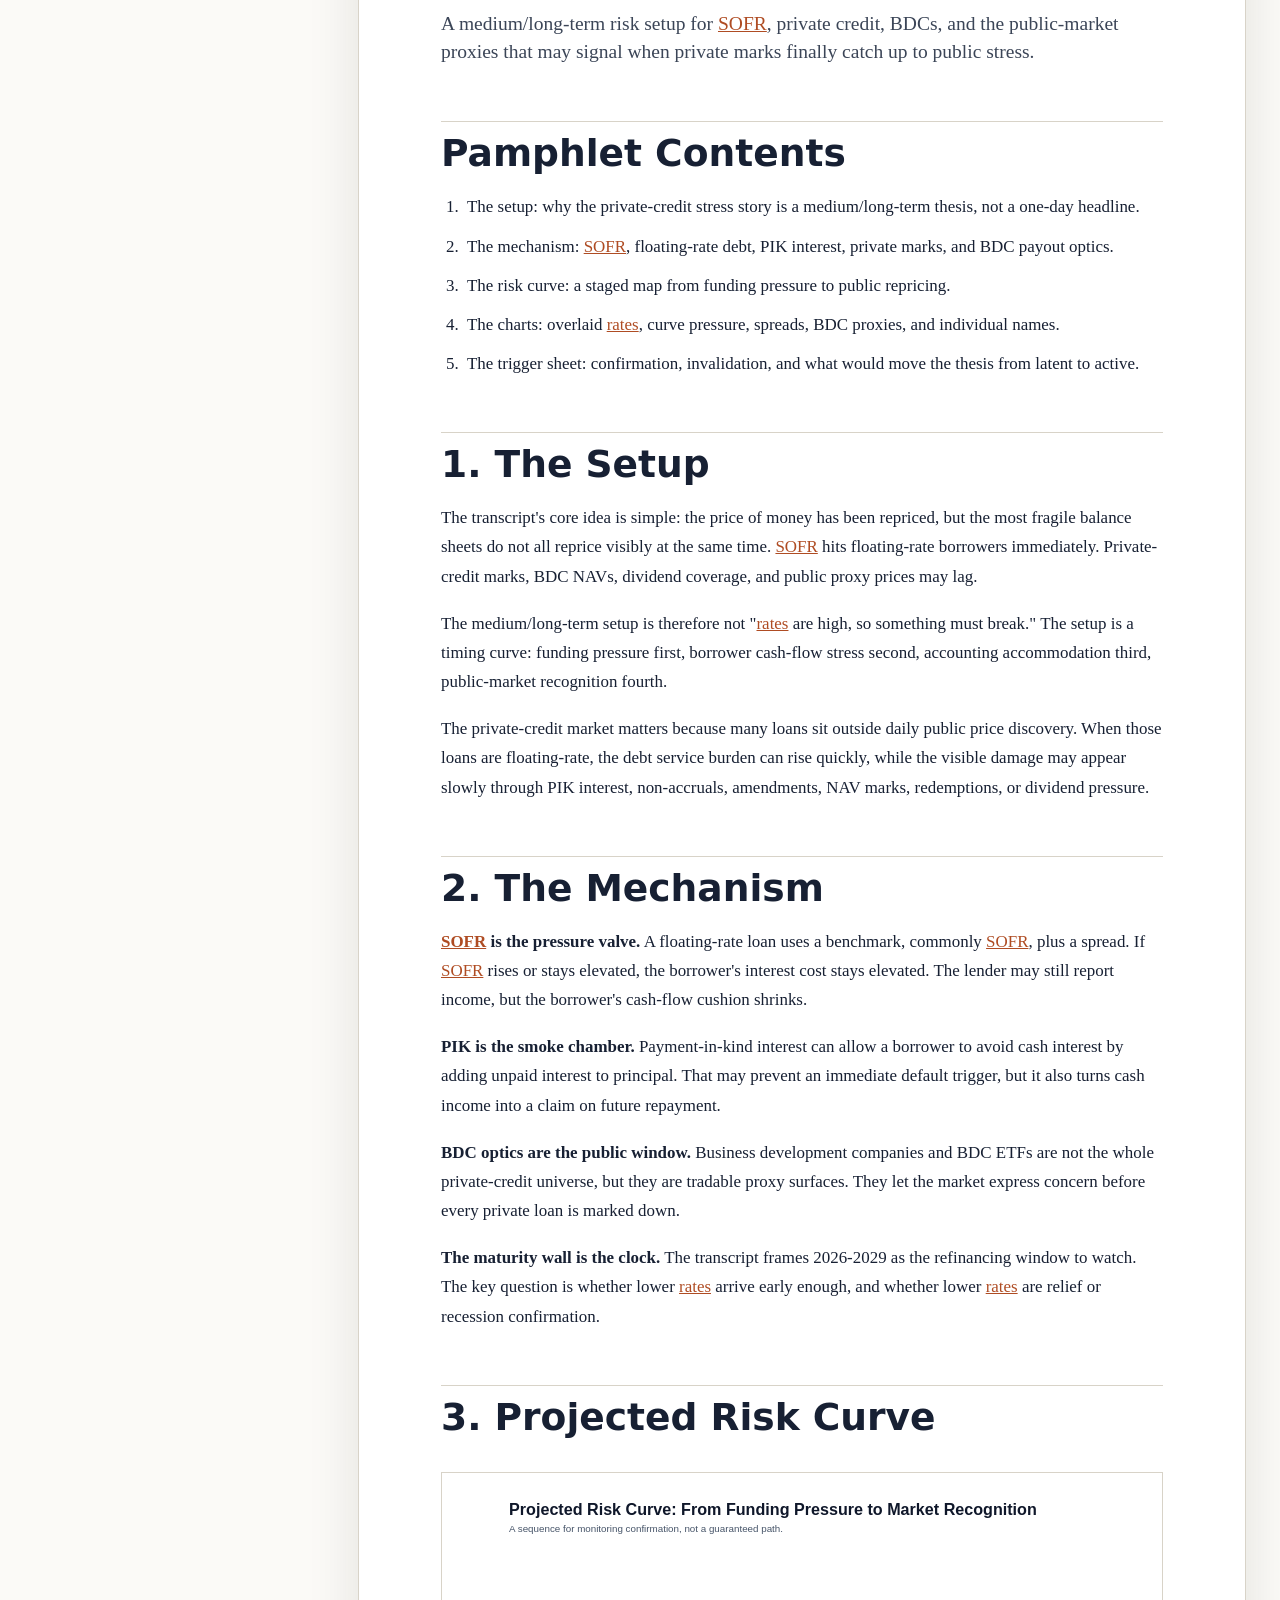
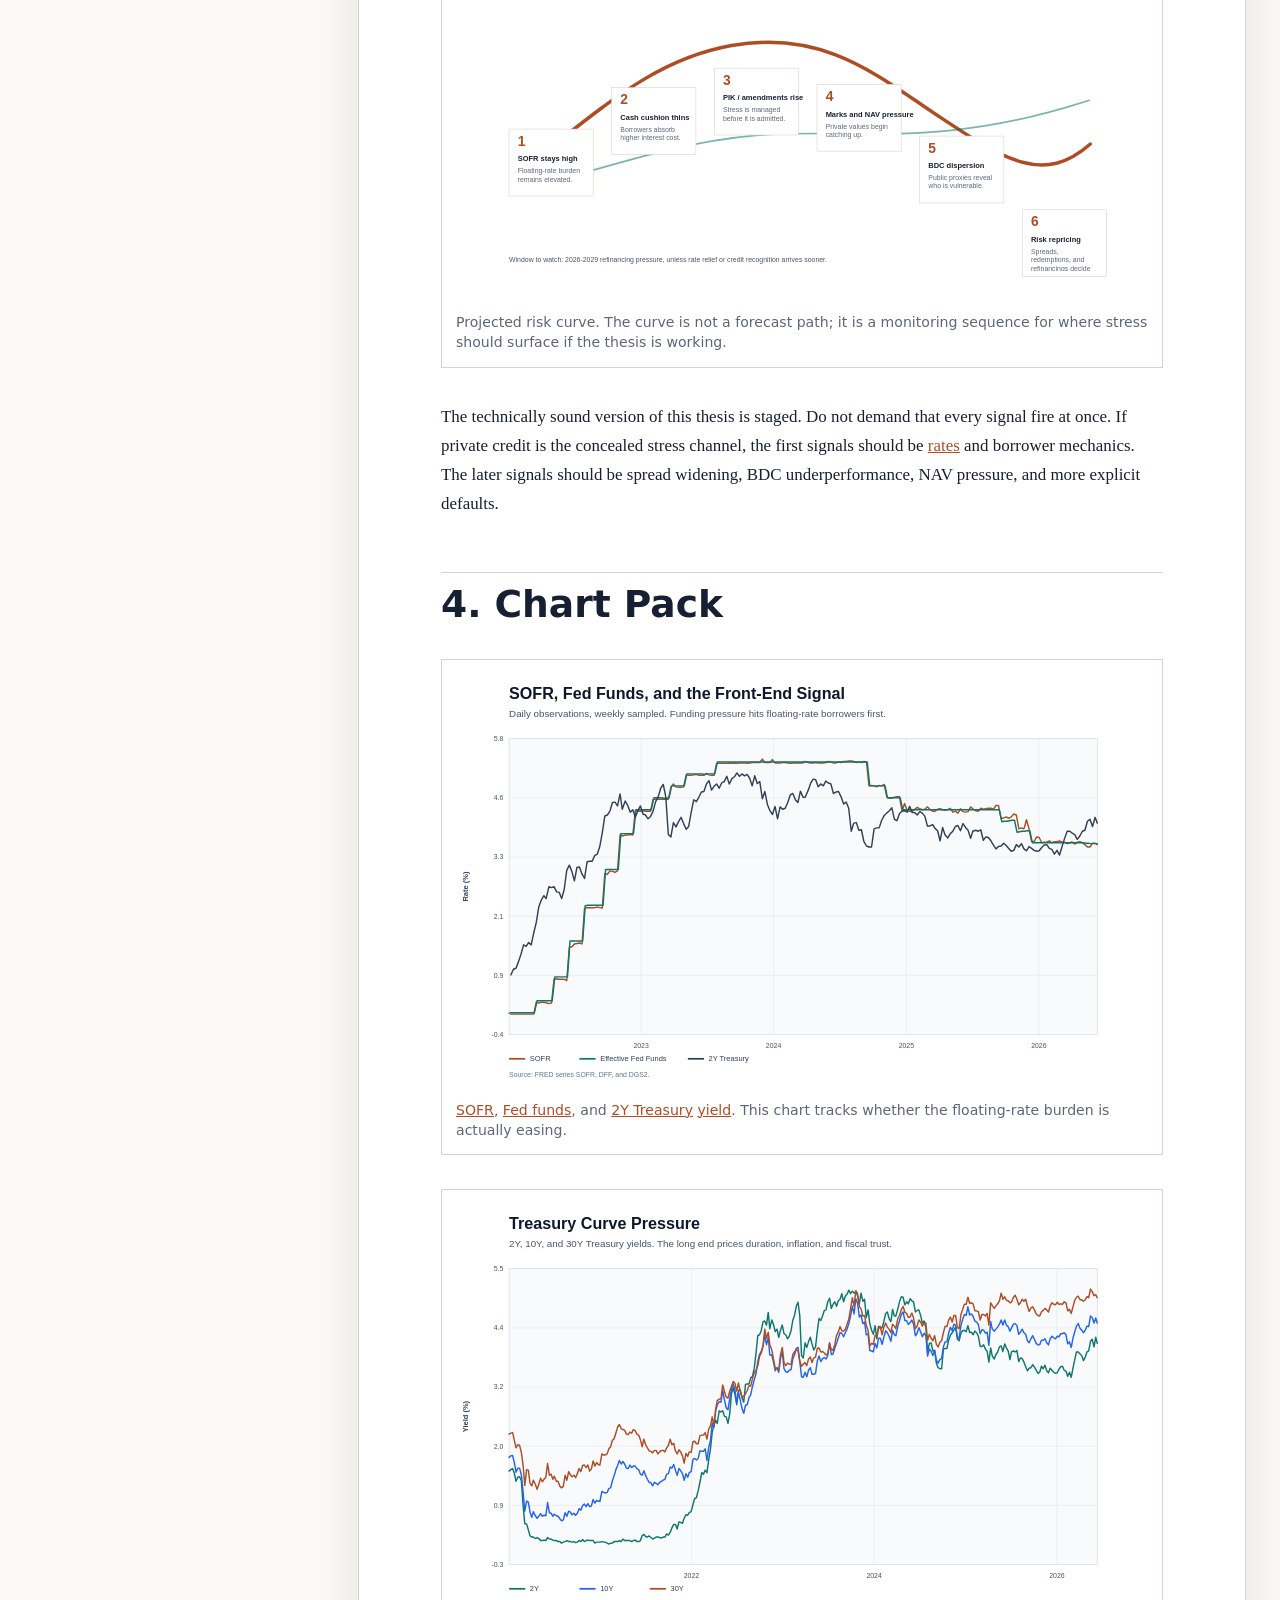
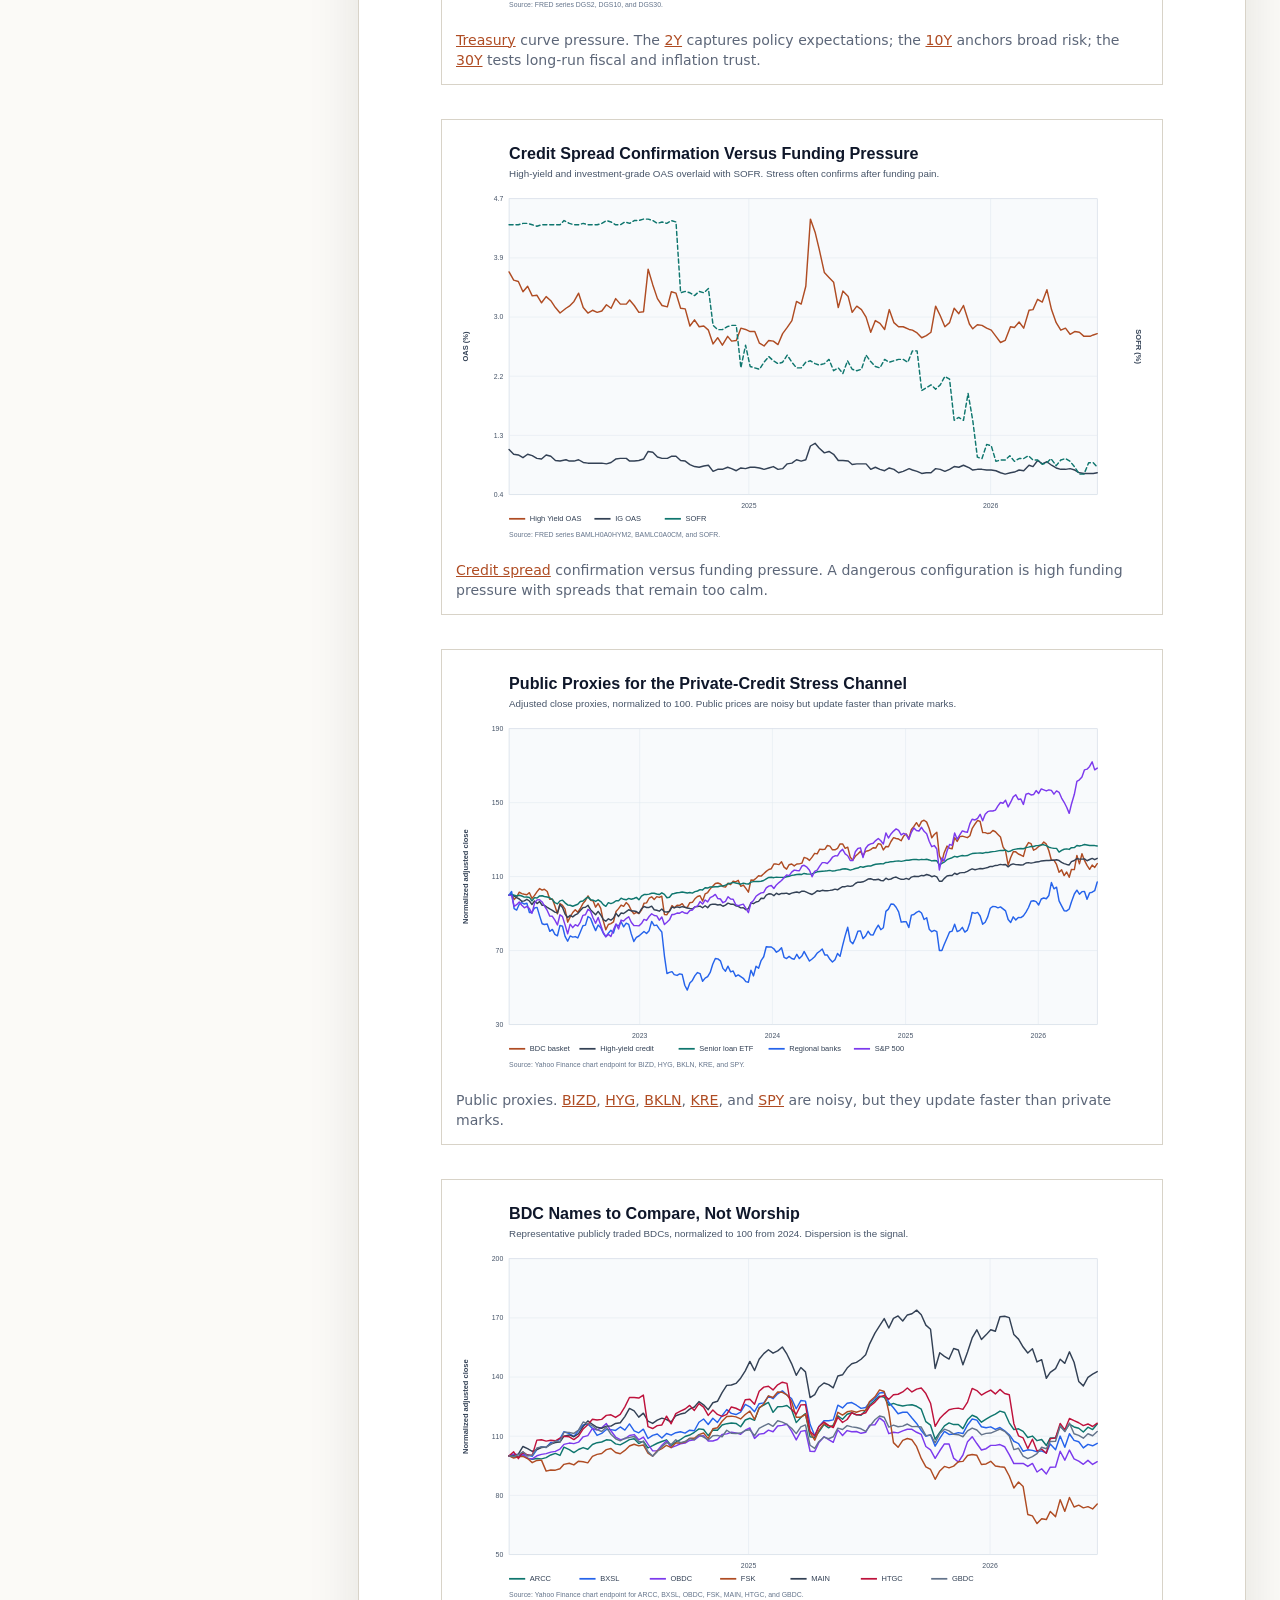
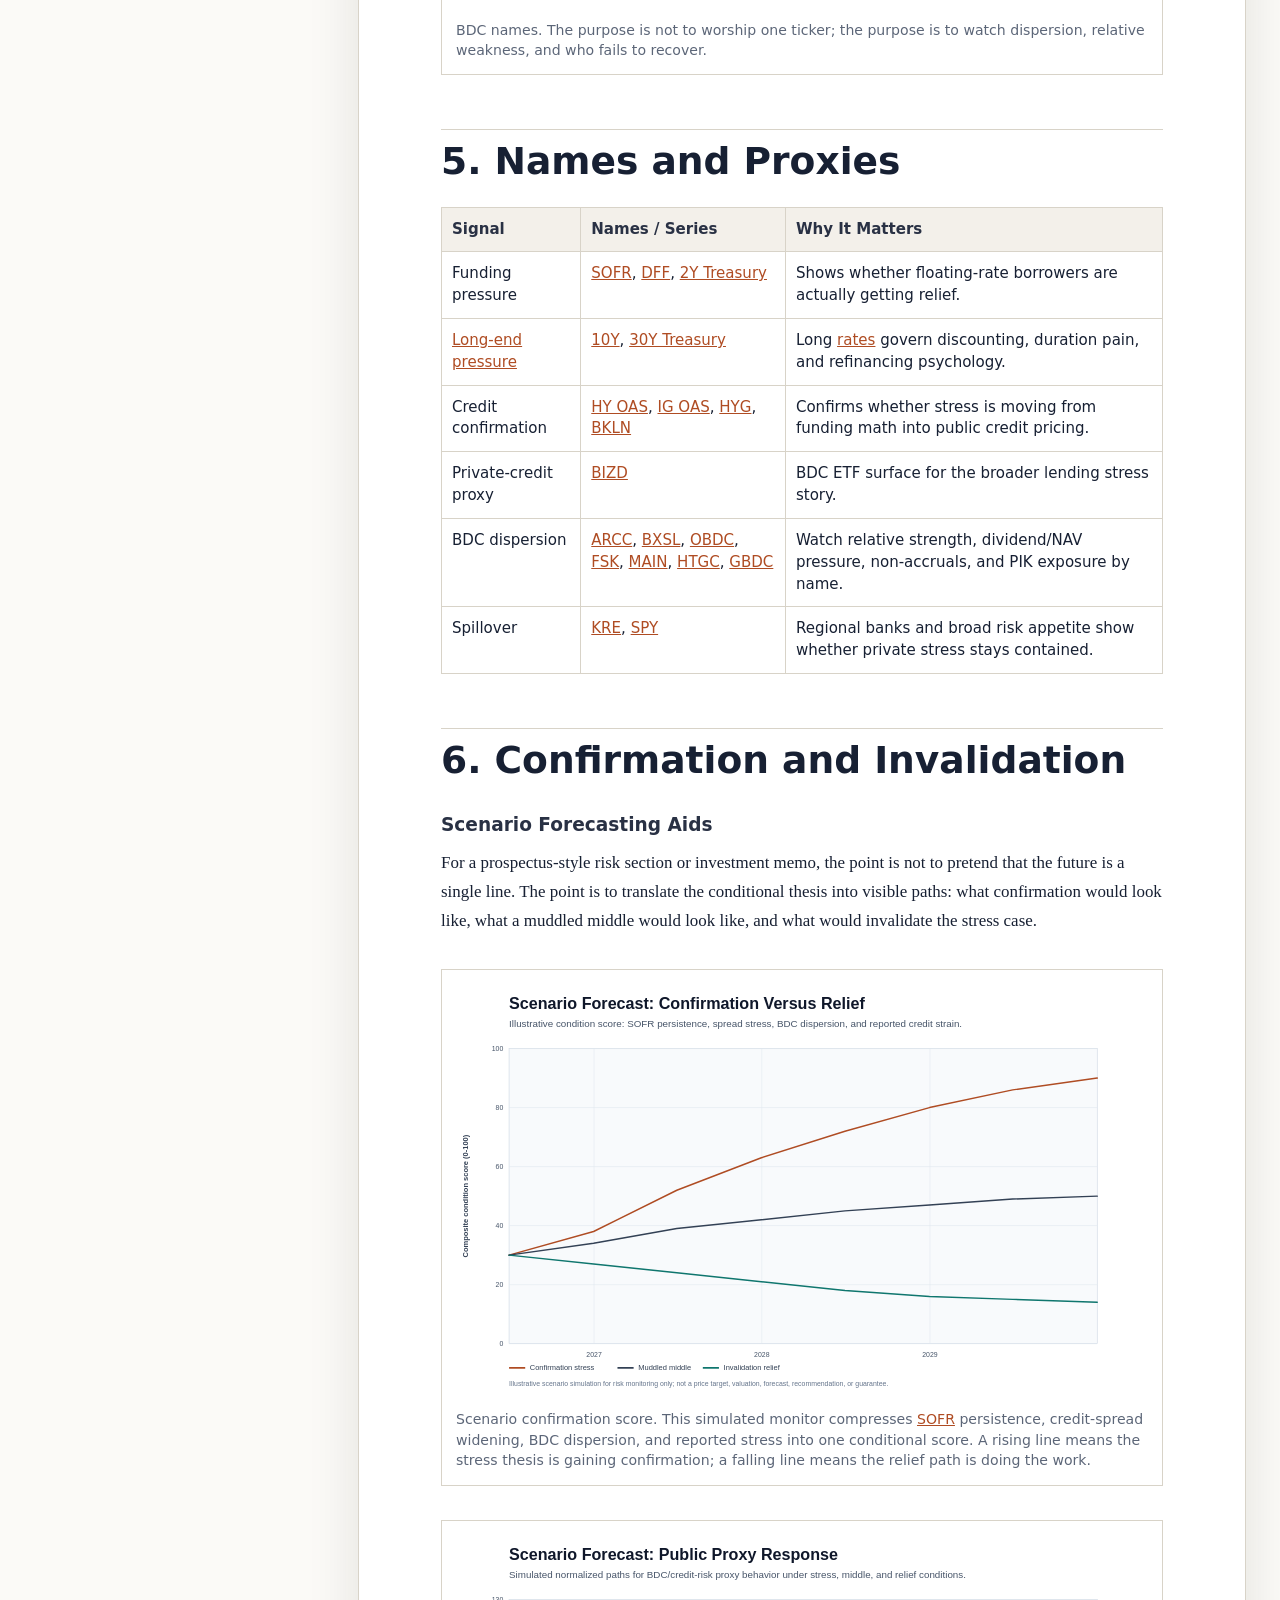
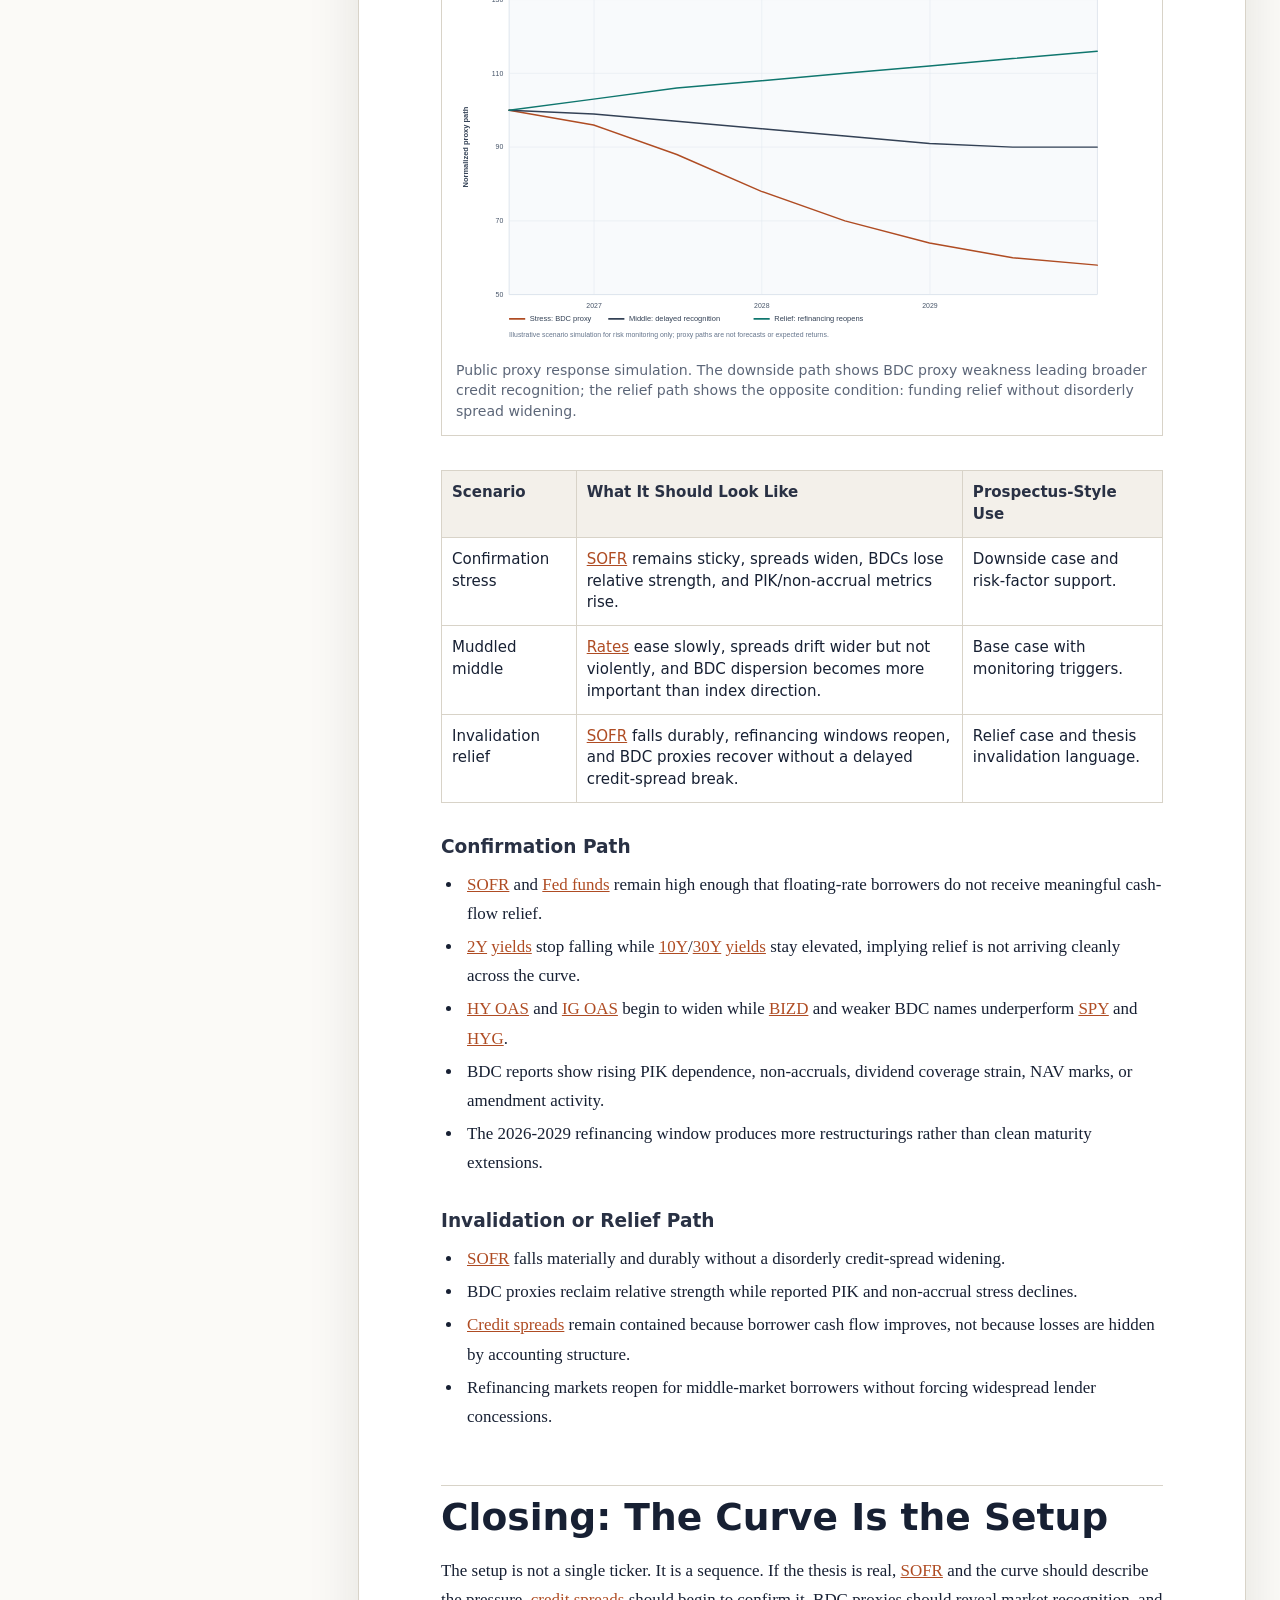
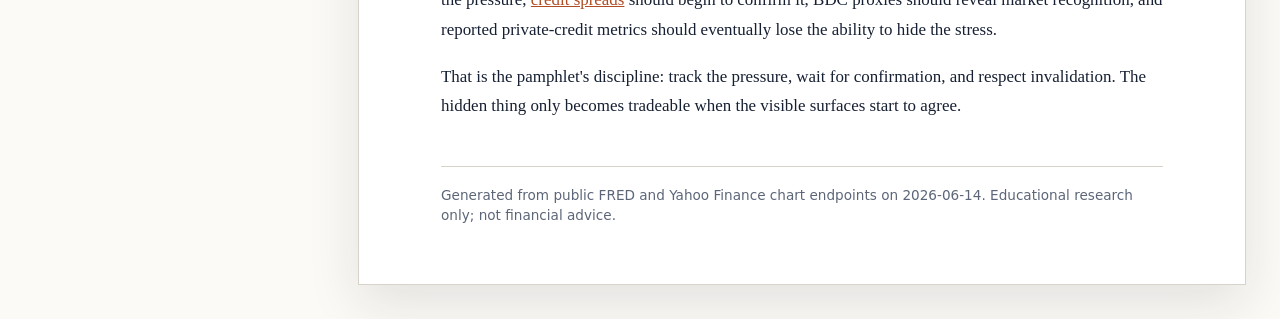
<file: private_credit_risk_curve_pamphlet.html>
<!doctype html>
<html lang="en">
<head>
  <meta charset="utf-8">
  <meta name="viewport" content="width=device-width, initial-scale=1">
  <title>The Floating-Rate Fault Line</title>
  <link rel="stylesheet" href="assets/private-credit-pamphlet.css">
</head>
<body>
  <div class="page-shell">
    <aside class="toc" aria-label="Table of contents">
      <nav class="site-nav" aria-label="Site navigation">
        <a href="https://ximxesabortion.github.io/">Home</a>
        <a href="educational_materials.html">Educational Materials</a>
      </nav>
      <div class="toc-title">Contents</div>
      <a class="toc-level-1" href="#abstract">Abstract</a>
      <a class="toc-level-1" href="#contents">Pamphlet Contents</a>
      <a class="toc-level-1" href="#thesis">1. The Setup</a>
      <a class="toc-level-1" href="#mechanism">2. The Mechanism</a>
      <a class="toc-level-1" href="#risk-curve">3. Projected Risk Curve</a>
      <a class="toc-level-1" href="#charts">4. Chart Pack</a>
      <a class="toc-level-1" href="#names">5. Names and Proxies</a>
      <a class="toc-level-1" href="#confirmation">6. Confirmation and Invalidation</a>
      <a class="toc-level-1" href="#closing">Closing</a>
    </aside>

    <main class="book">
      <section class="cover-page art-cover" aria-label="Title page">
        <img class="cover-art" src="assets/figures/private_credit_risk_curve/floating_rate_fault_line_art_v2.png" alt="The Floating-Rate Fault Line abstract title artwork">
        <div class="cover-copy">
          <p class="cover-imprint">Composite Operator Research Desk</p>
          <p class="cover-the">The</p>
          <p class="cover-title">Floating-Rate<br>Fault Line</p>
          <div class="cover-lower">
            <p class="cover-classification">Private Credit Risk Educational Material</p>
            <div class="cover-divider"><span></span><b>&#10022;</b><span></span></div>
            <p class="cover-subtitle"><a class="ticker-link" href="https://www.tradingview.com/chart/?symbol=FRED:SOFR" target="_blank" rel="noopener noreferrer">SOFR</a>, Private Credit, BDCs, and the Risk Curve</p>
          </div>
        </div>
      </section>

      <section class="publication-note" aria-label="Source note">
        <strong>Source Note.</strong> This pamphlet is an independent educational synthesis from a user-supplied transcript of a <a href="https://www.youtube.com/watch?v=YEhsWyY_WKQ">Casual Finance</a> video covering <a class="ticker-link" href="https://www.tradingview.com/chart/?symbol=TVC:US10Y" target="_blank" rel="noopener noreferrer">Treasury yields</a>, <a class="ticker-link" href="https://www.tradingview.com/chart/?symbol=FRED:SOFR" target="_blank" rel="noopener noreferrer">SOFR</a>, private credit, PIK interest, BDCs, and credit stress, combined with public FRED and Yahoo Finance chart data. It is a monitoring framework, not financial advice, a recommendation, or a claim of future performance.
      </section>

      <h1 id="abstract">The Floating-Rate Fault Line</h1>
      <p class="dek">A medium/long-term risk setup for <a class="ticker-link" href="https://www.tradingview.com/chart/?symbol=FRED:SOFR" target="_blank" rel="noopener noreferrer">SOFR</a>, private credit, BDCs, and the public-market proxies that may signal when private marks finally catch up to public stress.</p>

      <h2 id="contents" class="chapter-title">Pamphlet Contents</h2>
      <ol class="mini-toc">
        <li>The setup: why the private-credit stress story is a medium/long-term thesis, not a one-day headline.</li>
        <li>The mechanism: <a class="ticker-link" href="https://www.tradingview.com/chart/?symbol=FRED:SOFR" target="_blank" rel="noopener noreferrer">SOFR</a>, floating-rate debt, PIK interest, private marks, and BDC payout optics.</li>
        <li>The risk curve: a staged map from funding pressure to public repricing.</li>
        <li>The charts: overlaid <a class="ticker-link" href="https://www.tradingview.com/chart/?symbol=TVC:US10Y" target="_blank" rel="noopener noreferrer">rates</a>, curve pressure, spreads, BDC proxies, and individual names.</li>
        <li>The trigger sheet: confirmation, invalidation, and what would move the thesis from latent to active.</li>
      </ol>

      <h2 id="thesis" class="chapter-title chapter-start">1. The Setup</h2>
      <p>The transcript's core idea is simple: the price of money has been repriced, but the most fragile balance sheets do not all reprice visibly at the same time. <a class="ticker-link" href="https://www.tradingview.com/chart/?symbol=FRED:SOFR" target="_blank" rel="noopener noreferrer">SOFR</a> hits floating-rate borrowers immediately. Private-credit marks, BDC NAVs, dividend coverage, and public proxy prices may lag.</p>
      <p>The medium/long-term setup is therefore not "<a class="ticker-link" href="https://www.tradingview.com/chart/?symbol=TVC:US10Y" target="_blank" rel="noopener noreferrer">rates</a> are high, so something must break." The setup is a timing curve: funding pressure first, borrower cash-flow stress second, accounting accommodation third, public-market recognition fourth.</p>
      <p>The private-credit market matters because many loans sit outside daily public price discovery. When those loans are floating-rate, the debt service burden can rise quickly, while the visible damage may appear slowly through PIK interest, non-accruals, amendments, NAV marks, redemptions, or dividend pressure.</p>

      <h2 id="mechanism" class="chapter-title chapter-start">2. The Mechanism</h2>
      <p><strong><a class="ticker-link" href="https://www.tradingview.com/chart/?symbol=FRED:SOFR" target="_blank" rel="noopener noreferrer">SOFR</a> is the pressure valve.</strong> A floating-rate loan uses a benchmark, commonly <a class="ticker-link" href="https://www.tradingview.com/chart/?symbol=FRED:SOFR" target="_blank" rel="noopener noreferrer">SOFR</a>, plus a spread. If <a class="ticker-link" href="https://www.tradingview.com/chart/?symbol=FRED:SOFR" target="_blank" rel="noopener noreferrer">SOFR</a> rises or stays elevated, the borrower's interest cost stays elevated. The lender may still report income, but the borrower's cash-flow cushion shrinks.</p>
      <p><strong>PIK is the smoke chamber.</strong> Payment-in-kind interest can allow a borrower to avoid cash interest by adding unpaid interest to principal. That may prevent an immediate default trigger, but it also turns cash income into a claim on future repayment.</p>
      <p><strong>BDC optics are the public window.</strong> Business development companies and BDC ETFs are not the whole private-credit universe, but they are tradable proxy surfaces. They let the market express concern before every private loan is marked down.</p>
      <p><strong>The maturity wall is the clock.</strong> The transcript frames 2026-2029 as the refinancing window to watch. The key question is whether lower <a class="ticker-link" href="https://www.tradingview.com/chart/?symbol=TVC:US10Y" target="_blank" rel="noopener noreferrer">rates</a> arrive early enough, and whether lower <a class="ticker-link" href="https://www.tradingview.com/chart/?symbol=TVC:US10Y" target="_blank" rel="noopener noreferrer">rates</a> are relief or recession confirmation.</p>

      <h2 id="risk-curve" class="chapter-title chapter-start">3. Projected Risk Curve</h2>
      <figure class="chart-figure">
        <img src="assets/figures/private_credit_risk_curve/projected_risk_curve.svg" alt="Projected risk curve from SOFR pressure to public repricing">
        <figcaption>Projected risk curve. The curve is not a forecast path; it is a monitoring sequence for where stress should surface if the thesis is working.</figcaption>
      </figure>
      <p>The technically sound version of this thesis is staged. Do not demand that every signal fire at once. If private credit is the concealed stress channel, the first signals should be <a class="ticker-link" href="https://www.tradingview.com/chart/?symbol=TVC:US10Y" target="_blank" rel="noopener noreferrer">rates</a> and borrower mechanics. The later signals should be spread widening, BDC underperformance, NAV pressure, and more explicit defaults.</p>

      <h2 id="charts" class="chapter-title chapter-start">4. Chart Pack</h2>
      <figure class="chart-figure">
        <img src="assets/figures/private_credit_risk_curve/sofr_policy_curve.svg" alt="SOFR overlaid with effective fed funds and 2-year Treasury yield">
        <figcaption><a class="ticker-link" href="https://www.tradingview.com/chart/?symbol=FRED:SOFR" target="_blank" rel="noopener noreferrer">SOFR</a>, <a class="ticker-link" href="https://www.tradingview.com/chart/?symbol=FRED:DFF" target="_blank" rel="noopener noreferrer">Fed funds</a>, and <a class="ticker-link" href="https://www.tradingview.com/chart/?symbol=TVC:US02Y" target="_blank" rel="noopener noreferrer">2Y Treasury</a> <a class="ticker-link" href="https://www.tradingview.com/chart/?symbol=TVC:US10Y" target="_blank" rel="noopener noreferrer">yield</a>. This chart tracks whether the floating-rate burden is actually easing.</figcaption>
      </figure>
      <figure class="chart-figure">
        <img src="assets/figures/private_credit_risk_curve/treasury_curve_pressure.svg" alt="2Y 10Y and 30Y Treasury yields overlaid">
        <figcaption><a class="ticker-link" href="https://www.tradingview.com/chart/?symbol=NASDAQ:TLT" target="_blank" rel="noopener noreferrer">Treasury</a> curve pressure. The <a class="ticker-link" href="https://www.tradingview.com/chart/?symbol=TVC:US02Y" target="_blank" rel="noopener noreferrer">2Y</a> captures policy expectations; the <a class="ticker-link" href="https://www.tradingview.com/chart/?symbol=TVC:US10Y" target="_blank" rel="noopener noreferrer">10Y</a> anchors broad risk; the <a class="ticker-link" href="https://www.tradingview.com/chart/?symbol=TVC:US30Y" target="_blank" rel="noopener noreferrer">30Y</a> tests long-run fiscal and inflation trust.</figcaption>
      </figure>
      <figure class="chart-figure">
        <img src="assets/figures/private_credit_risk_curve/credit_spreads_sofr.svg" alt="High yield and investment grade spreads overlaid with SOFR">
        <figcaption><a class="ticker-link" href="https://www.tradingview.com/chart/?symbol=FRED:BAMLH0A0HYM2" target="_blank" rel="noopener noreferrer">Credit spread</a> confirmation versus funding pressure. A dangerous configuration is high funding pressure with spreads that remain too calm.</figcaption>
      </figure>
      <figure class="chart-figure">
        <img src="assets/figures/private_credit_risk_curve/bdc_proxy_risk_curve.svg" alt="BDC ETF and public risk proxies normalized">
        <figcaption>Public proxies. <a class="ticker-link" href="https://www.tradingview.com/chart/?symbol=BIZD" target="_blank" rel="noopener noreferrer">BIZD</a>, <a class="ticker-link" href="https://www.tradingview.com/chart/?symbol=HYG" target="_blank" rel="noopener noreferrer">HYG</a>, <a class="ticker-link" href="https://www.tradingview.com/chart/?symbol=BKLN" target="_blank" rel="noopener noreferrer">BKLN</a>, <a class="ticker-link" href="https://www.tradingview.com/chart/?symbol=KRE" target="_blank" rel="noopener noreferrer">KRE</a>, and <a class="ticker-link" href="https://www.tradingview.com/chart/?symbol=SPY" target="_blank" rel="noopener noreferrer">SPY</a> are noisy, but they update faster than private marks.</figcaption>
      </figure>
      <figure class="chart-figure">
        <img src="assets/figures/private_credit_risk_curve/bdc_names_relative_strength.svg" alt="BDC names normalized relative performance">
        <figcaption>BDC names. The purpose is not to worship one ticker; the purpose is to watch dispersion, relative weakness, and who fails to recover.</figcaption>
      </figure>

      <h2 id="names" class="chapter-title chapter-start">5. Names and Proxies</h2>
      <table>
        <thead>
          <tr><th>Signal</th><th>Names / Series</th><th>Why It Matters</th></tr>
        </thead>
        <tbody>
          <tr><td>Funding pressure</td><td><a class="ticker-link" href="https://www.tradingview.com/chart/?symbol=FRED:SOFR" target="_blank" rel="noopener noreferrer">SOFR</a>, <a class="ticker-link" href="https://www.tradingview.com/chart/?symbol=FRED:DFF" target="_blank" rel="noopener noreferrer">DFF</a>, <a class="ticker-link" href="https://www.tradingview.com/chart/?symbol=TVC:US02Y" target="_blank" rel="noopener noreferrer">2Y Treasury</a></td><td>Shows whether floating-rate borrowers are actually getting relief.</td></tr>
          <tr><td><a class="ticker-link" href="https://www.tradingview.com/chart/?symbol=TVC:US10Y" target="_blank" rel="noopener noreferrer">Long-end pressure</a></td><td><a class="ticker-link" href="https://www.tradingview.com/chart/?symbol=TVC:US10Y" target="_blank" rel="noopener noreferrer">10Y</a>, <a class="ticker-link" href="https://www.tradingview.com/chart/?symbol=TVC:US30Y" target="_blank" rel="noopener noreferrer">30Y Treasury</a></td><td>Long <a class="ticker-link" href="https://www.tradingview.com/chart/?symbol=TVC:US10Y" target="_blank" rel="noopener noreferrer">rates</a> govern discounting, duration pain, and refinancing psychology.</td></tr>
          <tr><td>Credit confirmation</td><td><a class="ticker-link" href="https://www.tradingview.com/chart/?symbol=FRED:BAMLH0A0HYM2" target="_blank" rel="noopener noreferrer">HY OAS</a>, <a class="ticker-link" href="https://www.tradingview.com/chart/?symbol=FRED:BAMLC0A0CM" target="_blank" rel="noopener noreferrer">IG OAS</a>, <a class="ticker-link" href="https://www.tradingview.com/chart/?symbol=HYG" target="_blank" rel="noopener noreferrer">HYG</a>, <a class="ticker-link" href="https://www.tradingview.com/chart/?symbol=BKLN" target="_blank" rel="noopener noreferrer">BKLN</a></td><td>Confirms whether stress is moving from funding math into public credit pricing.</td></tr>
          <tr><td>Private-credit proxy</td><td><a class="ticker-link" href="https://www.tradingview.com/chart/?symbol=BIZD" target="_blank" rel="noopener noreferrer">BIZD</a></td><td>BDC ETF surface for the broader lending stress story.</td></tr>
          <tr><td>BDC dispersion</td><td><a class="ticker-link" href="https://www.tradingview.com/chart/?symbol=ARCC" target="_blank" rel="noopener noreferrer">ARCC</a>, <a class="ticker-link" href="https://www.tradingview.com/chart/?symbol=BXSL" target="_blank" rel="noopener noreferrer">BXSL</a>, <a class="ticker-link" href="https://www.tradingview.com/chart/?symbol=OBDC" target="_blank" rel="noopener noreferrer">OBDC</a>, <a class="ticker-link" href="https://www.tradingview.com/chart/?symbol=FSK" target="_blank" rel="noopener noreferrer">FSK</a>, <a class="ticker-link" href="https://www.tradingview.com/chart/?symbol=MAIN" target="_blank" rel="noopener noreferrer">MAIN</a>, <a class="ticker-link" href="https://www.tradingview.com/chart/?symbol=HTGC" target="_blank" rel="noopener noreferrer">HTGC</a>, <a class="ticker-link" href="https://www.tradingview.com/chart/?symbol=GBDC" target="_blank" rel="noopener noreferrer">GBDC</a></td><td>Watch relative strength, dividend/NAV pressure, non-accruals, and PIK exposure by name.</td></tr>
          <tr><td>Spillover</td><td><a class="ticker-link" href="https://www.tradingview.com/chart/?symbol=KRE" target="_blank" rel="noopener noreferrer">KRE</a>, <a class="ticker-link" href="https://www.tradingview.com/chart/?symbol=SPY" target="_blank" rel="noopener noreferrer">SPY</a></td><td>Regional banks and broad risk appetite show whether private stress stays contained.</td></tr>
        </tbody>
      </table>

      <h2 id="confirmation" class="chapter-title chapter-start">6. Confirmation and Invalidation</h2>
      <h3>Scenario Forecasting Aids</h3>
      <p>For a prospectus-style risk section or investment memo, the point is not to pretend that the future is a single line. The point is to translate the conditional thesis into visible paths: what confirmation would look like, what a muddled middle would look like, and what would invalidate the stress case.</p>
      <figure class="chart-figure">
        <img src="assets/figures/private_credit_risk_curve/scenario_confirmation_score.svg" alt="Scenario forecast paths for private credit confirmation versus relief">
        <figcaption>Scenario confirmation score. This simulated monitor compresses <a class="ticker-link" href="https://www.tradingview.com/chart/?symbol=FRED:SOFR" target="_blank" rel="noopener noreferrer">SOFR</a> persistence, credit-spread widening, BDC dispersion, and reported stress into one conditional score. A rising line means the stress thesis is gaining confirmation; a falling line means the relief path is doing the work.</figcaption>
      </figure>
      <figure class="chart-figure">
        <img src="assets/figures/private_credit_risk_curve/scenario_proxy_response.svg" alt="Simulated public proxy response paths for BDCs and credit risk">
        <figcaption>Public proxy response simulation. The downside path shows BDC proxy weakness leading broader credit recognition; the relief path shows the opposite condition: funding relief without disorderly spread widening.</figcaption>
      </figure>
      <table>
        <thead>
          <tr><th>Scenario</th><th>What It Should Look Like</th><th>Prospectus-Style Use</th></tr>
        </thead>
        <tbody>
          <tr><td>Confirmation stress</td><td><a class="ticker-link" href="https://www.tradingview.com/chart/?symbol=FRED:SOFR" target="_blank" rel="noopener noreferrer">SOFR</a> remains sticky, spreads widen, BDCs lose relative strength, and PIK/non-accrual metrics rise.</td><td>Downside case and risk-factor support.</td></tr>
          <tr><td>Muddled middle</td><td><a class="ticker-link" href="https://www.tradingview.com/chart/?symbol=TVC:US10Y" target="_blank" rel="noopener noreferrer">Rates</a> ease slowly, spreads drift wider but not violently, and BDC dispersion becomes more important than index direction.</td><td>Base case with monitoring triggers.</td></tr>
          <tr><td>Invalidation relief</td><td><a class="ticker-link" href="https://www.tradingview.com/chart/?symbol=FRED:SOFR" target="_blank" rel="noopener noreferrer">SOFR</a> falls durably, refinancing windows reopen, and BDC proxies recover without a delayed credit-spread break.</td><td>Relief case and thesis invalidation language.</td></tr>
        </tbody>
      </table>
      <h3>Confirmation Path</h3>
      <ul>
        <li><a class="ticker-link" href="https://www.tradingview.com/chart/?symbol=FRED:SOFR" target="_blank" rel="noopener noreferrer">SOFR</a> and <a class="ticker-link" href="https://www.tradingview.com/chart/?symbol=FRED:DFF" target="_blank" rel="noopener noreferrer">Fed funds</a> remain high enough that floating-rate borrowers do not receive meaningful cash-flow relief.</li>
        <li><a class="ticker-link" href="https://www.tradingview.com/chart/?symbol=TVC:US02Y" target="_blank" rel="noopener noreferrer">2Y</a> <a class="ticker-link" href="https://www.tradingview.com/chart/?symbol=TVC:US10Y" target="_blank" rel="noopener noreferrer">yields</a> stop falling while <a class="ticker-link" href="https://www.tradingview.com/chart/?symbol=TVC:US10Y" target="_blank" rel="noopener noreferrer">10Y</a>/<a class="ticker-link" href="https://www.tradingview.com/chart/?symbol=TVC:US30Y" target="_blank" rel="noopener noreferrer">30Y</a> <a class="ticker-link" href="https://www.tradingview.com/chart/?symbol=TVC:US10Y" target="_blank" rel="noopener noreferrer">yields</a> stay elevated, implying relief is not arriving cleanly across the curve.</li>
        <li><a class="ticker-link" href="https://www.tradingview.com/chart/?symbol=FRED:BAMLH0A0HYM2" target="_blank" rel="noopener noreferrer">HY OAS</a> and <a class="ticker-link" href="https://www.tradingview.com/chart/?symbol=FRED:BAMLC0A0CM" target="_blank" rel="noopener noreferrer">IG OAS</a> begin to widen while <a class="ticker-link" href="https://www.tradingview.com/chart/?symbol=BIZD" target="_blank" rel="noopener noreferrer">BIZD</a> and weaker BDC names underperform <a class="ticker-link" href="https://www.tradingview.com/chart/?symbol=SPY" target="_blank" rel="noopener noreferrer">SPY</a> and <a class="ticker-link" href="https://www.tradingview.com/chart/?symbol=HYG" target="_blank" rel="noopener noreferrer">HYG</a>.</li>
        <li>BDC reports show rising PIK dependence, non-accruals, dividend coverage strain, NAV marks, or amendment activity.</li>
        <li>The 2026-2029 refinancing window produces more restructurings rather than clean maturity extensions.</li>
      </ul>
      <h3>Invalidation or Relief Path</h3>
      <ul>
        <li><a class="ticker-link" href="https://www.tradingview.com/chart/?symbol=FRED:SOFR" target="_blank" rel="noopener noreferrer">SOFR</a> falls materially and durably without a disorderly credit-spread widening.</li>
        <li>BDC proxies reclaim relative strength while reported PIK and non-accrual stress declines.</li>
        <li><a class="ticker-link" href="https://www.tradingview.com/chart/?symbol=FRED:BAMLH0A0HYM2" target="_blank" rel="noopener noreferrer">Credit spreads</a> remain contained because borrower cash flow improves, not because losses are hidden by accounting structure.</li>
        <li>Refinancing markets reopen for middle-market borrowers without forcing widespread lender concessions.</li>
      </ul>

      <h2 id="closing" class="chapter-title chapter-start chapter-compact">Closing: The Curve Is the Setup</h2>
      <p>The setup is not a single ticker. It is a sequence. If the thesis is real, <a class="ticker-link" href="https://www.tradingview.com/chart/?symbol=FRED:SOFR" target="_blank" rel="noopener noreferrer">SOFR</a> and the curve should describe the pressure, <a class="ticker-link" href="https://www.tradingview.com/chart/?symbol=FRED:BAMLH0A0HYM2" target="_blank" rel="noopener noreferrer">credit spreads</a> should begin to confirm it, BDC proxies should reveal market recognition, and reported private-credit metrics should eventually lose the ability to hide the stress.</p>
      <p>That is the pamphlet's discipline: track the pressure, wait for confirmation, and respect invalidation. The hidden thing only becomes tradeable when the visible surfaces start to agree.</p>

      <footer class="book-footer">
        Generated from public FRED and Yahoo Finance chart endpoints on 2026-06-14. Educational research only; not financial advice.
      </footer>
    </main>
  </div>
</body>
</html>
</file>
<file: assets/styles.css>
:root {
  color-scheme: light;
  --paper: #fbfaf7;
  --ink: #172033;
  --muted: #5c6678;
  --rule: #d8d3c8;
  --accent: #af4c23;
  --accent-soft: #f5e6dc;
  --panel: #ffffff;
  --panel-2: #f3f0ea;
  --code: #253047;
  --shadow: 0 18px 50px rgba(31, 27, 21, 0.11);
  font-family: Georgia, "Times New Roman", serif;
}

* {
  box-sizing: border-box;
}

html {
  scroll-behavior: smooth;
}

body {
  margin: 0;
  background: var(--paper);
  color: var(--ink);
}

.page-shell {
  display: grid;
  grid-template-columns: minmax(220px, 290px) minmax(0, 1fr);
  gap: 34px;
  max-width: 1400px;
  margin: 0 auto;
  padding: 34px;
}

.toc {
  position: sticky;
  top: 24px;
  align-self: start;
  max-height: calc(100vh - 48px);
  overflow: auto;
  padding: 22px 18px;
  border: 1px solid var(--rule);
  background: rgba(255, 255, 255, 0.72);
  box-shadow: var(--shadow);
}

.toc-title {
  margin-bottom: 14px;
  color: var(--accent);
  font: 700 0.78rem/1.2 system-ui, sans-serif;
  letter-spacing: 0.08em;
  text-transform: uppercase;
}

.site-nav {
  margin: 0 0 18px;
  padding: 0 0 14px;
  border-bottom: 1px solid var(--rule);
}

.site-nav a {
  display: inline-block;
  color: var(--accent);
  font: 750 0.78rem/1.2 system-ui, sans-serif;
  letter-spacing: 0.08em;
  text-decoration: none;
  text-transform: uppercase;
}

.site-nav a + a {
  margin-left: 10px;
  padding-left: 12px;
  border-left: 1px solid var(--rule);
}

.toc a {
  display: block;
  padding: 5px 0;
  color: var(--muted);
  font: 500 0.86rem/1.25 system-ui, sans-serif;
  text-decoration: none;
}

.toc a:hover {
  color: var(--accent);
}

.toc-level-1 {
  margin-top: 12px;
  color: var(--ink) !important;
  font-weight: 750 !important;
}

.toc-level-2 {
  padding-left: 10px !important;
}

.toc-level-3 {
  padding-left: 22px !important;
  font-size: 0.78rem !important;
}

.book {
  width: min(100%, 920px);
  padding: 58px min(7vw, 82px);
  background: var(--panel);
  border: 1px solid var(--rule);
  box-shadow: var(--shadow);
}

.publication-note {
  margin: 0 0 44px;
  padding: 18px 20px;
  border-left: 4px solid var(--accent);
  background: var(--accent-soft);
  color: #49362d;
  font: 0.94rem/1.55 system-ui, sans-serif;
}

.cover-page {
  margin: 0 0 48px;
}

.cover-page img {
  display: block;
  width: min(100%, 760px);
  height: auto;
  margin: 0 auto;
  border: 1px solid var(--rule);
  background: #fbfaf7;
  box-shadow: 0 18px 42px rgba(23, 32, 51, 0.12);
}

.cover-actions {
  margin: 16px 0 0;
  text-align: center;
  font: 0.92rem/1.4 system-ui, sans-serif;
}

.cover-actions a {
  display: inline-block;
  border: 1px solid var(--rule);
  border-radius: 999px;
  padding: 8px 14px;
  color: var(--ink);
  background: #ffffff;
  text-decoration: none;
}

.cover-actions a:hover {
  color: var(--accent);
  text-decoration: none;
}

.library-header {
  margin-bottom: 42px;
  text-align: center;
}

.library-kicker {
  margin: 0 0 12px;
  color: var(--accent);
  font: 750 0.78rem/1.2 system-ui, sans-serif;
  letter-spacing: 0.16em;
  text-transform: uppercase;
}

.library-title {
  margin-bottom: 16px;
  color: #0a1324;
  font-family: Georgia, "Times New Roman", serif;
  font-size: clamp(2.4rem, 6vw, 4.8rem);
  font-weight: 400;
  line-height: 1.02;
}

.library-dek {
  max-width: 760px;
  margin: 0 auto;
  color: var(--muted);
  font-style: italic;
}

.library-grid {
  display: grid;
  grid-template-columns: repeat(2, minmax(0, 1fr));
  gap: 24px;
  margin: 34px 0;
}

.library-entry {
  display: grid;
  grid-template-rows: auto 1fr;
  overflow: hidden;
  border: 1px solid var(--rule);
  background: #fff;
}

.library-thumb {
  display: flex;
  min-height: clamp(340px, 34vw, 470px);
  align-items: center;
  justify-content: center;
  padding: 28px;
  border-bottom: 1px solid var(--rule);
  background:
    radial-gradient(circle at 50% 34%, rgba(179, 138, 58, 0.12), transparent 38%),
    linear-gradient(180deg, #fbfaf7 0%, #f2eee6 100%);
}

.library-thumb img {
  display: block;
  width: auto;
  max-width: min(74%, 320px);
  max-height: clamp(300px, 30vw, 420px);
  height: auto;
  border: 1px solid rgba(216, 211, 200, 0.95);
  background: #fbfaf7;
  box-shadow: 0 18px 36px rgba(23, 32, 51, 0.14);
  object-fit: contain;
}

.private-credit-mini-cover {
  position: relative;
  width: min(74%, 320px);
  max-height: clamp(300px, 30vw, 420px);
  aspect-ratio: 6 / 9;
  overflow: hidden;
  border: 1px solid rgba(216, 211, 200, 0.95);
  background: #fbfaf7;
  box-shadow: 0 18px 36px rgba(23, 32, 51, 0.14);
}

.library-thumb .private-credit-mini-cover img {
  width: 100%;
  max-width: none;
  height: 100%;
  max-height: none;
  border: 0;
  box-shadow: none;
  object-fit: cover;
  object-position: center;
}

.private-credit-mini-cover::after {
  content: "";
  position: absolute;
  inset: 0;
  background:
    linear-gradient(180deg, rgba(251, 250, 247, 0.94) 0%, rgba(251, 250, 247, 0.70) 32%, rgba(251, 250, 247, 0.08) 62%),
    radial-gradient(circle at 48% 40%, rgba(255, 253, 247, 0.58), transparent 42%);
  pointer-events: none;
}

.mini-cover-copy {
  position: absolute;
  inset: 22px 22px 22px;
  z-index: 1;
  color: #0a1324;
  text-align: center;
}

.mini-cover-imprint,
.mini-cover-the,
.mini-cover-title,
.mini-cover-classification,
.mini-cover-subtitle {
  margin: 0;
}

.mini-cover-imprint {
  color: #af4c23;
  font: 750 0.56rem/1.2 system-ui, sans-serif;
  letter-spacing: 0.16em;
  text-transform: uppercase;
}

.mini-cover-the {
  margin-top: 12px;
  font-size: 0.78rem;
  letter-spacing: 0.32em;
  text-transform: uppercase;
}

.mini-cover-title {
  margin-top: 5px;
  font-size: 1.94rem;
  font-weight: 400;
  line-height: 0.93;
  letter-spacing: 0.06em;
  text-transform: uppercase;
}

.mini-cover-lower {
  position: absolute;
  right: 0;
  bottom: 14px;
  left: 0;
  padding: 10px 12px 11px;
  border: 1px solid rgba(218, 207, 184, 0.86);
  background: rgba(251, 250, 247, 0.92);
  box-shadow: 0 12px 28px rgba(10, 19, 36, 0.13);
}

.mini-cover-classification {
  color: #101827;
  font-size: 0.58rem;
  line-height: 1.25;
  letter-spacing: 0.2em;
  text-transform: uppercase;
}

.mini-cover-rule {
  display: flex;
  gap: 8px;
  align-items: center;
  margin: 9px auto 7px;
  color: #b38a3a;
}

.mini-cover-rule span {
  flex: 1;
  border-top: 1px solid rgba(179, 138, 58, 0.72);
}

.mini-cover-rule b {
  font-size: 0.66rem;
  font-weight: 400;
}

.library-entry .mini-cover-subtitle {
  color: #0f172a;
  font-size: 0.63rem;
  font-style: italic;
  line-height: 1.18;
  text-shadow: 0 1px 0 rgba(255, 255, 255, 0.78);
}

.library-entry-body {
  padding: 24px;
}

.library-entry h2 {
  margin: 0 0 12px;
  padding: 0;
  border: 0;
  color: #0a1324;
  font-family: Georgia, "Times New Roman", serif;
  font-size: clamp(1.4rem, 2.6vw, 2rem);
  font-weight: 400;
}

.library-entry p {
  color: var(--muted);
}

.entry-meta {
  margin-bottom: 14px;
  color: var(--accent);
  font: 750 0.72rem/1.35 system-ui, sans-serif;
  letter-spacing: 0.12em;
  text-transform: uppercase;
}

.entry-links {
  display: flex;
  flex-wrap: wrap;
  gap: 10px;
  margin-top: 20px;
}

.entry-links a {
  display: inline-block;
  border: 1px solid var(--rule);
  padding: 8px 12px;
  color: var(--ink);
  font: 700 0.78rem/1.2 system-ui, sans-serif;
  letter-spacing: 0.06em;
  text-decoration: none;
  text-transform: uppercase;
}

.entry-links a:hover {
  border-color: var(--accent);
  color: var(--accent);
}

h1,
h2,
h3,
h4 {
  font-family: Inter, ui-sans-serif, system-ui, sans-serif;
  line-height: 1.12;
  letter-spacing: 0;
}

h1 {
  margin: 0 0 18px;
  font-size: clamp(2.5rem, 6vw, 5rem);
}

h2 {
  margin: 54px 0 18px;
  padding-top: 10px;
  border-top: 1px solid var(--rule);
  font-size: clamp(1.6rem, 3vw, 2.35rem);
}

h3 {
  margin: 34px 0 12px;
  color: #293144;
  font-size: 1.16rem;
}

h4 {
  margin: 26px 0 10px;
  font-size: 1rem;
}

p,
li {
  font-size: 1.06rem;
  line-height: 1.72;
}

p {
  margin: 0 0 18px;
}

ul,
ol {
  margin: 0 0 22px 22px;
  padding: 0;
}

li {
  padding-left: 4px;
  margin: 4px 0;
}

hr {
  height: 1px;
  margin: 42px 0;
  border: 0;
  background: var(--rule);
}

a {
  color: var(--accent);
}

code {
  padding: 0.1em 0.28em;
  border-radius: 4px;
  background: #eef0f4;
  color: var(--code);
  font-family: "Cascadia Mono", Consolas, monospace;
  font-size: 0.9em;
}

.code-block {
  width: 100%;
  overflow: auto;
  margin: 26px 0;
  padding: 20px;
  border: 1px solid var(--rule);
  background: var(--panel-2);
}

.chart-figure {
  margin: 34px 0;
  padding: 14px;
  border: 1px solid var(--rule);
  background: #fff;
}

.diagram-figure {
  margin: 30px 0;
  padding: 16px;
  border: 1px solid var(--rule);
  background: #fff;
}

.edge-diagram {
  display: grid;
  gap: 10px;
}

.diagram-edge {
  display: grid;
  grid-template-columns: minmax(0, 1fr) auto minmax(0, 1fr);
  align-items: center;
  gap: 10px;
}

.diagram-node {
  min-height: 48px;
  display: flex;
  align-items: center;
  justify-content: center;
  padding: 10px 12px;
  border: 1px solid #cbc5b8;
  background: var(--panel-2);
  color: #1f293d;
  font: 0.9rem/1.35 system-ui, sans-serif;
  text-align: center;
}

.diagram-arrow {
  color: var(--accent);
  font: 700 1.25rem/1 system-ui, sans-serif;
}

.workbook-sheet {
  margin: 30px 0;
}

.quadrant-diagram {
  display: grid;
  grid-template-columns: 1fr;
  gap: 8px;
  font-family: system-ui, sans-serif;
}

.quadrant-grid {
  display: grid;
  grid-template-columns: repeat(2, minmax(0, 1fr));
  min-height: 300px;
  border: 1px solid #cbc5b8;
  background:
    linear-gradient(90deg, transparent calc(50% - 0.5px), #cbc5b8 calc(50% - 0.5px), #cbc5b8 calc(50% + 0.5px), transparent calc(50% + 0.5px)),
    linear-gradient(0deg, transparent calc(50% - 0.5px), #cbc5b8 calc(50% - 0.5px), #cbc5b8 calc(50% + 0.5px), transparent calc(50% + 0.5px)),
    var(--panel-2);
}

.quad {
  display: flex;
  align-items: center;
  justify-content: center;
  padding: 18px;
  color: #1f293d;
  font: 650 0.98rem/1.35 system-ui, sans-serif;
  text-align: center;
}

.x-axis,
.y-axis {
  color: var(--muted);
  font: 0.78rem/1.3 system-ui, sans-serif;
  text-transform: uppercase;
}

.x-axis {
  display: flex;
  justify-content: space-between;
}

.y-axis {
  text-align: center;
}

.title-art-figure {
  margin: 38px auto 46px;
  width: min(100%, 620px);
  padding: 0;
  border: 0;
  background: transparent;
}

.chart-figure img,
.title-art-figure img {
  display: block;
  width: 100%;
  height: auto;
}

figcaption {
  margin-top: 10px;
  color: var(--muted);
  font: 0.88rem/1.45 system-ui, sans-serif;
}

.book-footer {
  margin-top: 64px;
  padding-top: 24px;
  border-top: 1px solid var(--rule);
  color: var(--muted);
  font: 0.85rem/1.5 system-ui, sans-serif;
}

@page {
  size: letter;
  margin: 0.62in 0.7in 0.72in;
}

@media (max-width: 980px) {
  .page-shell {
    display: block;
    padding: 0;
  }

  .toc {
    position: static;
    max-height: none;
    border-width: 0 0 1px;
    box-shadow: none;
  }

  .book {
    width: 100%;
    padding: 34px 20px;
    border: 0;
    box-shadow: none;
  }

  .library-grid {
    grid-template-columns: 1fr;
  }

  .library-thumb {
    min-height: 360px;
    padding: 22px;
  }

  .library-thumb img {
    max-height: 320px;
  }
}

@media print {
  * {
    -webkit-print-color-adjust: exact;
    print-color-adjust: exact;
  }

  html {
    font-size: 11pt;
  }

  body {
    background: white;
  }

  .page-shell {
    display: block;
    padding: 0;
  }

  .toc {
    display: none;
  }

  .site-nav {
    display: none;
  }

  .book {
    width: 100%;
    padding: 0;
    border: 0;
    box-shadow: none;
  }

  .publication-note {
    margin: 0 0 0.34in;
    padding: 0.16in 0.18in;
    border-left-width: 3pt;
    font-size: 8.8pt;
    line-height: 1.42;
  }

  p,
  li {
    font-size: 10.6pt;
    line-height: 1.5;
    orphans: 3;
    widows: 3;
  }

  p {
    margin: 0 0 0.12in;
  }

  ul,
  ol {
    margin: 0 0 0.16in 0.24in;
  }

  li {
    margin: 0.02in 0;
    padding-left: 0.03in;
  }

  hr {
    display: none;
  }

  h1,
  h2,
  h3,
  h4 {
    break-after: avoid;
    page-break-after: avoid;
    font-family: Inter, ui-sans-serif, system-ui, sans-serif;
  }

  h1:not(.part-title) {
    margin: 0 0 0.22in;
    font-size: 28pt;
    line-height: 1.03;
  }

  h1.part-title {
    break-before: page;
    page-break-before: always;
    min-height: 1.28in;
    display: flex;
    align-items: flex-end;
    margin: 0 0 0.28in;
    padding: 0 0 0.16in;
    border-bottom: 1.2pt solid var(--accent);
    color: #111827;
    font-size: 25pt;
    line-height: 1.02;
    font-variant-caps: all-small-caps;
  }

  h2 {
    break-before: auto;
    page-break-before: auto;
    margin: 0.36in 0 0.14in;
    padding-top: 0.12in;
    border-top: 0.6pt solid var(--rule);
    font-size: 17pt;
    line-height: 1.12;
  }

  h2.chapter-start {
    break-before: page;
    page-break-before: always;
    margin-top: 0;
    padding-top: 0;
    border-top: 0;
  }

  h2.chapter-start.chapter-compact {
    break-before: auto;
    page-break-before: auto;
    margin-top: 0.34in;
    padding-top: 0.12in;
    border-top: 0.6pt solid var(--rule);
  }

  h1.part-title + h2.chapter-start {
    break-before: auto;
    page-break-before: auto;
    margin-top: 0;
    padding-top: 0;
    border-top: 0;
  }

  h2#table-of-contents {
    break-before: page;
    page-break-before: always;
    margin-top: 0;
    padding-top: 0;
    border-top: 0;
  }

  h2#table-of-contents + ul {
    margin-bottom: 0;
  }

  h2#preface-what-this-book-is-trying-to-do {
    break-before: page;
    page-break-before: always;
    margin-top: 0;
    padding-top: 0;
    border-top: 0;
  }

  h3 {
    margin: 0.24in 0 0.08in;
    font-size: 11.8pt;
    line-height: 1.2;
  }

  h4 {
    margin: 0.18in 0 0.06in;
    font-size: 10.4pt;
  }

  .code-block {
    margin: 0.16in 0;
    padding: 0.12in;
    font-size: 8.6pt;
  }

  h3.workbook-template {
    margin-top: 0;
    padding-top: 0;
  }

  h3.workbook-template + p {
    margin-top: 18px;
  }

  .chart-figure {
    margin: 0.24in 0 0.28in;
    padding: 0.09in;
    border-color: #ded8ce;
    break-inside: avoid;
    page-break-inside: avoid;
  }

  .chart-figure img {
    max-height: 5.85in;
    object-fit: contain;
  }

  .diagram-figure {
    margin: 0.2in 0 0.24in;
    padding: 0.12in;
    border-color: #ded8ce;
    break-inside: avoid;
    page-break-inside: avoid;
  }

  .diagram-edge {
    gap: 0.08in;
  }

  .edge-diagram {
    gap: 0.07in;
  }

  .diagram-node {
    min-height: 0.34in;
    padding: 0.07in 0.08in;
    font-size: 8.6pt;
    line-height: 1.25;
  }

  .diagram-arrow {
    font-size: 12pt;
  }

  .quadrant-grid {
    min-height: 2.65in;
  }

  figcaption {
    margin-top: 0.07in;
    font-size: 8.2pt;
    line-height: 1.35;
  }

  .cover-page {
    height: 9.66in;
    display: flex;
    align-items: center;
    justify-content: center;
    margin: 0;
    break-after: page;
    page-break-after: always;
  }

  .cover-page img {
    width: auto;
    max-width: 100%;
    max-height: 9.52in;
    border: 0;
    box-shadow: none;
  }

  .cover-actions {
    display: none;
  }

  .workbook-sheet {
    break-before: page;
    page-break-before: always;
    margin: 0;
    min-height: 9.2in;
    padding: 0.05in 0 0;
  }

  .workbook-sheet h3 {
    margin: 0 0 0.18in;
    padding: 0 0 0.08in;
    border-bottom: 1pt solid var(--accent);
    color: #111827;
    font-size: 17pt;
  }

  .workbook-sheet p {
    min-height: 0.38in;
    margin: 0 0 0.07in;
    padding: 0 0 0.12in;
    border-bottom: 0.55pt solid #d9d2c6;
    color: #30394c;
    font: 9.8pt/1.22 system-ui, sans-serif;
  }

  .book-footer {
    margin-top: 0.36in;
    padding-top: 0.14in;
    font-size: 8.4pt;
  }
}
</file>
<file: assets/private-credit-pamphlet.css>
:root {
  color-scheme: light;
  --paper: #fbfaf7;
  --ink: #172033;
  --muted: #5c6678;
  --rule: #d8d3c8;
  --accent: #af4c23;
  --accent-soft: #f5e6dc;
  --panel: #ffffff;
  --panel-2: #f3f0ea;
  --code: #253047;
  --shadow: 0 18px 50px rgba(31, 27, 21, 0.11);
  font-family: Georgia, "Times New Roman", serif;
}

* { box-sizing: border-box; }

html { scroll-behavior: smooth; }

body {
  margin: 0;
  background: var(--paper);
  color: var(--ink);
}

.page-shell {
  display: grid;
  grid-template-columns: minmax(220px, 290px) minmax(0, 1fr);
  gap: 34px;
  max-width: 1400px;
  margin: 0 auto;
  padding: 34px;
}

.toc {
  position: sticky;
  top: 24px;
  align-self: start;
  max-height: calc(100vh - 48px);
  overflow: auto;
  padding: 22px 18px;
  border: 1px solid var(--rule);
  background: rgba(255, 255, 255, 0.72);
  box-shadow: var(--shadow);
}

.toc-title {
  margin-bottom: 14px;
  color: var(--accent);
  font: 700 0.78rem/1.2 system-ui, sans-serif;
  letter-spacing: 0.08em;
  text-transform: uppercase;
}

.toc a {
  display: block;
  padding: 5px 0;
  color: var(--muted);
  font: 500 0.86rem/1.25 system-ui, sans-serif;
  text-decoration: none;
}

.toc a:hover { color: var(--accent); }
.toc-level-1 { margin-top: 12px; color: var(--ink) !important; font-weight: 750 !important; }

.book {
  width: min(100%, 920px);
  padding: 58px min(7vw, 82px);
  background: var(--panel);
  border: 1px solid var(--rule);
  box-shadow: var(--shadow);
}

.publication-note {
  margin: 0 0 44px;
  padding: 18px 20px;
  border-left: 4px solid var(--accent);
  background: var(--accent-soft);
  color: #49362d;
  font: 0.94rem/1.55 system-ui, sans-serif;
}

.cover-page { margin: 0 0 48px; }

.cover-page img {
  display: block;
  width: min(100%, 760px);
  height: auto;
  margin: 0 auto;
  border: 1px solid var(--rule);
  background: #fbfaf7;
  box-shadow: 0 18px 42px rgba(23, 32, 51, 0.12);
}

.art-cover {
  position: relative;
  width: min(100%, 760px);
  margin: 0 auto 48px;
  container-type: inline-size;
}

.art-cover .cover-art {
  width: 100%;
}

.cover-copy {
  position: absolute;
  left: 11%;
  right: 11%;
  top: 8%;
  overflow: hidden;
  color: #0a1324;
  font-family: "Cormorant Garamond", "EB Garamond", Georgia, "Times New Roman", serif;
  text-align: center;
  pointer-events: none;
}

.cover-imprint {
  margin: 0 0 38px;
  font-size: 0.78rem;
  line-height: 1.1;
  letter-spacing: 0.22em;
  text-transform: uppercase;
}

.cover-the {
  margin: 0 0 24px;
  font-size: clamp(1.45rem, 2.8vw, 2rem);
  line-height: 1;
  letter-spacing: 0.34em;
  text-transform: uppercase;
}

.cover-title {
  margin: 0;
  font-size: clamp(2.7rem, 9.25cqi, 4.7rem);
  font-weight: 400;
  line-height: 0.98;
  letter-spacing: 0.045em;
  text-transform: uppercase;
}

.cover-lower {
  width: min(100%, 520px);
  margin: 24px auto 0;
  padding: clamp(12px, 2cqi, 18px) clamp(14px, 3cqi, 24px) clamp(12px, 2cqi, 18px);
  border: 1px solid rgba(179, 138, 58, 0.36);
  background: rgba(251, 250, 247, 0.78);
  box-shadow: 0 14px 34px rgba(10, 19, 36, 0.12);
  backdrop-filter: blur(1.5px);
}

.cover-classification {
  margin: 0;
  color: #0a1324;
  font-size: clamp(0.82rem, 2.05cqi, 1.12rem);
  line-height: 1.18;
  letter-spacing: 0.22em;
  text-transform: uppercase;
  text-shadow: 0 1px 0 rgba(255, 255, 255, 0.72);
}

.cover-divider {
  width: min(100%, 330px);
  display: grid;
  grid-template-columns: 1fr auto 1fr;
  align-items: center;
  gap: 12px;
  margin: 16px auto 12px;
  color: #b38a3a;
}

.cover-divider span {
  height: 1px;
  background: #b38a3a;
}

.cover-divider b {
  font-size: 0.72rem;
  font-weight: 400;
}

.cover-subtitle {
  width: min(100%, 470px);
  margin: 0 auto;
  color: #172033;
  font-size: clamp(0.86rem, 2.1cqi, 1.08rem);
  font-style: italic;
  font-weight: 400;
  line-height: 1.35;
  text-shadow: 0 1px 0 rgba(255, 255, 255, 0.72);
}

.site-nav {
  margin: 0 0 18px;
  padding: 0 0 14px;
  border-bottom: 1px solid var(--rule);
}

.site-nav a {
  display: inline-block;
  color: var(--accent);
  font: 750 0.78rem/1.2 system-ui, sans-serif;
  letter-spacing: 0.08em;
  text-decoration: none;
  text-transform: uppercase;
}

.site-nav a + a {
  margin-left: 10px;
  padding-left: 12px;
  border-left: 1px solid var(--rule);
}


h1, h2, h3, h4 {
  font-family: Inter, ui-sans-serif, system-ui, sans-serif;
  line-height: 1.12;
  letter-spacing: 0;
}

h1 { margin: 0 0 18px; font-size: clamp(2.5rem, 6vw, 5rem); }
h2 { margin: 54px 0 18px; padding-top: 10px; border-top: 1px solid var(--rule); font-size: clamp(1.6rem, 3vw, 2.35rem); }
h3 { margin: 34px 0 12px; color: #293144; font-size: 1.16rem; }
h4 { margin: 26px 0 10px; font-size: 1rem; }

p, li { font-size: 1.06rem; line-height: 1.72; }
p { margin: 0 0 18px; }
ul, ol { margin: 0 0 22px 22px; padding: 0; }
li { padding-left: 4px; margin: 4px 0; }
a { color: var(--accent); }
code { padding: 0.1em 0.28em; border-radius: 4px; background: #eef0f4; color: var(--code); font-family: "Cascadia Mono", Consolas, monospace; font-size: 0.9em; }

.dek {
  margin-bottom: 28px;
  color: #3b4557;
  font-size: 1.22rem;
  line-height: 1.48;
}

.market-tape {
  display: grid;
  grid-template-columns: repeat(3, minmax(0, 1fr));
  gap: 10px;
  margin: 28px 0 10px;
}

.market-tape div {
  min-height: 94px;
  padding: 14px;
  border: 1px solid var(--rule);
  background: var(--panel-2);
}

.market-tape span,
.market-tape small {
  display: block;
  color: var(--muted);
  font: 700 0.72rem/1.2 system-ui, sans-serif;
  text-transform: uppercase;
}

.market-tape strong {
  display: block;
  margin: 9px 0 6px;
  color: var(--ink);
  font: 750 1.48rem/1 system-ui, sans-serif;
}

.caption-line {
  color: var(--muted);
  font: 0.86rem/1.45 system-ui, sans-serif;
}

.mini-toc li { margin-bottom: 10px; }

.chart-figure {
  margin: 34px 0;
  padding: 14px;
  border: 1px solid var(--rule);
  background: #fff;
}

.chart-figure img {
  display: block;
  width: 100%;
  height: auto;
}

figcaption {
  margin-top: 10px;
  color: var(--muted);
  font: 0.88rem/1.45 system-ui, sans-serif;
}

table {
  width: 100%;
  border-collapse: collapse;
  margin: 24px 0 32px;
  font: 0.94rem/1.45 system-ui, sans-serif;
}

th, td {
  vertical-align: top;
  padding: 11px 10px;
  border: 1px solid var(--rule);
}

th {
  background: var(--panel-2);
  color: #293144;
  text-align: left;
}

.book-footer {
  margin-top: 46px;
  padding-top: 18px;
  border-top: 1px solid var(--rule);
  color: var(--muted);
  font: 0.85rem/1.5 system-ui, sans-serif;
}

@media (max-width: 980px) {
  .page-shell { display: block; padding: 20px; }
  .toc { position: static; max-height: none; margin-bottom: 20px; }
  .book { width: 100%; padding: 34px 20px; }
  .market-tape { grid-template-columns: repeat(2, minmax(0, 1fr)); }
}

@media (max-width: 560px) {
  .market-tape { grid-template-columns: 1fr; }
  .cover-copy { left: 8%; right: 8%; top: 7%; }
  .cover-title { font-size: clamp(2.25rem, 9cqi, 3.4rem); }
  .cover-lower { margin-top: 18px; padding: 12px; }
  .cover-classification { letter-spacing: 0.16em; }
}

@media print {
  * { -webkit-print-color-adjust: exact; print-color-adjust: exact; }
  html { font-size: 11pt; }
  body { background: white; }
  .page-shell { display: block; padding: 0; }
  .toc { display: none; }
  .book { width: 100%; padding: 0; border: 0; box-shadow: none; }
  .publication-note { margin: 0 0 0.34in; padding: 0.16in 0.18in; border-left-width: 3pt; font-size: 8.8pt; line-height: 1.42; }
  p, li { font-size: 10.6pt; line-height: 1.5; orphans: 3; widows: 3; }
  p { margin: 0 0 0.12in; }
  ul, ol { margin: 0 0 0.16in 0.24in; }
  li { margin: 0.02in 0; padding-left: 0.03in; }
  h1, h2, h3, h4 { break-after: avoid; page-break-after: avoid; font-family: Inter, ui-sans-serif, system-ui, sans-serif; }
  h1:not(.part-title) { margin: 0 0 0.22in; font-size: 28pt; line-height: 1.03; }
  h2 { break-before: auto; page-break-before: auto; margin: 0.36in 0 0.14in; padding-top: 0.12in; border-top: 0.6pt solid var(--rule); font-size: 17pt; line-height: 1.12; }
  h2.chapter-start { break-before: page; page-break-before: always; margin-top: 0; padding-top: 0; border-top: 0; }
  h2.chapter-start.chapter-compact { break-before: auto; page-break-before: auto; margin-top: 0.34in; padding-top: 0.12in; border-top: 0.6pt solid var(--rule); }
  h3 { margin: 0.24in 0 0.08in; font-size: 11.8pt; line-height: 1.2; }
  .market-tape { grid-template-columns: repeat(3, minmax(0, 1fr)); gap: 0.08in; margin: 0.22in 0 0.08in; }
  .market-tape div { min-height: 0.72in; padding: 0.09in; }
  .market-tape strong { font-size: 14pt; }
  .chart-figure { margin: 0.24in 0 0.28in; padding: 0.09in; border-color: #ded8ce; break-inside: avoid; page-break-inside: avoid; }
  .chart-figure img { max-height: 5.85in; object-fit: contain; }
  figcaption { margin-top: 0.07in; font-size: 8.2pt; line-height: 1.35; }
  table { font-size: 8.4pt; break-inside: avoid; page-break-inside: avoid; }
  th, td { padding: 0.06in; }
  .cover-page { height: 9.66in; display: flex; align-items: center; justify-content: center; margin: 0; break-after: page; page-break-after: always; }
  .cover-page img { width: auto; max-width: 100%; max-height: 9.52in; border: 0; box-shadow: none; }
  .art-cover { width: 100%; }
  .art-cover .cover-art { width: auto; max-width: 100%; max-height: 9.52in; }
  .site-nav { display: none; }
  .cover-copy { left: 9%; top: 8%; right: 9%; overflow: hidden; }
  .cover-imprint { margin-bottom: 0.36in; font-size: 8pt; }
  .cover-the { margin-bottom: 0.18in; font-size: 17pt; }
  .cover-title { font-size: 37pt; letter-spacing: 0.045em; line-height: 0.98; }
  .cover-lower { width: 4.7in; margin-top: 0.22in; padding: 0.12in 0.18in; background: rgba(251, 250, 247, 0.84); }
  .cover-classification { font-size: 9.2pt; letter-spacing: 0.18em; }
  .cover-divider { width: 2.8in; margin: 0.12in auto 0.1in; }
  .cover-subtitle { width: 4.1in; font-size: 10pt; }
  .book-footer { margin-top: 0.36in; padding-top: 0.14in; font-size: 8.4pt; }
}
</file>
